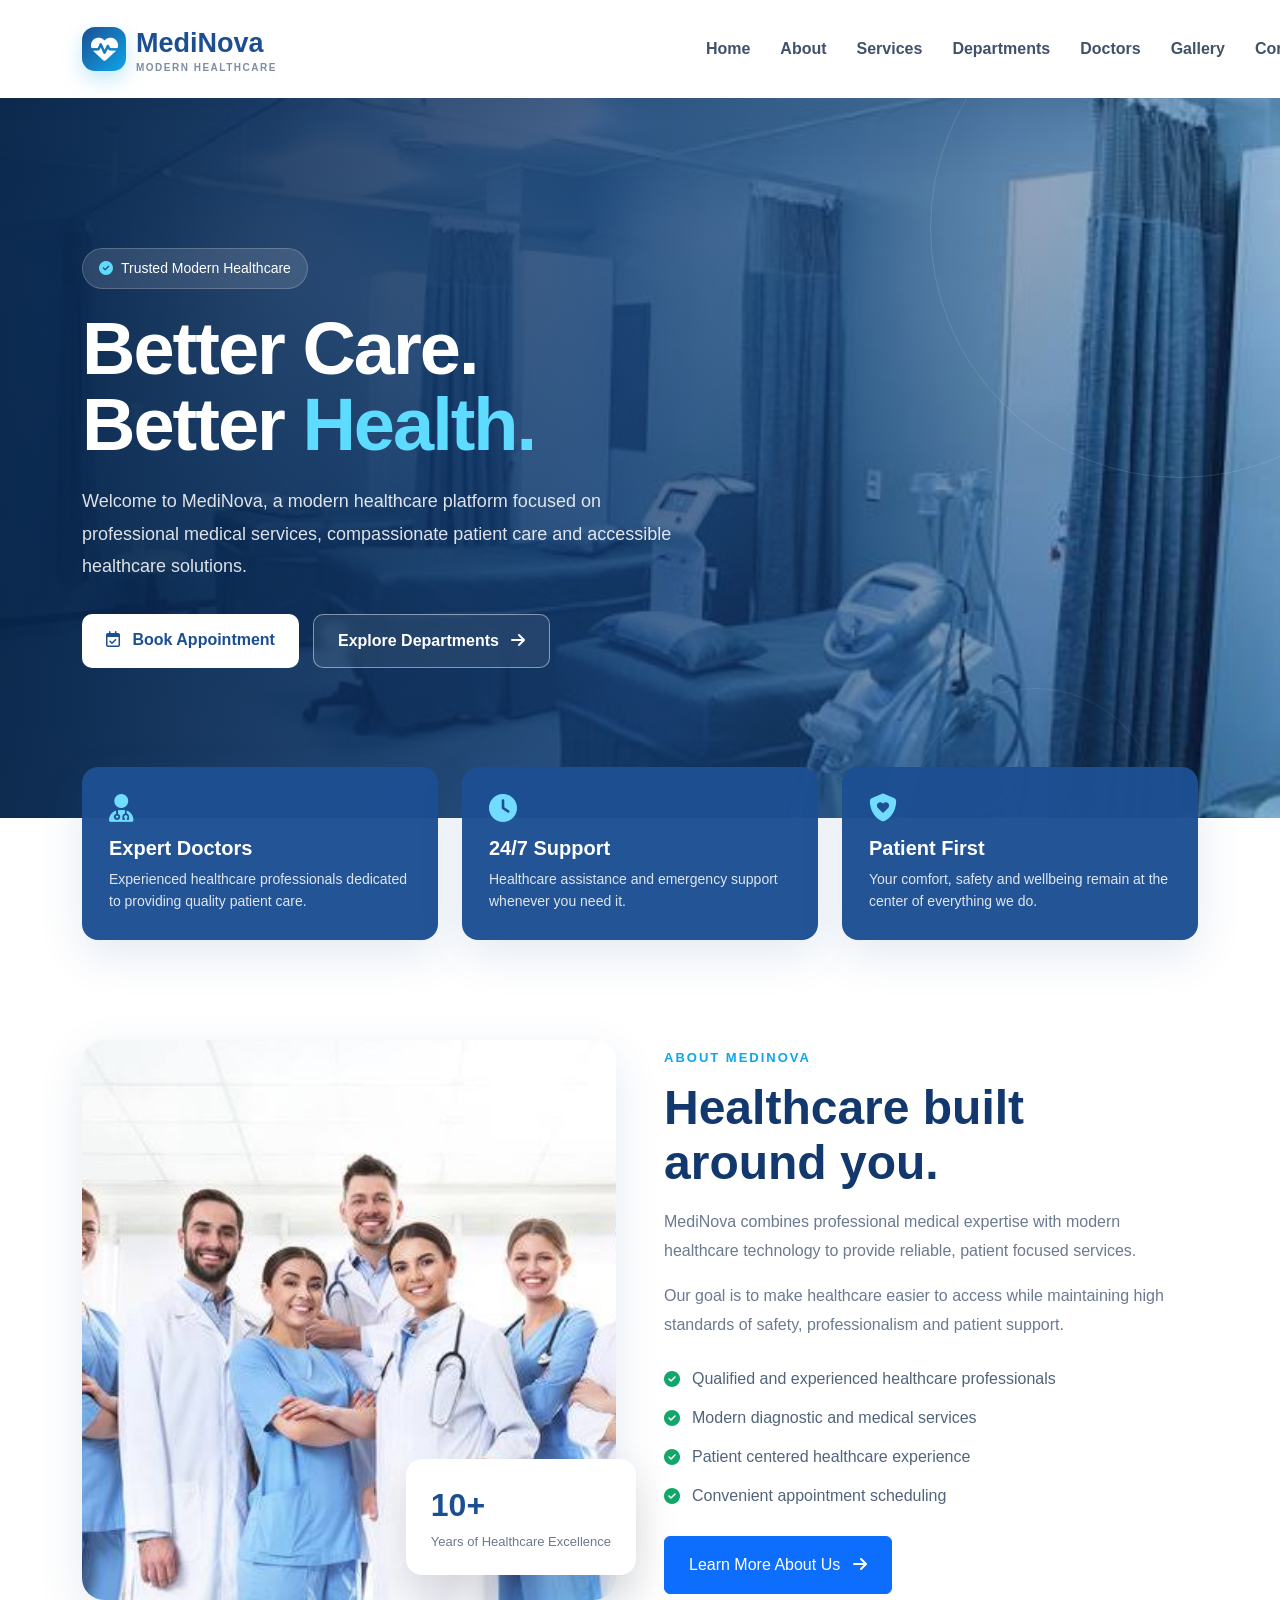
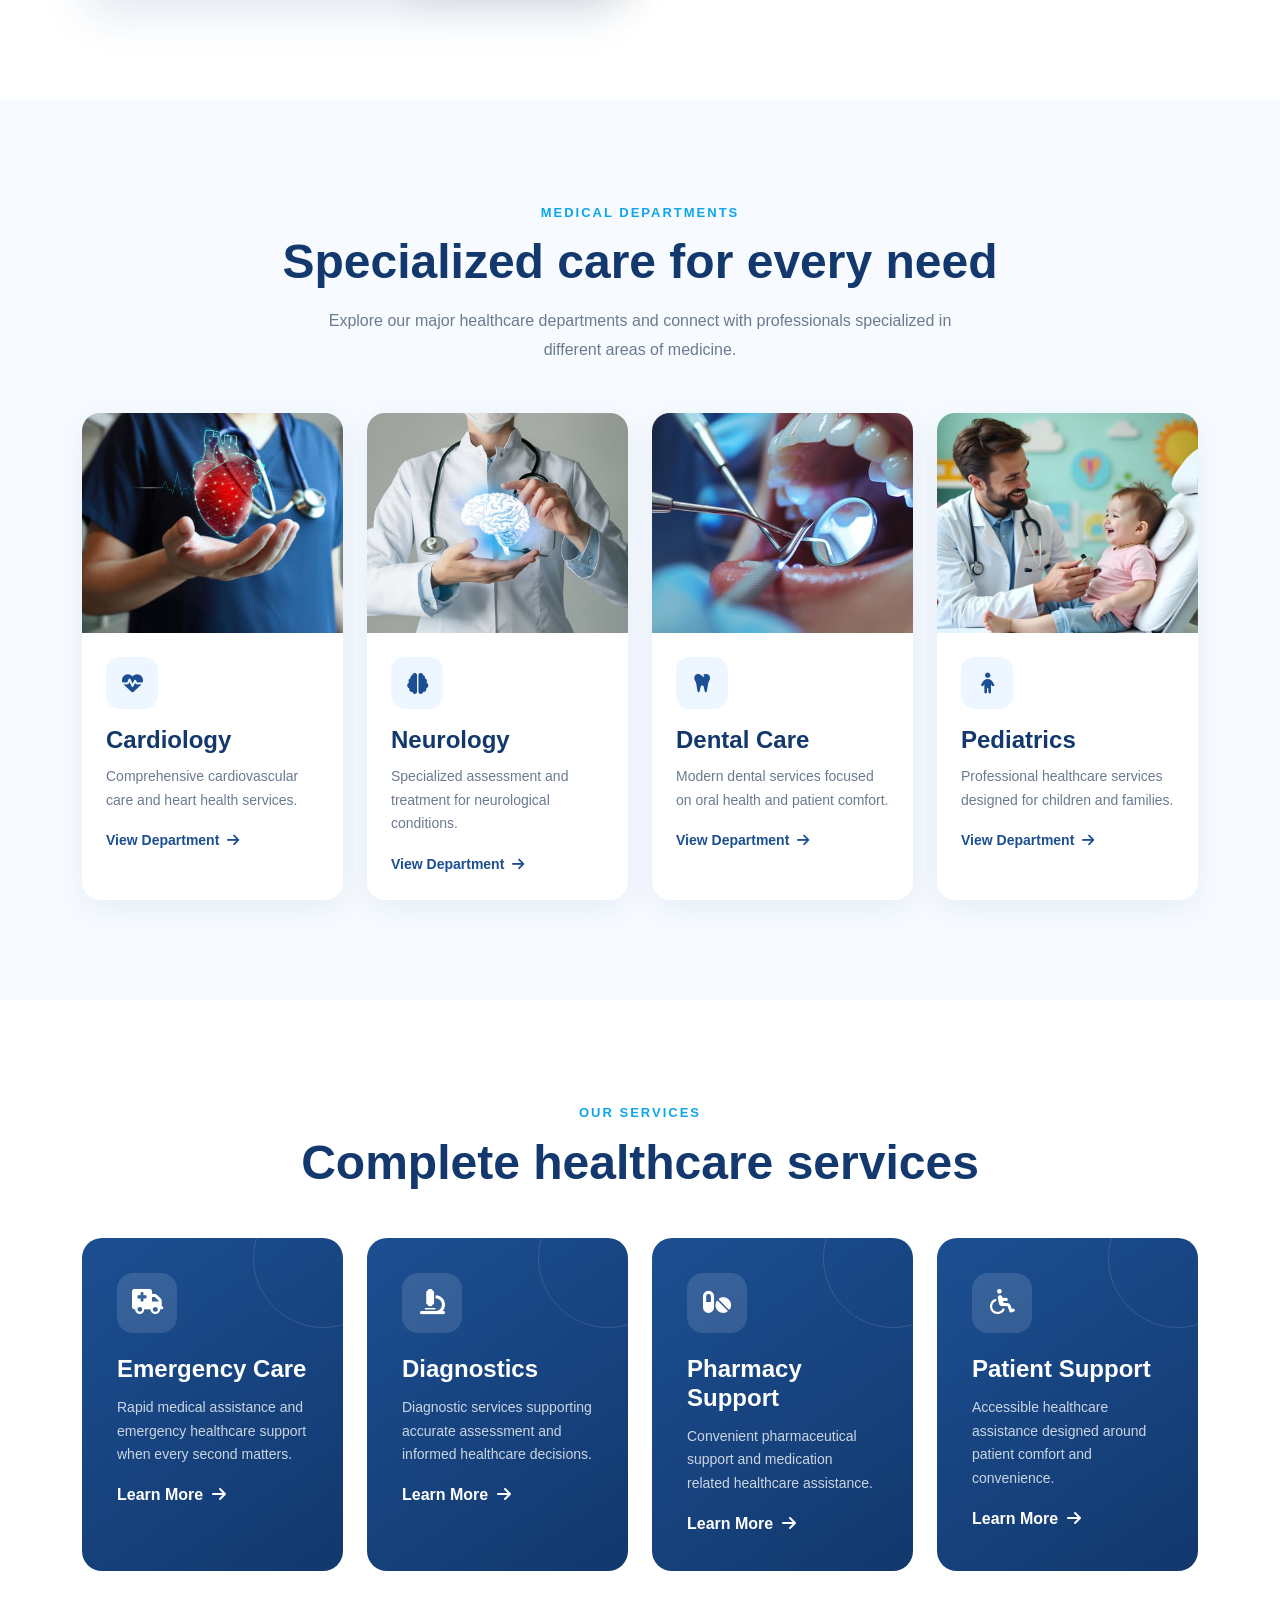
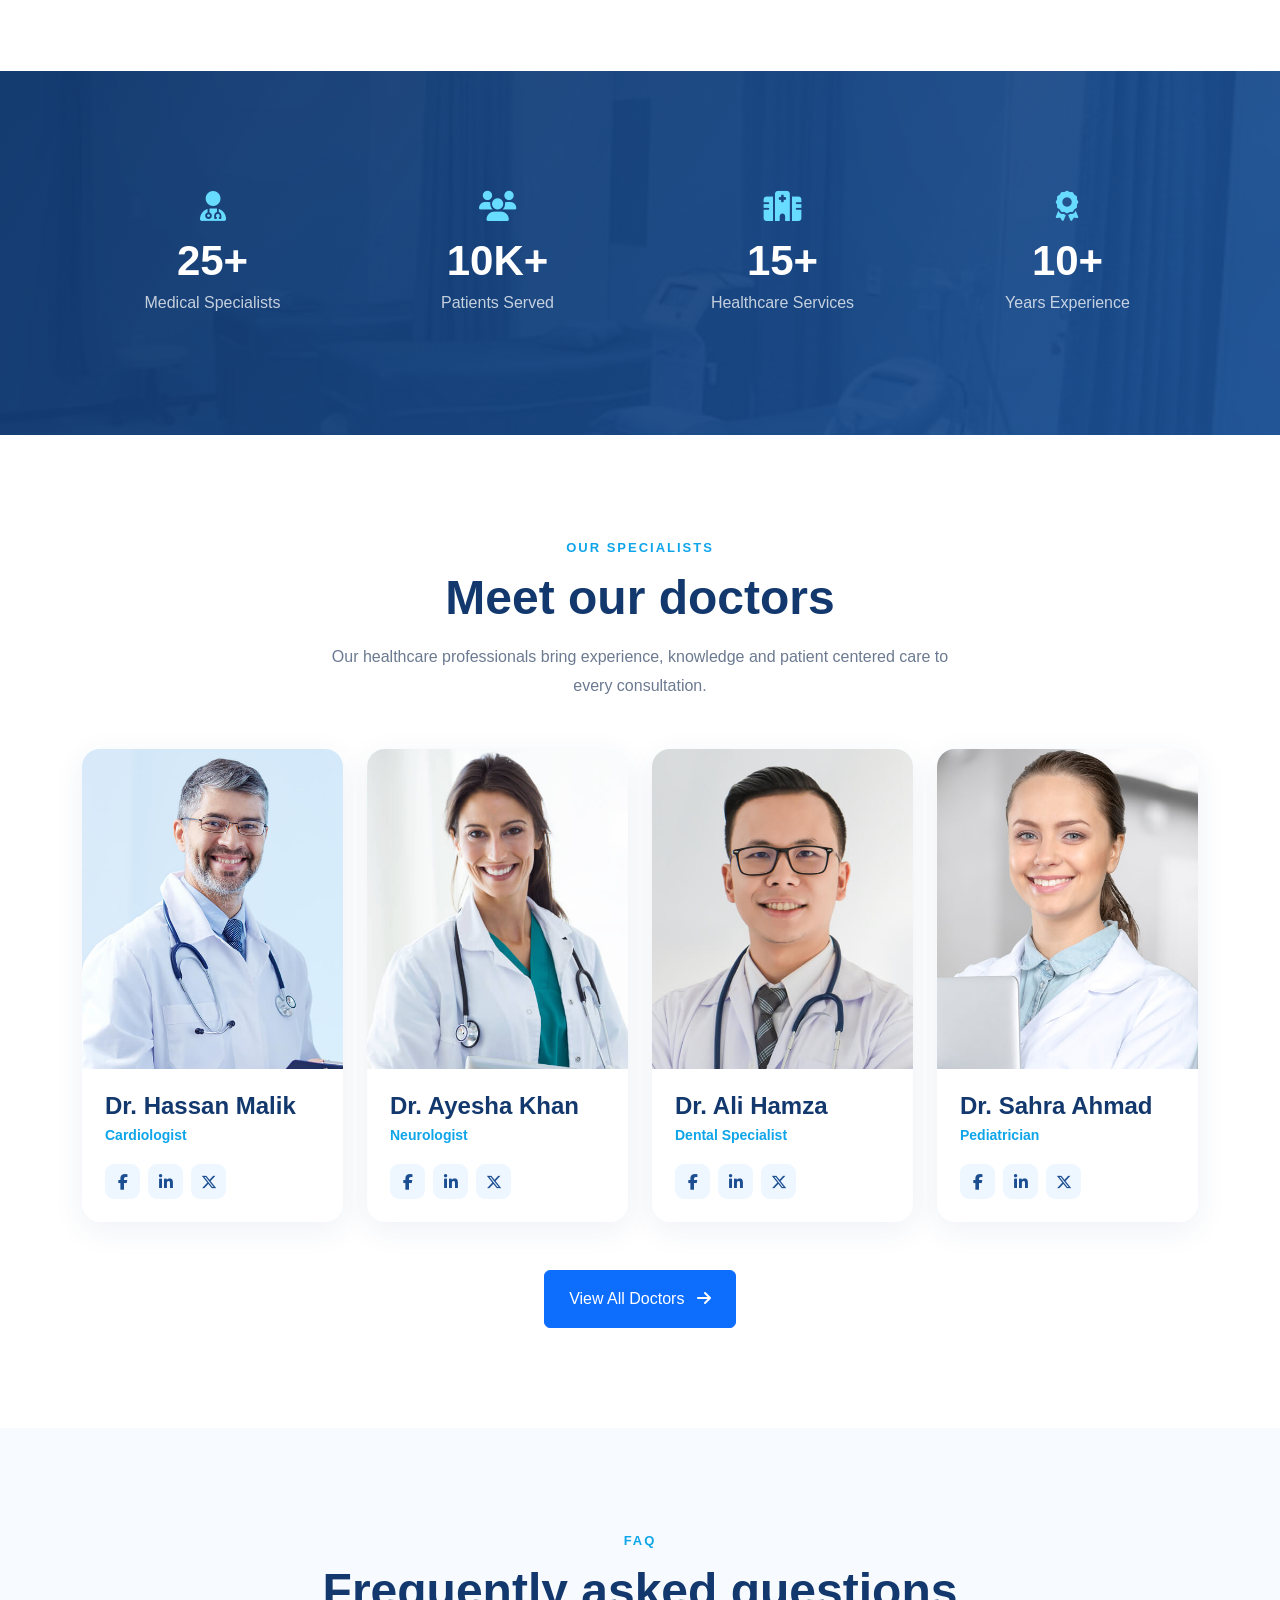
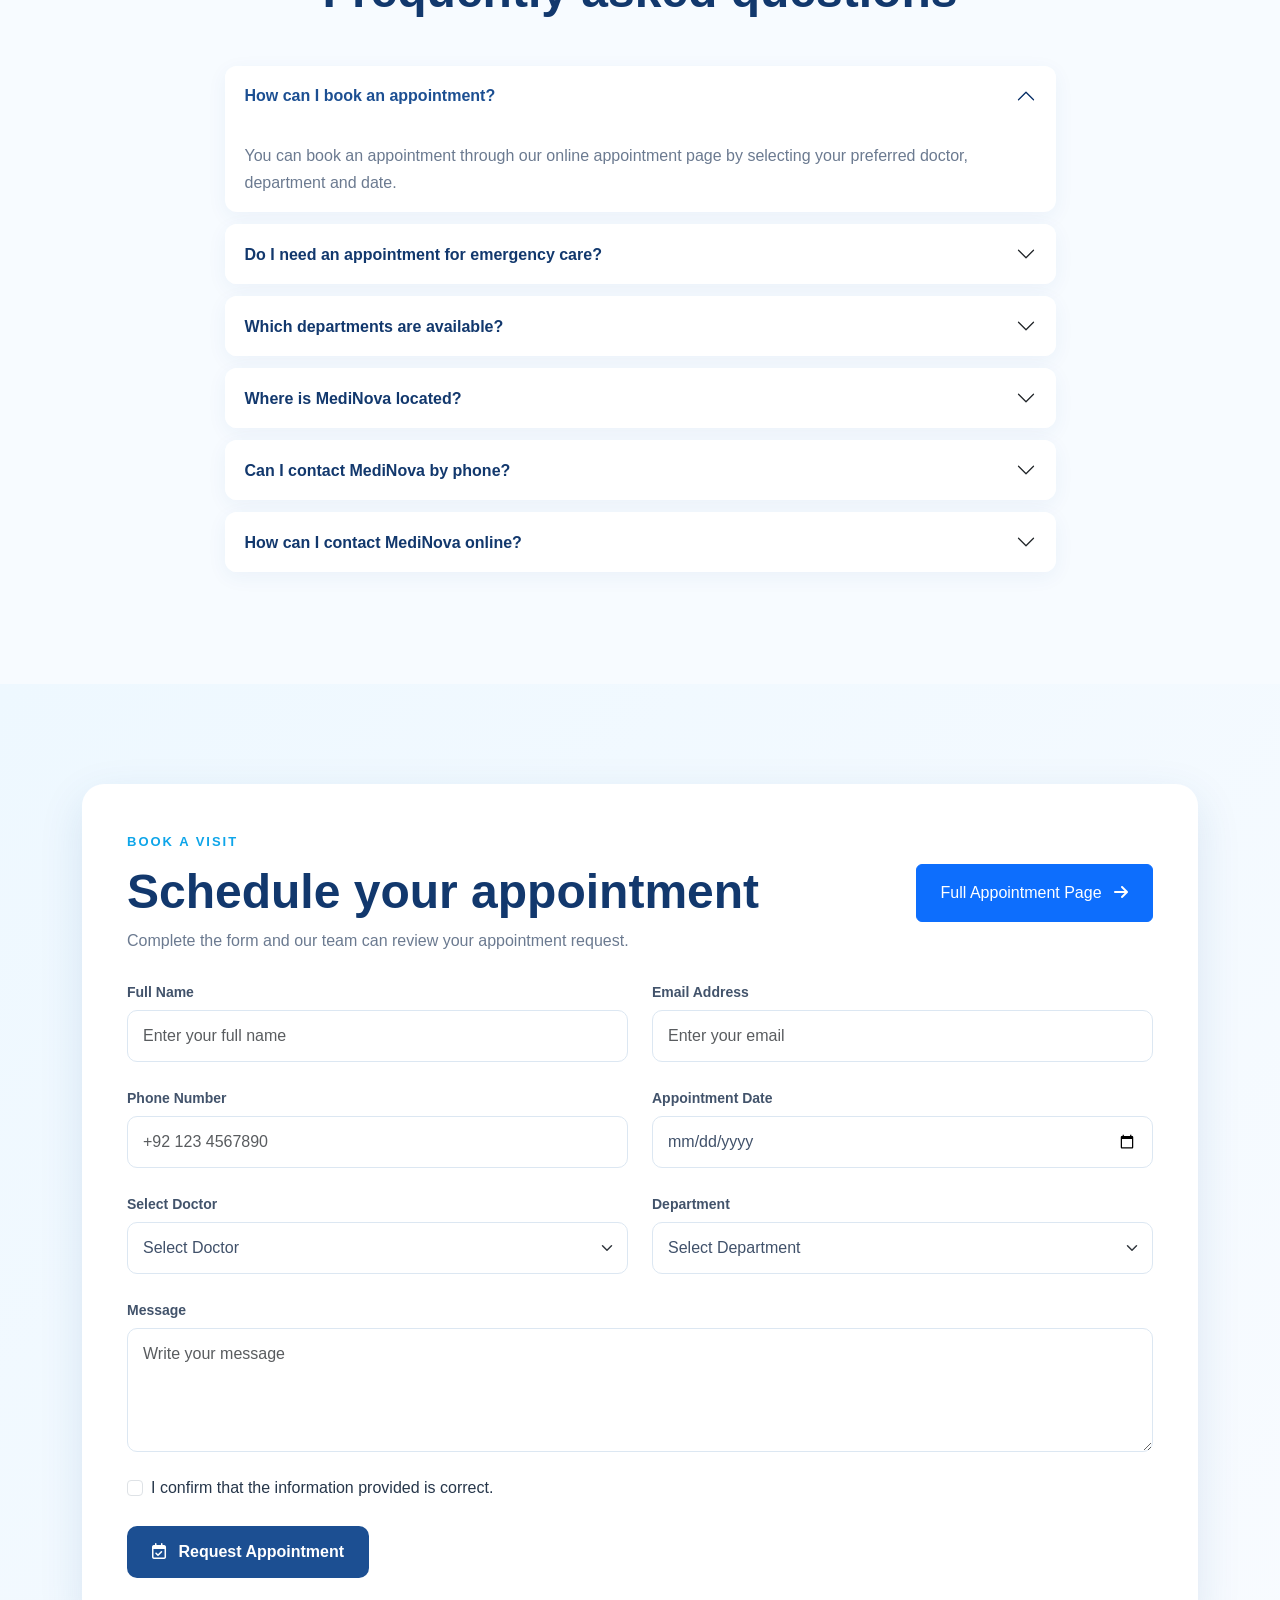
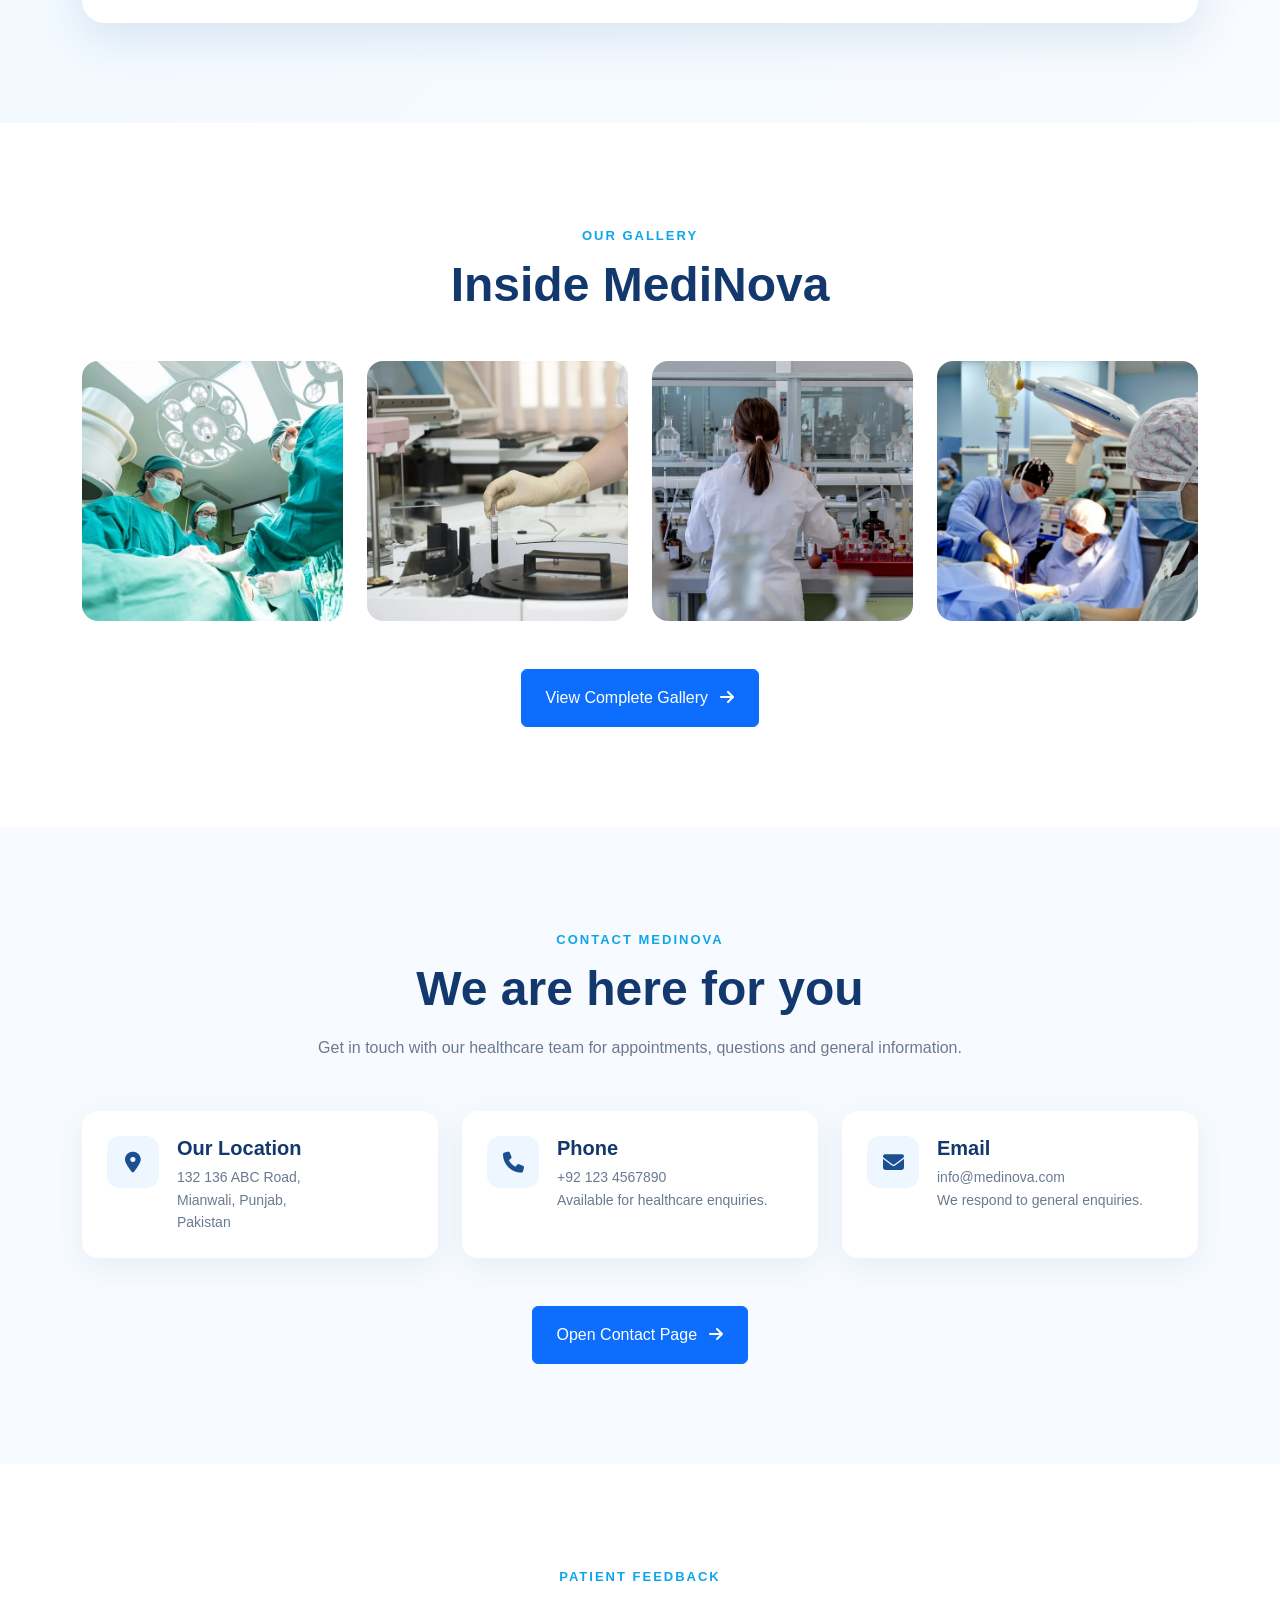
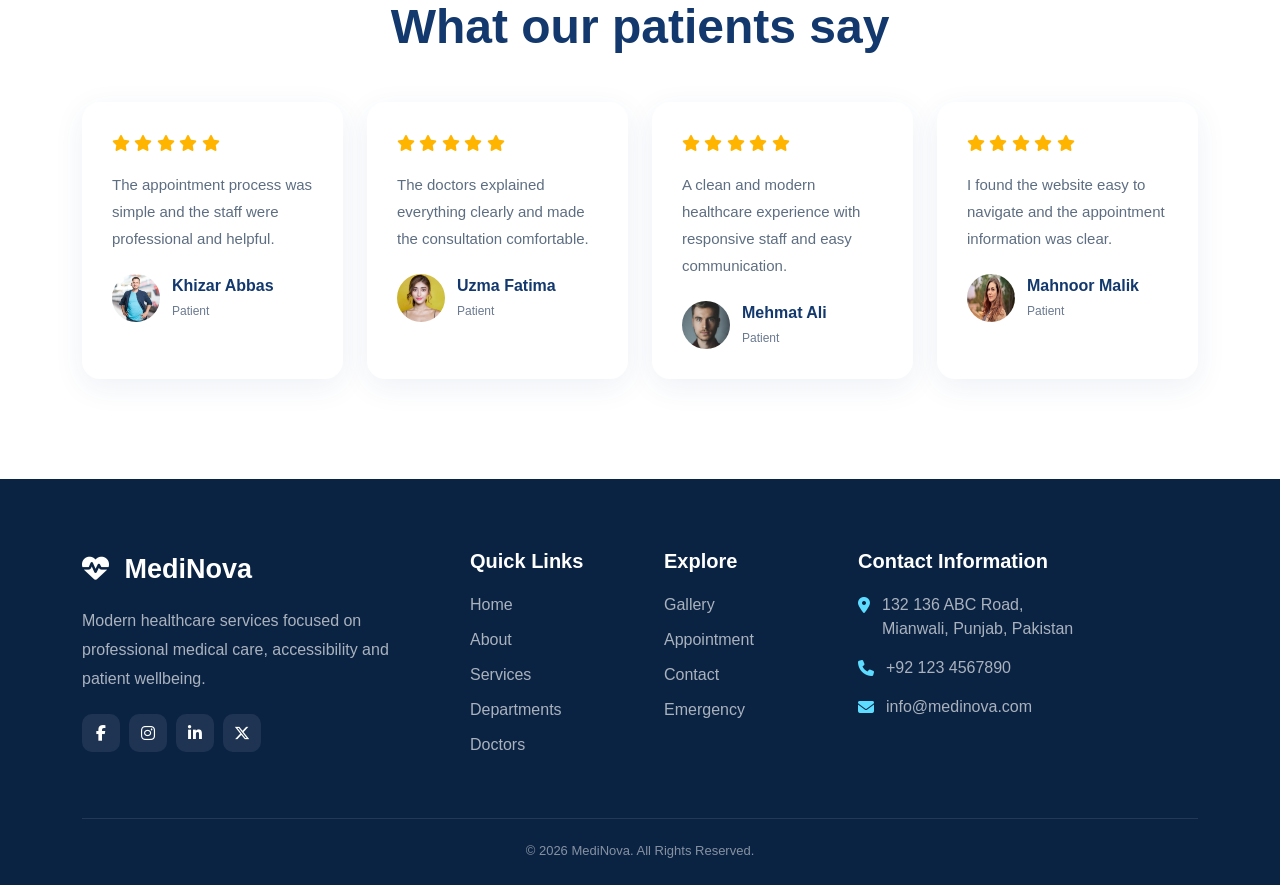
<file: index.html>
<!doctype html>
<html lang="en">

<head>
  <meta charset="utf-8">
  <meta name="viewport" content="width=device-width, initial-scale=1">

  <title>MediNova | Modern Healthcare & Medical Services</title>

  <link rel="stylesheet" href="./style.css">

  <!-- Bootstrap -->
  <link
    href="https://cdn.jsdelivr.net/npm/bootstrap@5.3.3/dist/css/bootstrap.min.css"
    rel="stylesheet">

  <!-- Font Awesome -->
  <link
    rel="stylesheet"
    href="https://cdnjs.cloudflare.com/ajax/libs/font-awesome/6.7.2/css/all.min.css">

  <style>
    :root {
      --primary: #1c4f92;
      --primary-dark: #12386d;
      --secondary: #0ea5e9;
      --light-blue: #eef7ff;
      --text: #26364a;
      --muted: #6b7a90;
      --white: #ffffff;
      --shadow: 0 15px 45px rgba(28, 79, 146, 0.12);
    }

    * {
      scroll-behavior: smooth;
    }

    body {
      font-family: Arial, Helvetica, sans-serif;
      color: var(--text);
      background: #fff;
      overflow-x: hidden;
    }

    a {
      text-decoration: none;
    }

    /* =========================
       NAVBAR
    ========================= */

    .navbar {
      background: rgba(255, 255, 255, 0.96);
      backdrop-filter: blur(15px);
      box-shadow: 0 4px 25px rgba(0, 0, 0, 0.06);
      padding: 14px 0;
      position: sticky;
      top: 0;
      z-index: 9999;
    }

    .navbar-brand {
      font-size: 27px;
      font-weight: 800;
      color: var(--primary) !important;
      display: flex;
      align-items: center;
      gap: 10px;
    }

    .navbar-brand i {
      width: 44px;
      height: 44px;
      display: flex;
      align-items: center;
      justify-content: center;
      background: linear-gradient(135deg, var(--primary), var(--secondary));
      color: white;
      border-radius: 13px;
      box-shadow: 0 8px 20px rgba(14, 165, 233, 0.25);
    }

    .brand-subtitle {
      display: block;
      font-size: 10px;
      color: #7d8da3;
      letter-spacing: 1.5px;
      text-transform: uppercase;
      margin-top: -4px;
    }

    .navbar-nav {
      align-items: center;
      gap: 4px;
    }

    .nav-link {
      color: #40516a !important;
      font-weight: 600;
      padding: 10px 13px !important;
      border-radius: 10px;
      transition: 0.3s;
    }

    .nav-link:hover {
      color: var(--primary) !important;
      background: var(--light-blue);
    }

    .nav-appointment {
      background: var(--primary);
      color: white !important;
      padding: 11px 18px !important;
      border-radius: 10px;
      margin-left: 6px;
      box-shadow: 0 8px 20px rgba(28, 79, 146, 0.2);
    }

    .nav-appointment:hover {
      background: var(--primary-dark);
      color: white !important;
      transform: translateY(-2px);
    }

    .navbar-toggler {
      border: 1px solid #d7e4f2;
      padding: 8px 10px;
    }

    .navbar-toggler:focus {
      box-shadow: none;
    }

    /* =========================
       HERO
    ========================= */

    .hero-section {
      min-height: 720px;
      position: relative;
      display: flex;
      align-items: center;
      background:
        linear-gradient(
          90deg,
          rgba(7, 35, 72, 0.94) 0%,
          rgba(18, 56, 109, 0.78) 48%,
          rgba(18, 56, 109, 0.28) 100%
        ),
        url("./images/hero.jpg") center center / cover no-repeat;
      overflow: hidden;
    }

    .hero-section::before {
      content: "";
      position: absolute;
      width: 500px;
      height: 500px;
      border: 1px solid rgba(255, 255, 255, 0.12);
      border-radius: 50%;
      right: -150px;
      top: -120px;
      animation: rotateCircle 20s linear infinite;
    }

    .hero-section::after {
      content: "";
      position: absolute;
      width: 250px;
      height: 250px;
      border: 1px solid rgba(255, 255, 255, 0.08);
      border-radius: 50%;
      right: 120px;
      bottom: -120px;
    }

    @keyframes rotateCircle {
      from {
        transform: rotate(0deg);
      }

      to {
        transform: rotate(360deg);
      }
    }

    .hero-content {
      position: relative;
      z-index: 3;
      max-width: 700px;
      color: white;
      animation: heroContent 1s ease;
    }

    @keyframes heroContent {
      from {
        opacity: 0;
        transform: translateY(35px);
      }

      to {
        opacity: 1;
        transform: translateY(0);
      }
    }

    .hero-badge {
      display: inline-flex;
      align-items: center;
      gap: 8px;
      background: rgba(255, 255, 255, 0.12);
      border: 1px solid rgba(255, 255, 255, 0.2);
      padding: 9px 16px;
      border-radius: 50px;
      margin-bottom: 22px;
      backdrop-filter: blur(10px);
      font-size: 14px;
    }

    .hero-badge i {
      color: #5ddcff;
    }

    .hero-title {
      font-size: clamp(42px, 6vw, 74px);
      line-height: 1.03;
      font-weight: 800;
      margin-bottom: 22px;
      letter-spacing: -2px;
    }

    .hero-title span {
      color: #5ddcff;
    }

    .hero-text {
      font-size: 18px;
      line-height: 1.8;
      color: rgba(255, 255, 255, 0.86);
      max-width: 620px;
      margin-bottom: 32px;
    }

    .hero-buttons {
      display: flex;
      flex-wrap: wrap;
      gap: 14px;
    }

    .btn-primary-custom {
      background: white;
      color: var(--primary);
      border: none;
      padding: 14px 24px;
      border-radius: 10px;
      font-weight: 700;
      transition: 0.3s;
    }

    .btn-primary-custom:hover {
      background: #eaf7ff;
      color: var(--primary-dark);
      transform: translateY(-3px);
    }

    .btn-outline-custom {
      background: rgba(255, 255, 255, 0.08);
      color: white;
      border: 1px solid rgba(255, 255, 255, 0.45);
      padding: 14px 24px;
      border-radius: 10px;
      font-weight: 700;
      transition: 0.3s;
      backdrop-filter: blur(5px);
    }

    .btn-outline-custom:hover {
      background: white;
      color: var(--primary);
      transform: translateY(-3px);
    }

    /* =========================
       HERO INFO CARDS
    ========================= */

    .hero-info-area {
      position: relative;
      z-index: 4;
      margin-top: -75px;
    }

    .hero-info-card {
      background: rgba(28, 79, 146, 0.97);
      color: white;
      padding: 27px;
      min-height: 150px;
      border-radius: 16px;
      box-shadow: var(--shadow);
      transition: 0.35s;
      height: 100%;
    }

    .hero-info-card:hover {
      transform: translateY(-8px);
      box-shadow: 0 22px 45px rgba(28, 79, 146, 0.22);
    }

    .hero-info-card i {
      font-size: 28px;
      margin-bottom: 14px;
      color: #72dcff;
    }

    .hero-info-card h5 {
      font-weight: 700;
      margin-bottom: 8px;
    }

    .hero-info-card p {
      margin: 0;
      opacity: 0.85;
      font-size: 14px;
      line-height: 1.6;
    }

    /* =========================
       GENERAL SECTIONS
    ========================= */

    .section-padding {
      padding: 100px 0;
    }

    .section-label {
      display: inline-block;
      color: var(--secondary);
      font-weight: 800;
      text-transform: uppercase;
      letter-spacing: 2px;
      font-size: 13px;
      margin-bottom: 12px;
    }

    .section-title {
      color: var(--primary-dark);
      font-size: clamp(32px, 4vw, 48px);
      font-weight: 800;
      line-height: 1.15;
      margin-bottom: 18px;
    }

    .section-text {
      color: var(--muted);
      line-height: 1.8;
      font-size: 16px;
    }

    /* =========================
       ABOUT
    ========================= */

    .about-image {
      position: relative;
    }

    .about-image img {
      width: 100%;
      height: 560px;
      object-fit: cover;
      border-radius: 22px;
      box-shadow: var(--shadow);
    }

    .experience-card {
      position: absolute;
      bottom: 25px;
      right: -20px;
      background: white;
      padding: 22px 25px;
      border-radius: 16px;
      box-shadow: 0 18px 45px rgba(0, 0, 0, 0.14);
    }

    .experience-card strong {
      display: block;
      color: var(--primary);
      font-size: 32px;
    }

    .experience-card span {
      color: var(--muted);
      font-size: 13px;
    }

    .about-list {
      list-style: none;
      padding: 0;
      margin: 28px 0;
    }

    .about-list li {
      display: flex;
      gap: 12px;
      margin-bottom: 15px;
      color: #52647a;
    }

    .about-list i {
      color: #12a76a;
      margin-top: 4px;
    }

    /* =========================
       DEPARTMENTS
    ========================= */

    .department-section {
      background: #f7fbff;
    }

    .department-card {
      background: white;
      border-radius: 18px;
      overflow: hidden;
      box-shadow: 0 8px 30px rgba(28, 79, 146, 0.08);
      transition: 0.35s;
      height: 100%;
    }

    .department-card:hover {
      transform: translateY(-10px);
      box-shadow: 0 20px 45px rgba(28, 79, 146, 0.15);
    }

    .department-card img {
      width: 100%;
      height: 220px;
      object-fit: cover;
    }

    .department-body {
      padding: 24px;
    }

    .department-icon {
      width: 52px;
      height: 52px;
      display: flex;
      align-items: center;
      justify-content: center;
      background: var(--light-blue);
      color: var(--primary);
      border-radius: 14px;
      font-size: 21px;
      margin-bottom: 17px;
    }

    .department-body h4 {
      font-weight: 800;
      color: var(--primary-dark);
      margin-bottom: 10px;
    }

    .department-body p {
      color: var(--muted);
      line-height: 1.7;
      font-size: 14px;
    }

    .read-more {
      color: var(--primary);
      font-weight: 700;
      font-size: 14px;
    }

    /* =========================
       SERVICES
    ========================= */

    .service-card {
      background: linear-gradient(145deg, #1c4f92, #12386d);
      color: white;
      padding: 35px;
      border-radius: 20px;
      min-height: 260px;
      transition: 0.35s;
      position: relative;
      overflow: hidden;
      height: 100%;
    }

    .service-card::before {
      content: "";
      position: absolute;
      width: 140px;
      height: 140px;
      border: 1px solid rgba(255, 255, 255, 0.12);
      border-radius: 50%;
      right: -50px;
      top: -50px;
    }

    .service-card:hover {
      transform: translateY(-8px);
      box-shadow: 0 20px 45px rgba(28, 79, 146, 0.22);
    }

    .service-icon {
      width: 60px;
      height: 60px;
      border-radius: 16px;
      background: rgba(255, 255, 255, 0.12);
      display: flex;
      align-items: center;
      justify-content: center;
      font-size: 25px;
      margin-bottom: 22px;
    }

    .service-card h4 {
      font-weight: 800;
      margin-bottom: 12px;
    }

    .service-card p {
      color: rgba(255, 255, 255, 0.78);
      line-height: 1.7;
      font-size: 14px;
    }

    /* =========================
       DOCTORS
    ========================= */

    .doctor-card {
      background: white;
      border-radius: 18px;
      overflow: hidden;
      box-shadow: 0 8px 30px rgba(28, 79, 146, 0.08);
      transition: 0.35s;
      height: 100%;
    }

    .doctor-card:hover {
      transform: translateY(-8px);
      box-shadow: 0 20px 45px rgba(28, 79, 146, 0.16);
    }

    .doctor-image {
      height: 320px;
      overflow: hidden;
      background: #eef6ff;
    }

    .doctor-image img {
      width: 100%;
      height: 100%;
      object-fit: cover;
      transition: 0.5s;
    }

    .doctor-card:hover .doctor-image img {
      transform: scale(1.06);
    }

    .doctor-body {
      padding: 23px;
    }

    .doctor-body h4 {
      color: var(--primary-dark);
      font-weight: 800;
      margin-bottom: 5px;
    }

    .doctor-specialty {
      color: var(--secondary);
      font-size: 14px;
      font-weight: 700;
    }

    .doctor-social {
      margin-top: 18px;
      display: flex;
      gap: 8px;
    }

    .doctor-social a {
      width: 35px;
      height: 35px;
      display: flex;
      align-items: center;
      justify-content: center;
      border-radius: 9px;
      background: var(--light-blue);
      color: var(--primary);
      transition: 0.3s;
    }

    .doctor-social a:hover {
      background: var(--primary);
      color: white;
    }

    /* =========================
       STATS
    ========================= */

    .stats-section {
      background:
        linear-gradient(
          120deg,
          rgba(18, 56, 109, 0.96),
          rgba(28, 79, 146, 0.93)
        ),
        url("./images/hero.jpg") center / cover;
      color: white;
    }

    .stat-box {
      text-align: center;
      padding: 20px;
    }

    .stat-box i {
      font-size: 30px;
      color: #68dcff;
      margin-bottom: 15px;
    }

    .stat-box h2 {
      font-size: 42px;
      font-weight: 800;
      margin-bottom: 5px;
    }

    .stat-box p {
      margin: 0;
      color: rgba(255, 255, 255, 0.75);
    }

    /* =========================
       FAQ
    ========================= */

    .faq-section {
      background: #f7fbff;
    }

    .accordion-item {
      border: none;
      margin-bottom: 12px;
      border-radius: 12px !important;
      overflow: hidden;
      box-shadow: 0 5px 20px rgba(28, 79, 146, 0.06);
    }

    .accordion-button {
      padding: 20px;
      font-weight: 700;
      color: var(--primary-dark);
      background: white;
    }

    .accordion-button:not(.collapsed) {
      color: var(--primary);
      background: white;
      box-shadow: none;
    }

    .accordion-button:focus {
      box-shadow: none;
    }

    .accordion-body {
      color: var(--muted);
      line-height: 1.7;
    }

    /* =========================
       APPOINTMENT
    ========================= */

    .appointment-section {
      background: linear-gradient(135deg, #eef8ff, #f8fbff);
    }

    .appointment-box {
      background: white;
      border-radius: 22px;
      padding: 45px;
      box-shadow: var(--shadow);
    }

    .form-control,
    .form-select {
      border: 1px solid #dce7f2;
      padding: 13px 15px;
      border-radius: 10px;
      color: #40516a;
    }

    .form-control:focus,
    .form-select:focus {
      border-color: var(--secondary);
      box-shadow: 0 0 0 4px rgba(14, 165, 233, 0.08);
    }

    .form-label {
      font-size: 14px;
      font-weight: 700;
      color: #42536b;
      margin-bottom: 7px;
    }

    .submit-btn {
      border: none;
      background: var(--primary);
      color: white;
      padding: 14px 25px;
      border-radius: 10px;
      font-weight: 700;
      transition: 0.3s;
    }

    .submit-btn:hover {
      background: var(--primary-dark);
      transform: translateY(-2px);
    }

    /* =========================
       GALLERY
    ========================= */

    .gallery-item {
      position: relative;
      overflow: hidden;
      border-radius: 16px;
      height: 260px;
    }

    .gallery-item img {
      width: 100%;
      height: 100%;
      object-fit: cover;
      transition: 0.5s;
    }

    .gallery-overlay {
      position: absolute;
      inset: 0;
      background: rgba(18, 56, 109, 0.7);
      display: flex;
      align-items: center;
      justify-content: center;
      opacity: 0;
      transition: 0.35s;
    }

    .gallery-overlay i {
      color: white;
      font-size: 28px;
    }

    .gallery-item:hover img {
      transform: scale(1.08);
    }

    .gallery-item:hover .gallery-overlay {
      opacity: 1;
    }

    /* =========================
       CONTACT
    ========================= */

    .contact-card {
      padding: 25px;
      background: white;
      border-radius: 16px;
      box-shadow: 0 8px 30px rgba(28, 79, 146, 0.08);
      height: 100%;
      display: flex;
      gap: 18px;
    }

    .contact-icon {
      min-width: 52px;
      width: 52px;
      height: 52px;
      border-radius: 13px;
      background: var(--light-blue);
      color: var(--primary);
      display: flex;
      align-items: center;
      justify-content: center;
      font-size: 21px;
    }

    .contact-card h5 {
      color: var(--primary-dark);
      font-weight: 800;
      margin-bottom: 6px;
    }

    .contact-card p {
      color: var(--muted);
      margin: 0;
      line-height: 1.6;
      font-size: 14px;
    }

    /* =========================
       TESTIMONIALS
    ========================= */

    .testimonial-card {
      background: white;
      padding: 30px;
      border-radius: 18px;
      box-shadow: 0 8px 30px rgba(28, 79, 146, 0.08);
      height: 100%;
    }

    .stars {
      color: #ffb400;
      margin-bottom: 15px;
    }

    .testimonial-text {
      color: #5e6e82;
      line-height: 1.8;
      font-size: 15px;
    }

    .reviewer {
      display: flex;
      align-items: center;
      gap: 12px;
      margin-top: 22px;
    }

    .reviewer img {
      width: 48px;
      height: 48px;
      border-radius: 50%;
      object-fit: cover;
    }

    .reviewer strong {
      color: var(--primary-dark);
      display: block;
    }

    .reviewer span {
      font-size: 12px;
      color: var(--muted);
    }

    /* =========================
       FOOTER
    ========================= */

    footer {
      background: #0b2343;
      color: white;
      padding: 70px 0 25px;
    }

    .footer-brand {
      font-size: 27px;
      font-weight: 800;
      margin-bottom: 18px;
    }

    .footer-text {
      color: rgba(255, 255, 255, 0.65);
      line-height: 1.8;
      max-width: 360px;
    }

    .footer-title {
      font-weight: 800;
      margin-bottom: 20px;
    }

    .footer-links {
      list-style: none;
      padding: 0;
      margin: 0;
    }

    .footer-links li {
      margin-bottom: 11px;
    }

    .footer-links a {
      color: rgba(255, 255, 255, 0.65);
      transition: 0.3s;
    }

    .footer-links a:hover {
      color: #5ddcff;
      padding-left: 4px;
    }

    .footer-contact {
      display: flex;
      gap: 12px;
      margin-bottom: 15px;
      color: rgba(255, 255, 255, 0.65);
    }

    .footer-contact i {
      color: #5ddcff;
      margin-top: 4px;
    }

    .social-links {
      display: flex;
      gap: 9px;
      margin-top: 20px;
    }

    .social-links a {
      width: 38px;
      height: 38px;
      display: flex;
      align-items: center;
      justify-content: center;
      background: rgba(255, 255, 255, 0.08);
      color: white;
      border-radius: 10px;
      transition: 0.3s;
    }

    .social-links a:hover {
      background: var(--secondary);
      transform: translateY(-3px);
    }

    .copyright {
      border-top: 1px solid rgba(255, 255, 255, 0.1);
      margin-top: 50px;
      padding-top: 22px;
      color: rgba(255, 255, 255, 0.5);
      font-size: 13px;
    }

    /* =========================
       ANIMATION
    ========================= */

    .reveal {
      opacity: 0;
      transform: translateY(25px);
      transition: 0.8s ease;
    }

    .reveal.show {
      opacity: 1;
      transform: translateY(0);
    }

    /* =========================
       RESPONSIVE
    ========================= */

    @media (max-width: 991px) {
      .navbar-nav {
        padding-top: 15px;
      }

      .nav-appointment {
        display: inline-block;
        margin: 8px 0 0;
      }

      .hero-section {
        min-height: 650px;
      }

      .hero-info-area {
        margin-top: 35px;
      }

      .about-image img {
        height: 450px;
      }

      .experience-card {
        right: 15px;
      }
    }

    @media (max-width: 767px) {
      .section-padding {
        padding: 70px 0;
      }

      .hero-section {
        min-height: 650px;
        background-position: 60% center;
      }

      .hero-title {
        font-size: 44px;
      }

      .hero-text {
        font-size: 16px;
      }

      .hero-buttons {
        flex-direction: column;
        align-items: stretch;
      }

      .hero-buttons a {
        text-align: center;
      }

      .appointment-box {
        padding: 25px;
      }

      .about-image img {
        height: 350px;
      }

      .experience-card {
        right: 10px;
        bottom: 10px;
      }

      .doctor-image {
        height: 280px;
      }
    }
  </style>
</head>

<body>

  <!-- =========================
       NAVBAR
  ========================= -->

  <nav class="navbar navbar-expand-lg">
    <div class="container">

      <a class="navbar-brand" href="./index.html">
        <i class="fa-solid fa-heart-pulse"></i>

        <span>
          MediNova
          <small class="brand-subtitle">Modern Healthcare</small>
        </span>
      </a>

      <button
        class="navbar-toggler"
        type="button"
        data-bs-toggle="collapse"
        data-bs-target="#mainNavbar"
        aria-controls="mainNavbar"
        aria-expanded="false"
        aria-label="Toggle navigation">

        <span class="navbar-toggler-icon"></span>
      </button>

      <div class="collapse navbar-collapse" id="mainNavbar">

        <ul class="navbar-nav ms-auto">

          <li class="nav-item">
            <a class="nav-link" href="./index.html">Home</a>
          </li>

          <li class="nav-item">
            <a class="nav-link" href="./about.html">About</a>
          </li>

          <li class="nav-item">
            <a class="nav-link" href="./service.html">Services</a>
          </li>

          <li class="nav-item">
            <a class="nav-link" href="./departments.html">Departments</a>
          </li>

          <li class="nav-item">
            <a class="nav-link" href="./doctors.html">Doctors</a>
          </li>

          <li class="nav-item">
            <a class="nav-link" href="./gallery.html">Gallery</a>
          </li>

          <li class="nav-item">
            <a class="nav-link" href="./contact.html">Contact</a>
          </li>

          <li class="nav-item">
            <a class="nav-link nav-appointment" href="./appointment.html">
              <i class="fa-regular fa-calendar-check me-1"></i>
              Appointment
            </a>
          </li>

        </ul>

      </div>
    </div>
  </nav>


  <!-- =========================
       HERO
  ========================= -->

  <section class="hero-section">

    <div class="container">

      <div class="hero-content">

        <div class="hero-badge">
          <i class="fa-solid fa-circle-check"></i>
          Trusted Modern Healthcare
        </div>

        <h1 class="hero-title">
          Better Care.<br>
          Better <span>Health.</span>
        </h1>

        <p class="hero-text">
          Welcome to MediNova, a modern healthcare platform focused on
          professional medical services, compassionate patient care and
          accessible healthcare solutions.
        </p>

        <div class="hero-buttons">

          <a href="./appointment.html" class="btn-primary-custom">
            <i class="fa-regular fa-calendar-check me-2"></i>
            Book Appointment
          </a>

          <a href="./departments.html" class="btn-outline-custom">
            Explore Departments
            <i class="fa-solid fa-arrow-right ms-2"></i>
          </a>

        </div>

      </div>

    </div>

  </section>


  <!-- =========================
       HERO INFO
  ========================= -->

  <section class="hero-info-area">

    <div class="container">

      <div class="row g-4">

        <div class="col-lg-4 col-md-6 reveal">

          <div class="hero-info-card">

            <i class="fa-solid fa-user-doctor"></i>

            <h5>Expert Doctors</h5>

            <p>
              Experienced healthcare professionals dedicated to
              providing quality patient care.
            </p>

          </div>

        </div>


        <div class="col-lg-4 col-md-6 reveal">

          <div class="hero-info-card">

            <i class="fa-solid fa-clock"></i>

            <h5>24/7 Support</h5>

            <p>
              Healthcare assistance and emergency support whenever
              you need it.
            </p>

          </div>

        </div>


        <div class="col-lg-4 col-md-12 reveal">

          <div class="hero-info-card">

            <i class="fa-solid fa-shield-heart"></i>

            <h5>Patient First</h5>

            <p>
              Your comfort, safety and wellbeing remain at the center
              of everything we do.
            </p>

          </div>

        </div>

      </div>

    </div>

  </section>


  <!-- =========================
       ABOUT
  ========================= -->

  <section class="section-padding">

    <div class="container">

      <div class="row align-items-center g-5">

        <div class="col-lg-6 reveal">

          <div class="about-image">

            <img
              src="./images/about.jpg"
              alt="MediNova healthcare facility">

            <div class="experience-card">
              <strong>10+</strong>
              <span>Years of Healthcare Excellence</span>
            </div>

          </div>

        </div>


        <div class="col-lg-6 reveal">

          <span class="section-label">About MediNova</span>

          <h2 class="section-title">
            Healthcare built around you.
          </h2>

          <p class="section-text">
            MediNova combines professional medical expertise with
            modern healthcare technology to provide reliable,
            patient focused services.
          </p>

          <p class="section-text">
            Our goal is to make healthcare easier to access while
            maintaining high standards of safety, professionalism
            and patient support.
          </p>

          <ul class="about-list">

            <li>
              <i class="fa-solid fa-circle-check"></i>
              Qualified and experienced healthcare professionals
            </li>

            <li>
              <i class="fa-solid fa-circle-check"></i>
              Modern diagnostic and medical services
            </li>

            <li>
              <i class="fa-solid fa-circle-check"></i>
              Patient centered healthcare experience
            </li>

            <li>
              <i class="fa-solid fa-circle-check"></i>
              Convenient appointment scheduling
            </li>

          </ul>

          <a href="./about.html" class="btn btn-primary px-4 py-3">
            Learn More About Us
            <i class="fa-solid fa-arrow-right ms-2"></i>
          </a>

        </div>

      </div>

    </div>

  </section>


  <!-- =========================
       DEPARTMENTS
  ========================= -->

  <section class="section-padding department-section">

    <div class="container">

      <div class="text-center mb-5 reveal">

        <span class="section-label">Medical Departments</span>

        <h2 class="section-title">
          Specialized care for every need
        </h2>

        <p class="section-text mx-auto" style="max-width: 650px;">
          Explore our major healthcare departments and connect
          with professionals specialized in different areas of medicine.
        </p>

      </div>


      <div class="row g-4">

        <!-- Cardiology -->

        <div class="col-lg-3 col-md-6 reveal">

          <div class="department-card">

            <img
              src="./images/cardiology.jpg"
              alt="Cardiology Department">

            <div class="department-body">

              <div class="department-icon">
                <i class="fa-solid fa-heart-pulse"></i>
              </div>

              <h4>Cardiology</h4>

              <p>
                Comprehensive cardiovascular care and heart health
                services.
              </p>

              <a href="./departments.html" class="read-more">
                View Department
                <i class="fa-solid fa-arrow-right ms-1"></i>
              </a>

            </div>

          </div>

        </div>


        <!-- Neurology -->

        <div class="col-lg-3 col-md-6 reveal">

          <div class="department-card">

            <img
              src="./images/Neuro.jpg"
              alt="Neurology Department">

            <div class="department-body">

              <div class="department-icon">
                <i class="fa-solid fa-brain"></i>
              </div>

              <h4>Neurology</h4>

              <p>
                Specialized assessment and treatment for neurological
                conditions.
              </p>

              <a href="./departments.html" class="read-more">
                View Department
                <i class="fa-solid fa-arrow-right ms-1"></i>
              </a>

            </div>

          </div>

        </div>


        <!-- Dental -->

        <div class="col-lg-3 col-md-6 reveal">

          <div class="department-card">

            <img
              src="./images/dental.jpg"
              alt="Dental Department">

            <div class="department-body">

              <div class="department-icon">
                <i class="fa-solid fa-tooth"></i>
              </div>

              <h4>Dental Care</h4>

              <p>
                Modern dental services focused on oral health and
                patient comfort.
              </p>

              <a href="./departments.html" class="read-more">
                View Department
                <i class="fa-solid fa-arrow-right ms-1"></i>
              </a>

            </div>

          </div>

        </div>


        <!-- Pediatrics -->

        <div class="col-lg-3 col-md-6 reveal">

          <div class="department-card">

            <img
              src="./images/Pediatrics.jpg"
              alt="Pediatrics Department">

            <div class="department-body">

              <div class="department-icon">
                <i class="fa-solid fa-child"></i>
              </div>

              <h4>Pediatrics</h4>

              <p>
                Professional healthcare services designed for
                children and families.
              </p>

              <a href="./departments.html" class="read-more">
                View Department
                <i class="fa-solid fa-arrow-right ms-1"></i>
              </a>

            </div>

          </div>

        </div>

      </div>

    </div>

  </section>


  <!-- =========================
       SERVICES
  ========================= -->

  <section class="section-padding">

    <div class="container">

      <div class="text-center mb-5 reveal">

        <span class="section-label">Our Services</span>

        <h2 class="section-title">
          Complete healthcare services
        </h2>

      </div>


      <div class="row g-4">

        <div class="col-lg-3 col-md-6 reveal">

          <div class="service-card">

            <div class="service-icon">
              <i class="fa-solid fa-truck-medical"></i>
            </div>

            <h4>Emergency Care</h4>

            <p>
              Rapid medical assistance and emergency healthcare
              support when every second matters.
            </p>

            <a href="./service.html" class="text-white fw-bold">
              Learn More
              <i class="fa-solid fa-arrow-right ms-1"></i>
            </a>

          </div>

        </div>


        <div class="col-lg-3 col-md-6 reveal">

          <div class="service-card">

            <div class="service-icon">
              <i class="fa-solid fa-microscope"></i>
            </div>

            <h4>Diagnostics</h4>

            <p>
              Diagnostic services supporting accurate assessment
              and informed healthcare decisions.
            </p>

            <a href="./service.html" class="text-white fw-bold">
              Learn More
              <i class="fa-solid fa-arrow-right ms-1"></i>
            </a>

          </div>

        </div>


        <div class="col-lg-3 col-md-6 reveal">

          <div class="service-card">

            <div class="service-icon">
              <i class="fa-solid fa-pills"></i>
            </div>

            <h4>Pharmacy Support</h4>

            <p>
              Convenient pharmaceutical support and medication
              related healthcare assistance.
            </p>

            <a href="./service.html" class="text-white fw-bold">
              Learn More
              <i class="fa-solid fa-arrow-right ms-1"></i>
            </a>

          </div>

        </div>


        <div class="col-lg-3 col-md-6 reveal">

          <div class="service-card">

            <div class="service-icon">
              <i class="fa-solid fa-wheelchair"></i>
            </div>

            <h4>Patient Support</h4>

            <p>
              Accessible healthcare assistance designed around
              patient comfort and convenience.
            </p>

            <a href="./service.html" class="text-white fw-bold">
              Learn More
              <i class="fa-solid fa-arrow-right ms-1"></i>
            </a>

          </div>

        </div>

      </div>

    </div>

  </section>


  <!-- =========================
       STATS
  ========================= -->

  <section class="section-padding stats-section">

    <div class="container">

      <div class="row g-4">

        <div class="col-lg-3 col-6 reveal">

          <div class="stat-box">

            <i class="fa-solid fa-user-doctor"></i>

            <h2>25+</h2>

            <p>Medical Specialists</p>

          </div>

        </div>


        <div class="col-lg-3 col-6 reveal">

          <div class="stat-box">

            <i class="fa-solid fa-users"></i>

            <h2>10K+</h2>

            <p>Patients Served</p>

          </div>

        </div>


        <div class="col-lg-3 col-6 reveal">

          <div class="stat-box">

            <i class="fa-solid fa-hospital"></i>

            <h2>15+</h2>

            <p>Healthcare Services</p>

          </div>

        </div>


        <div class="col-lg-3 col-6 reveal">

          <div class="stat-box">

            <i class="fa-solid fa-award"></i>

            <h2>10+</h2>

            <p>Years Experience</p>

          </div>

        </div>

      </div>

    </div>

  </section>


  <!-- =========================
       DOCTORS
  ========================= -->

  <section class="section-padding">

    <div class="container">

      <div class="text-center mb-5 reveal">

        <span class="section-label">Our Specialists</span>

        <h2 class="section-title">
          Meet our doctors
        </h2>

        <p class="section-text mx-auto" style="max-width: 650px;">
          Our healthcare professionals bring experience,
          knowledge and patient centered care to every consultation.
        </p>

      </div>


      <div class="row g-4">

        <div class="col-lg-3 col-md-6 reveal">

          <div class="doctor-card">

            <div class="doctor-image">

              <img
                src="./images/doctors-1.jpg"
                alt="Dr. Hassan Malik">

            </div>

            <div class="doctor-body">

              <h4>Dr. Hassan Malik</h4>

              <div class="doctor-specialty">
                Cardiologist
              </div>

              <div class="doctor-social">

                <a href="#">
                  <i class="fa-brands fa-facebook-f"></i>
                </a>

                <a href="#">
                  <i class="fa-brands fa-linkedin-in"></i>
                </a>

                <a href="#">
                  <i class="fa-brands fa-x-twitter"></i>
                </a>

              </div>

            </div>

          </div>

        </div>


        <div class="col-lg-3 col-md-6 reveal">

          <div class="doctor-card">

            <div class="doctor-image">

              <img
                src="./images/doctors-2.jpg"
                alt="Dr. Ayesha Khan">

            </div>

            <div class="doctor-body">

              <h4>Dr. Ayesha Khan</h4>

              <div class="doctor-specialty">
                Neurologist
              </div>

              <div class="doctor-social">

                <a href="#">
                  <i class="fa-brands fa-facebook-f"></i>
                </a>

                <a href="#">
                  <i class="fa-brands fa-linkedin-in"></i>
                </a>

                <a href="#">
                  <i class="fa-brands fa-x-twitter"></i>
                </a>

              </div>

            </div>

          </div>

        </div>


        <div class="col-lg-3 col-md-6 reveal">

          <div class="doctor-card">

            <div class="doctor-image">

              <img
                src="./images/doctors-3.jpg"
                alt="Dr. Ali Hamza">

            </div>

            <div class="doctor-body">

              <h4>Dr. Ali Hamza</h4>

              <div class="doctor-specialty">
                Dental Specialist
              </div>

              <div class="doctor-social">

                <a href="#">
                  <i class="fa-brands fa-facebook-f"></i>
                </a>

                <a href="#">
                  <i class="fa-brands fa-linkedin-in"></i>
                </a>

                <a href="#">
                  <i class="fa-brands fa-x-twitter"></i>
                </a>

              </div>

            </div>

          </div>

        </div>


        <div class="col-lg-3 col-md-6 reveal">

          <div class="doctor-card">

            <div class="doctor-image">

              <img
                src="./images/doctors-4.jpg"
                alt="Dr. Sahra Ahmad">

            </div>

            <div class="doctor-body">

              <h4>Dr. Sahra Ahmad</h4>

              <div class="doctor-specialty">
                Pediatrician
              </div>

              <div class="doctor-social">

                <a href="#">
                  <i class="fa-brands fa-facebook-f"></i>
                </a>

                <a href="#">
                  <i class="fa-brands fa-linkedin-in"></i>
                </a>

                <a href="#">
                  <i class="fa-brands fa-x-twitter"></i>
                </a>

              </div>

            </div>

          </div>

        </div>

      </div>


      <div class="text-center mt-5">

        <a href="./doctors.html" class="btn btn-primary px-4 py-3">
          View All Doctors
          <i class="fa-solid fa-arrow-right ms-2"></i>
        </a>

      </div>

    </div>

  </section>


  <!-- =========================
       FAQ
  ========================= -->

  <section class="section-padding faq-section">

    <div class="container">

      <div class="row justify-content-center">

        <div class="col-lg-9">

          <div class="text-center mb-5 reveal">

            <span class="section-label">FAQ</span>

            <h2 class="section-title">
              Frequently asked questions
            </h2>

          </div>


          <div class="accordion" id="faqAccordion">

            <div class="accordion-item reveal">

              <h2 class="accordion-header">

                <button
                  class="accordion-button"
                  type="button"
                  data-bs-toggle="collapse"
                  data-bs-target="#faqOne">

                  How can I book an appointment?

                </button>

              </h2>

              <div
                id="faqOne"
                class="accordion-collapse collapse show"
                data-bs-parent="#faqAccordion">

                <div class="accordion-body">

                  You can book an appointment through our online
                  appointment page by selecting your preferred
                  doctor, department and date.

                </div>

              </div>

            </div>


            <div class="accordion-item reveal">

              <h2 class="accordion-header">

                <button
                  class="accordion-button collapsed"
                  type="button"
                  data-bs-toggle="collapse"
                  data-bs-target="#faqTwo">

                  Do I need an appointment for emergency care?

                </button>

              </h2>

              <div
                id="faqTwo"
                class="accordion-collapse collapse"
                data-bs-parent="#faqAccordion">

                <div class="accordion-body">

                  Emergency cases should seek immediate medical
                  assistance rather than waiting for a routine appointment.

                </div>

              </div>

            </div>


            <div class="accordion-item reveal">

              <h2 class="accordion-header">

                <button
                  class="accordion-button collapsed"
                  type="button"
                  data-bs-toggle="collapse"
                  data-bs-target="#faqThree">

                  Which departments are available?

                </button>

              </h2>

              <div
                id="faqThree"
                class="accordion-collapse collapse"
                data-bs-parent="#faqAccordion">

                <div class="accordion-body">

                  MediNova currently presents Cardiology, Neurology,
                  Dental Care and Pediatrics along with supporting
                  healthcare services.

                </div>

              </div>

            </div>


            <div class="accordion-item reveal">

              <h2 class="accordion-header">

                <button
                  class="accordion-button collapsed"
                  type="button"
                  data-bs-toggle="collapse"
                  data-bs-target="#faqFour">

                  Where is MediNova located?

                </button>

              </h2>

              <div
                id="faqFour"
                class="accordion-collapse collapse"
                data-bs-parent="#faqAccordion">

                <div class="accordion-body">

                  MediNova is located at 132 136 ABC Road,
                  Mianwali, Punjab, Pakistan.

                </div>

              </div>

            </div>


            <div class="accordion-item reveal">

              <h2 class="accordion-header">

                <button
                  class="accordion-button collapsed"
                  type="button"
                  data-bs-toggle="collapse"
                  data-bs-target="#faqFive">

                  Can I contact MediNova by phone?

                </button>

              </h2>

              <div
                id="faqFive"
                class="accordion-collapse collapse"
                data-bs-parent="#faqAccordion">

                <div class="accordion-body">

                  Yes. You can contact MediNova at
                  +92 123 4567890.

                </div>

              </div>

            </div>


            <div class="accordion-item reveal">

              <h2 class="accordion-header">

                <button
                  class="accordion-button collapsed"
                  type="button"
                  data-bs-toggle="collapse"
                  data-bs-target="#faqSix">

                  How can I contact MediNova online?

                </button>

              </h2>

              <div
                id="faqSix"
                class="accordion-collapse collapse"
                data-bs-parent="#faqAccordion">

                <div class="accordion-body">

                  You can contact the MediNova team through the
                  contact page or email info@medinova.com.

                </div>

              </div>

            </div>

          </div>

        </div>

      </div>

    </div>

  </section>


  <!-- =========================
       APPOINTMENT
  ========================= -->

  <section class="section-padding appointment-section">

    <div class="container">

      <div class="appointment-box reveal">

        <div class="row align-items-center mb-4">

          <div class="col-lg-8">

            <span class="section-label">Book a Visit</span>

            <h2 class="section-title mb-2">
              Schedule your appointment
            </h2>

            <p class="section-text mb-0">
              Complete the form and our team can review your
              appointment request.
            </p>

          </div>

          <div class="col-lg-4 text-lg-end mt-3 mt-lg-0">

            <a
              href="./appointment.html"
              class="btn btn-primary px-4 py-3">

              Full Appointment Page
              <i class="fa-solid fa-arrow-right ms-2"></i>

            </a>

          </div>

        </div>


        <form id="appointmentForm">

          <div class="row g-4">

            <div class="col-md-6">

              <label class="form-label">
                Full Name
              </label>

              <input
                type="text"
                class="form-control"
                placeholder="Enter your full name"
                required>

            </div>


            <div class="col-md-6">

              <label class="form-label">
                Email Address
              </label>

              <input
                type="email"
                class="form-control"
                placeholder="Enter your email"
                required>

            </div>


            <div class="col-md-6">

              <label class="form-label">
                Phone Number
              </label>

              <input
                type="tel"
                class="form-control"
                placeholder="+92 123 4567890"
                required>

            </div>


            <div class="col-md-6">

              <label class="form-label">
                Appointment Date
              </label>

              <input
                type="date"
                class="form-control"
                required>

            </div>


            <div class="col-md-6">

              <label class="form-label">
                Select Doctor
              </label>

              <select class="form-select" required>

                <option value="">
                  Select Doctor
                </option>

                <option>
                  Dr. Hassan Malik
                </option>

                <option>
                  Dr. Ayesha Khan
                </option>

                <option>
                  Dr. Ali Hamza
                </option>

                <option>
                  Dr. Sahra Ahmad
                </option>

              </select>

            </div>


            <div class="col-md-6">

              <label class="form-label">
                Department
              </label>

              <select class="form-select" required>

                <option value="">
                  Select Department
                </option>

                <option>
                  Cardiology
                </option>

                <option>
                  Neurology
                </option>

                <option>
                  Dental Care
                </option>

                <option>
                  Pediatrics
                </option>

              </select>

            </div>


            <div class="col-12">

              <label class="form-label">
                Message
              </label>

              <textarea
                class="form-control"
                rows="4"
                placeholder="Write your message"></textarea>

            </div>


            <div class="col-12">

              <div class="form-check">

                <input
                  class="form-check-input"
                  type="checkbox"
                  id="agree"
                  required>

                <label
                  class="form-check-label"
                  for="agree">

                  I confirm that the information provided is correct.

                </label>

              </div>

            </div>


            <div class="col-12">

              <button
                type="submit"
                class="submit-btn">

                <i class="fa-regular fa-calendar-check me-2"></i>
                Request Appointment

              </button>

            </div>

          </div>

        </form>

      </div>

    </div>

  </section>


  <!-- =========================
       GALLERY
  ========================= -->

  <section class="section-padding">

    <div class="container">

      <div class="text-center mb-5 reveal">

        <span class="section-label">Our Gallery</span>

        <h2 class="section-title">
          Inside MediNova
        </h2>

      </div>


      <div class="row g-4">

        <div class="col-lg-3 col-md-6 reveal">

          <div class="gallery-item">

            <img src="./images/gallery-1.jpg" alt="MediNova gallery">

            <div class="gallery-overlay">
              <i class="fa-solid fa-magnifying-glass-plus"></i>
            </div>

          </div>

        </div>


        <div class="col-lg-3 col-md-6 reveal">

          <div class="gallery-item">

            <img src="./images/gallery-2.jpg" alt="MediNova gallery">

            <div class="gallery-overlay">
              <i class="fa-solid fa-magnifying-glass-plus"></i>
            </div>

          </div>

        </div>


        <div class="col-lg-3 col-md-6 reveal">

          <div class="gallery-item">

            <img src="./images/gallery-3.jpg" alt="MediNova gallery">

            <div class="gallery-overlay">
              <i class="fa-solid fa-magnifying-glass-plus"></i>
            </div>

          </div>

        </div>


        <div class="col-lg-3 col-md-6 reveal">

          <div class="gallery-item">

            <img src="./images/gallery-4.jpg" alt="MediNova gallery">

            <div class="gallery-overlay">
              <i class="fa-solid fa-magnifying-glass-plus"></i>
            </div>

          </div>

        </div>

      </div>


      <div class="text-center mt-5">

        <a
          href="./gallery.html"
          class="btn btn-primary px-4 py-3">

          View Complete Gallery
          <i class="fa-solid fa-arrow-right ms-2"></i>

        </a>

      </div>

    </div>

  </section>


  <!-- =========================
       CONTACT
  ========================= -->

  <section class="section-padding department-section">

    <div class="container">

      <div class="text-center mb-5 reveal">

        <span class="section-label">Contact MediNova</span>

        <h2 class="section-title">
          We are here for you
        </h2>

        <p class="section-text mx-auto" style="max-width: 650px;">
          Get in touch with our healthcare team for appointments,
          questions and general information.
        </p>

      </div>


      <div class="row g-4">

        <div class="col-lg-4 reveal">

          <div class="contact-card">

            <div class="contact-icon">
              <i class="fa-solid fa-location-dot"></i>
            </div>

            <div>

              <h5>Our Location</h5>

              <p>
                132 136 ABC Road,<br>
                Mianwali, Punjab,<br>
                Pakistan
              </p>

            </div>

          </div>

        </div>


        <div class="col-lg-4 reveal">

          <div class="contact-card">

            <div class="contact-icon">
              <i class="fa-solid fa-phone"></i>
            </div>

            <div>

              <h5>Phone</h5>

              <p>
                +92 123 4567890<br>
                Available for healthcare enquiries.
              </p>

            </div>

          </div>

        </div>


        <div class="col-lg-4 reveal">

          <div class="contact-card">

            <div class="contact-icon">
              <i class="fa-solid fa-envelope"></i>
            </div>

            <div>

              <h5>Email</h5>

              <p>
                info@medinova.com<br>
                We respond to general enquiries.
              </p>

            </div>

          </div>

        </div>

      </div>


      <div class="text-center mt-5">

        <a
          href="./contact.html"
          class="btn btn-primary px-4 py-3">

          Open Contact Page
          <i class="fa-solid fa-arrow-right ms-2"></i>

        </a>

      </div>

    </div>

  </section>


  <!-- =========================
       TESTIMONIALS
  ========================= -->

  <section class="section-padding">

    <div class="container">

      <div class="text-center mb-5 reveal">

        <span class="section-label">Patient Feedback</span>

        <h2 class="section-title">
          What our patients say
        </h2>

      </div>


      <div class="row g-4">

        <div class="col-lg-3 col-md-6 reveal">

          <div class="testimonial-card">

            <div class="stars">
              <i class="fa-solid fa-star"></i>
              <i class="fa-solid fa-star"></i>
              <i class="fa-solid fa-star"></i>
              <i class="fa-solid fa-star"></i>
              <i class="fa-solid fa-star"></i>
            </div>

            <p class="testimonial-text">
              The appointment process was simple and the staff
              were professional and helpful.
            </p>

            <div class="reviewer">

              <img src="./images/review1.jpg" alt="Patient">

              <div>
                <strong>Khizar Abbas</strong>
                <span>Patient</span>
              </div>

            </div>

          </div>

        </div>


        <div class="col-lg-3 col-md-6 reveal">

          <div class="testimonial-card">

            <div class="stars">
              <i class="fa-solid fa-star"></i>
              <i class="fa-solid fa-star"></i>
              <i class="fa-solid fa-star"></i>
              <i class="fa-solid fa-star"></i>
              <i class="fa-solid fa-star"></i>
            </div>

            <p class="testimonial-text">
              The doctors explained everything clearly and made
              the consultation comfortable.
            </p>

            <div class="reviewer">

              <img src="./images/review2.jpg" alt="Patient">

              <div>
                <strong>Uzma Fatima</strong>
                <span>Patient</span>
              </div>

            </div>

          </div>

        </div>


        <div class="col-lg-3 col-md-6 reveal">

          <div class="testimonial-card">

            <div class="stars">
              <i class="fa-solid fa-star"></i>
              <i class="fa-solid fa-star"></i>
              <i class="fa-solid fa-star"></i>
              <i class="fa-solid fa-star"></i>
              <i class="fa-solid fa-star"></i>
            </div>

            <p class="testimonial-text">
              A clean and modern healthcare experience with
              responsive staff and easy communication.
            </p>

            <div class="reviewer">

              <img src="./images/review3.jpg" alt="Patient">

              <div>
                <strong>Mehmat Ali</strong>
                <span>Patient</span>
              </div>

            </div>

          </div>

        </div>


        <div class="col-lg-3 col-md-6 reveal">

          <div class="testimonial-card">

            <div class="stars">
              <i class="fa-solid fa-star"></i>
              <i class="fa-solid fa-star"></i>
              <i class="fa-solid fa-star"></i>
              <i class="fa-solid fa-star"></i>
              <i class="fa-solid fa-star"></i>
            </div>

            <p class="testimonial-text">
              I found the website easy to navigate and the
              appointment information was clear.
            </p>

            <div class="reviewer">

              <img src="./images/review4.jpg" alt="Patient">

              <div>
                <strong>Mahnoor Malik</strong>
                <span>Patient</span>
              </div>

            </div>

          </div>

        </div>

      </div>

    </div>

  </section>


  <!-- =========================
       FOOTER
  ========================= -->

  <footer>

    <div class="container">

      <div class="row g-5">

        <div class="col-lg-4">

          <div class="footer-brand">
            <i class="fa-solid fa-heart-pulse me-2"></i>
            MediNova
          </div>

          <p class="footer-text">
            Modern healthcare services focused on professional
            medical care, accessibility and patient wellbeing.
          </p>

          <div class="social-links">

            <a href="#">
              <i class="fa-brands fa-facebook-f"></i>
            </a>

            <a href="#">
              <i class="fa-brands fa-instagram"></i>
            </a>

            <a href="#">
              <i class="fa-brands fa-linkedin-in"></i>
            </a>

            <a href="#">
              <i class="fa-brands fa-x-twitter"></i>
            </a>

          </div>

        </div>


        <div class="col-lg-2 col-md-6">

          <h5 class="footer-title">
            Quick Links
          </h5>

          <ul class="footer-links">

            <li>
              <a href="./index.html">Home</a>
            </li>

            <li>
              <a href="./about.html">About</a>
            </li>

            <li>
              <a href="./service.html">Services</a>
            </li>

            <li>
              <a href="./departments.html">Departments</a>
            </li>

            <li>
              <a href="./doctors.html">Doctors</a>
            </li>

          </ul>

        </div>


        <div class="col-lg-2 col-md-6">

          <h5 class="footer-title">
            Explore
          </h5>

          <ul class="footer-links">

            <li>
              <a href="./gallery.html">Gallery</a>
            </li>

            <li>
              <a href="./appointment.html">Appointment</a>
            </li>

            <li>
              <a href="./contact.html">Contact</a>
            </li>

            <li>
              <a href="./service.html">Emergency</a>
            </li>

          </ul>

        </div>


        <div class="col-lg-4">

          <h5 class="footer-title">
            Contact Information
          </h5>

          <div class="footer-contact">

            <i class="fa-solid fa-location-dot"></i>

            <span>
              132 136 ABC Road,<br>
              Mianwali, Punjab, Pakistan
            </span>

          </div>


          <div class="footer-contact">

            <i class="fa-solid fa-phone"></i>

            <span>
              +92 123 4567890
            </span>

          </div>


          <div class="footer-contact">

            <i class="fa-solid fa-envelope"></i>

            <span>
              info@medinova.com
            </span>

          </div>

        </div>

      </div>


      <div class="copyright text-center">

        © 2026 MediNova. All Rights Reserved.

      </div>

    </div>

  </footer>


  <!-- Bootstrap JS -->

  <script
    src="https://cdn.jsdelivr.net/npm/bootstrap@5.3.3/dist/js/bootstrap.bundle.min.js">
  </script>


  <!-- =========================
       JAVASCRIPT
  ========================= -->

  <script>

    /* Appointment Demo */

    const appointmentForm =
      document.getElementById("appointmentForm");

    if (appointmentForm) {

      appointmentForm.addEventListener("submit", function (event) {

        event.preventDefault();

        alert(
          "Appointment request submitted successfully. Our MediNova team will contact you."
        );

        appointmentForm.reset();

      });

    }


    /* Scroll Reveal */

    const revealElements =
      document.querySelectorAll(".reveal");

    const revealObserver =
      new IntersectionObserver(
        function (entries) {

          entries.forEach(function (entry) {

            if (entry.isIntersecting) {

              entry.target.classList.add("show");

              revealObserver.unobserve(entry.target);

            }

          });

        },
        {
          threshold: 0.12
        }
      );


    revealElements.forEach(function (element) {

      revealObserver.observe(element);

    });


    /* Close mobile navbar after clicking a link */

    document
      .querySelectorAll(".navbar-nav .nav-link")
      .forEach(function (link) {

        link.addEventListener("click", function () {

          const navbar =
            document.getElementById("mainNavbar");

          if (
            navbar.classList.contains("show")
          ) {

            bootstrap.Collapse
              .getOrCreateInstance(navbar)
              .hide();

          }

        });

      });

  </script>

</body>

</html>
</file>
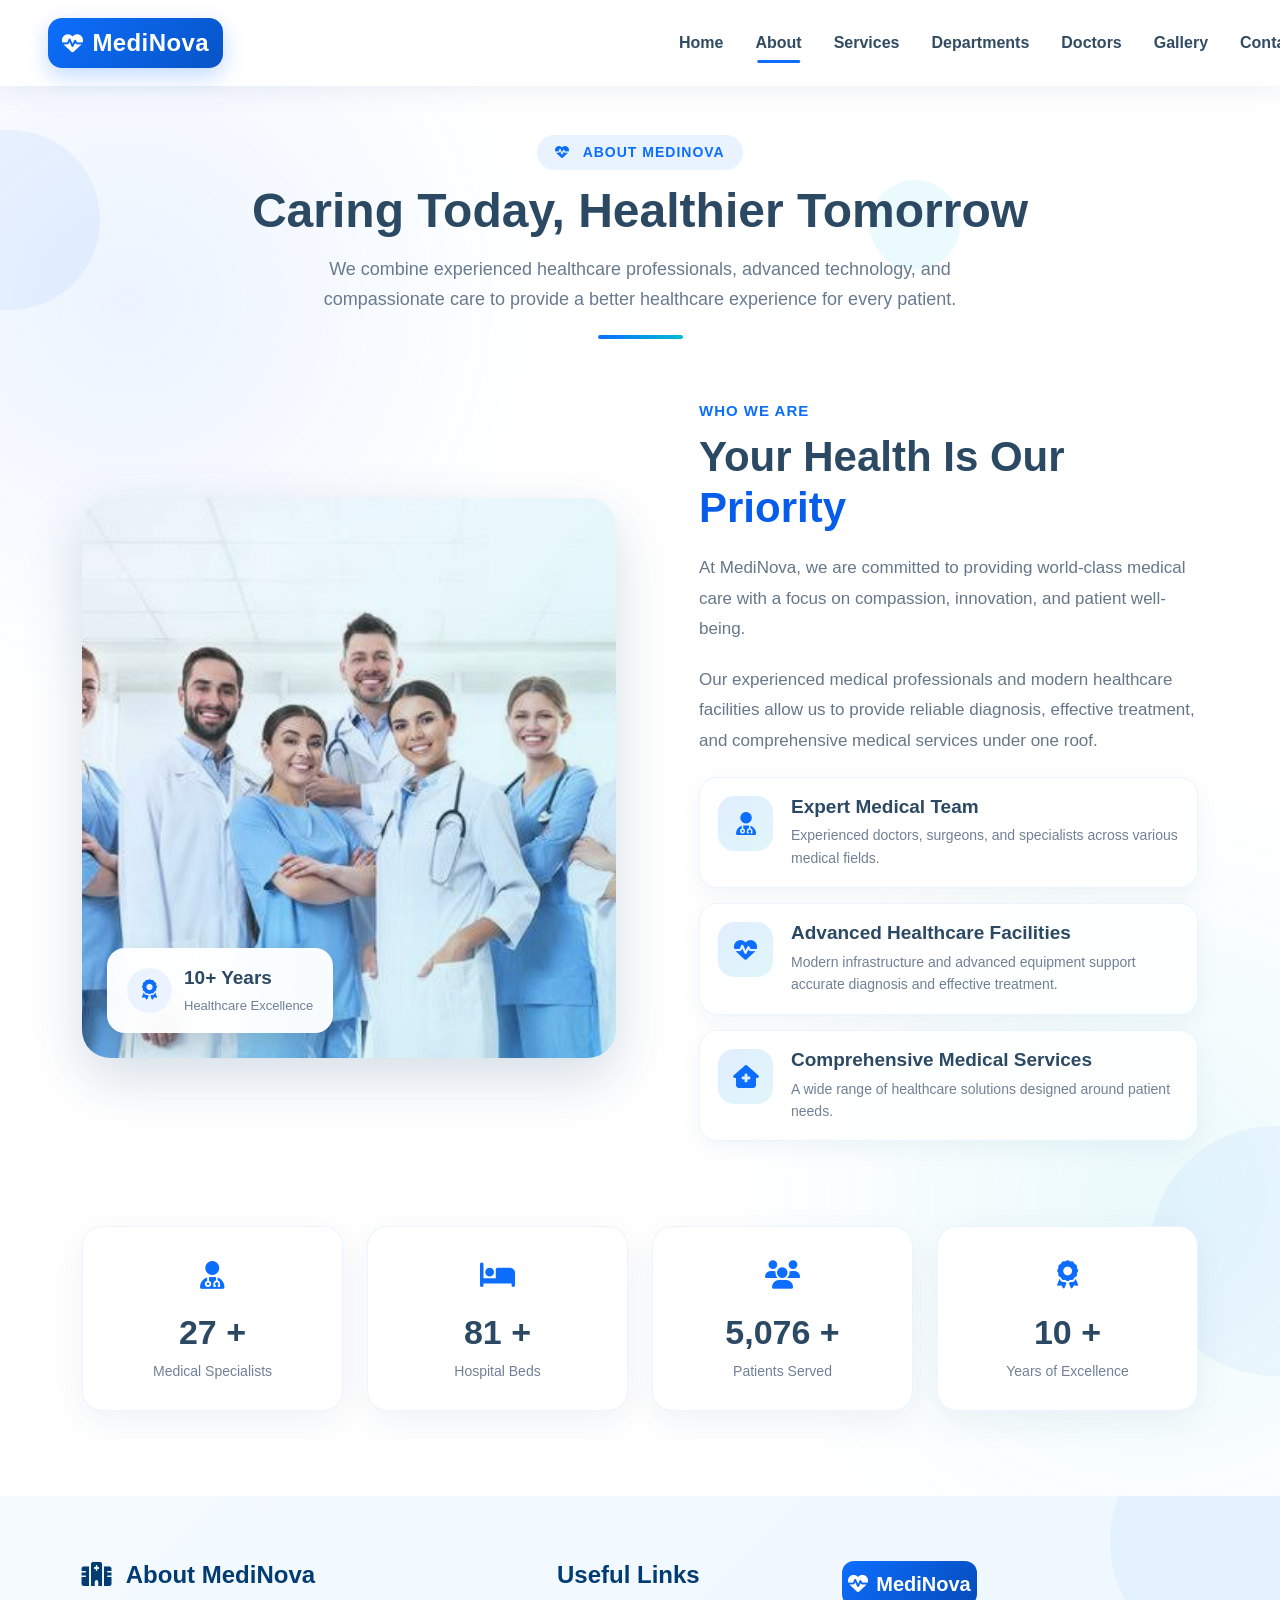
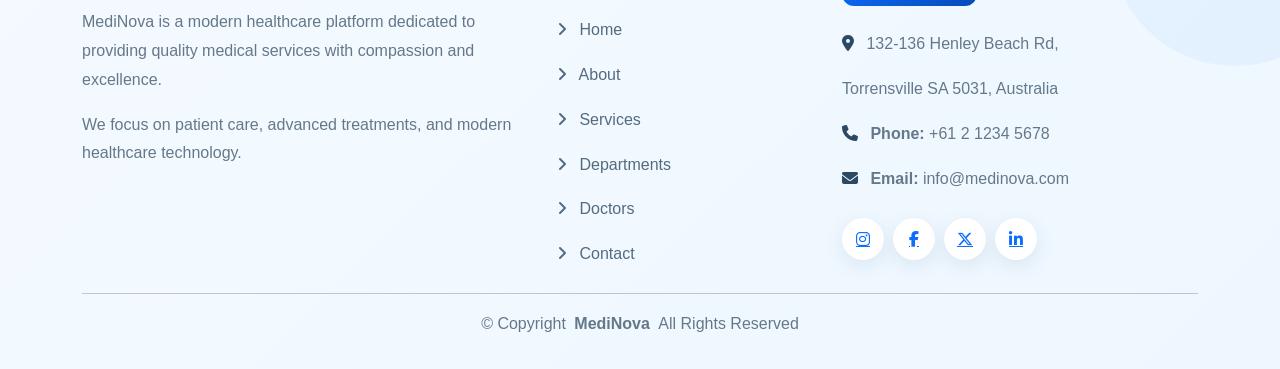
<file: about.html>
<!doctype html>
<html lang="en">

<head>
  <meta charset="utf-8">
  <meta name="viewport" content="width=device-width, initial-scale=1">

  <title>MediNova | About Us</title>

  <link rel="stylesheet" href="./style.css">

  <link rel="stylesheet"
    href="https://cdnjs.cloudflare.com/ajax/libs/font-awesome/6.7.2/css/all.min.css">

  <link href="https://cdn.jsdelivr.net/npm/bootstrap@5.3.3/dist/css/bootstrap.min.css"
    rel="stylesheet">

  <style>

    * {
      box-sizing: border-box;
    }

    html {
      scroll-behavior: smooth;
    }

    body {
      margin: 0;
      font-family: Arial, Helvetica, sans-serif;
      background: #ffffff;
      color: #333;
      overflow-x: hidden;
    }

    .text-primary {
      color: #2c4964 !important;
    }

    .primary-blue {
      color: #065dea;
    }


    /* =========================
       NAVBAR
    ========================= */

    .navbar {
      min-height: 75px;
      background: rgba(255, 255, 255, 0.94) !important;
      backdrop-filter: blur(15px);
      -webkit-backdrop-filter: blur(15px);
      box-shadow: 0 4px 25px rgba(0, 55, 100, 0.08);
      transition: all 0.35s ease;
      z-index: 9999;
    }

    .navbar.scrolled {
      min-height: 65px;
      box-shadow: 0 8px 30px rgba(0, 55, 100, 0.14);
    }


    /* MediNova Logo */

    .brand-logo {
      width: 175px;
      height: 50px;
      border-radius: 14px;

      display: flex;
      align-items: center;
      justify-content: center;

      background: linear-gradient(
        135deg,
        #0d6efd,
        #0754c5
      );

      color: white;

      font-size: 24px;
      font-weight: 800;

      letter-spacing: 0.4px;

      box-shadow:
        0 8px 22px rgba(13, 110, 253, 0.25);

      transition: all 0.35s ease;
    }

    .brand-logo i {
      margin-right: 9px;
      font-size: 21px;
    }

    .brand-logo:hover {
      transform: translateY(-3px) scale(1.03);

      box-shadow:
        0 12px 30px rgba(13, 110, 253, 0.35);
    }


    /* Navbar Links */

    .navbar-nav .nav-link {
      position: relative;

      font-weight: 600;

      color: #314b62 !important;

      padding: 10px 8px !important;

      transition: all 0.3s ease;
    }

    .navbar-nav .nav-link::after {
      content: "";

      position: absolute;

      width: 0;
      height: 3px;

      left: 50%;
      bottom: 2px;

      border-radius: 10px;

      background: #0d6efd;

      transform: translateX(-50%);

      transition: width 0.3s ease;
    }

    .navbar-nav .nav-link:hover {
      color: #0d6efd !important;

      transform: translateY(-2px);
    }

    .navbar-nav .nav-link:hover::after,
    .navbar-nav .nav-link.active::after {
      width: 70%;
    }


    /* Appointment */

    .appointment-btn {
      border: none;

      border-radius: 25px;

      padding: 11px 23px;

      font-weight: 700;

      box-shadow:
        0 8px 20px rgba(13, 110, 253, 0.25);

      transition: all 0.3s ease;
    }

    .appointment-btn:hover {
      transform: translateY(-3px);

      box-shadow:
        0 12px 28px rgba(13, 110, 253, 0.35);
    }


    /* =========================
       ABOUT PAGE
    ========================= */

    .about-page {
      position: relative;

      padding-top: 135px;
      padding-bottom: 85px;

      overflow: hidden;

      background:
        radial-gradient(
          circle at 10% 20%,
          rgba(13, 110, 253, 0.08),
          transparent 25%
        ),
        radial-gradient(
          circle at 90% 80%,
          rgba(0, 188, 212, 0.08),
          transparent 25%
        ),
        #ffffff;
    }


    /* Floating Shapes */

    .floating-circle {
      position: absolute;

      border-radius: 50%;

      pointer-events: none;
    }

    .circle-one {
      width: 180px;
      height: 180px;

      top: 130px;
      left: -80px;

      background: rgba(13, 110, 253, 0.06);

      animation:
        floatOne 7s ease-in-out infinite;
    }

    .circle-two {
      width: 250px;
      height: 250px;

      right: -120px;
      bottom: 120px;

      background: rgba(13, 110, 253, 0.05);

      animation:
        floatTwo 9s ease-in-out infinite;
    }

    .circle-three {
      width: 90px;
      height: 90px;

      right: 25%;
      top: 180px;

      background: rgba(0, 188, 212, 0.08);

      animation:
        pulseCircle 4s ease-in-out infinite;
    }


    @keyframes floatOne {

      0%,
      100% {
        transform:
          translateY(0)
          rotate(0deg);
      }

      50% {
        transform:
          translateY(-30px)
          rotate(15deg);
      }
    }


    @keyframes floatTwo {

      0%,
      100% {
        transform:
          translateY(0)
          translateX(0);
      }

      50% {
        transform:
          translateY(-40px)
          translateX(-25px);
      }
    }


    @keyframes pulseCircle {

      0%,
      100% {
        transform: scale(1);
        opacity: 0.6;
      }

      50% {
        transform: scale(1.25);
        opacity: 1;
      }
    }


    /* =========================
       HEADING
    ========================= */

    .section-heading {
      text-align: center;

      margin-bottom: 60px;

      animation:
        fadeDown 1s ease forwards;
    }

    .small-label {
      display: inline-block;

      padding: 7px 18px;

      border-radius: 30px;

      background: rgba(13, 110, 253, 0.09);

      color: #0d6efd;

      font-weight: 700;

      font-size: 14px;

      letter-spacing: 1px;

      text-transform: uppercase;

      margin-bottom: 12px;
    }

    .section-heading h1 {
      color: #2c4964;

      font-size: 48px;

      font-weight: 800;

      margin-bottom: 14px;
    }

    .section-heading p {
      max-width: 700px;

      margin: auto;

      color: #687b8e;

      font-size: 18px;

      line-height: 1.7;
    }

    .heading-line {
      width: 85px;
      height: 4px;

      margin: 20px auto 0;

      border-radius: 10px;

      background:
        linear-gradient(
          90deg,
          #0d6efd,
          #00bcd4
        );

      position: relative;

      overflow: hidden;
    }

    .heading-line::after {
      content: "";

      position: absolute;

      width: 30px;
      height: 100%;

      background: white;

      left: -30px;

      animation:
        lineMove 2.5s linear infinite;
    }


    @keyframes lineMove {

      from {
        left: -30px;
      }

      to {
        left: 100%;
      }
    }


    /* =========================
       IMAGE
    ========================= */

    .about-image-wrapper {
      position: relative;

      animation:
        imageEntrance 1.1s ease forwards;
    }


    @keyframes imageEntrance {

      from {
        opacity: 0;
        transform: translateX(-60px);
      }

      to {
        opacity: 1;
        transform: translateX(0);
      }
    }


    .about-image-box {
      position: relative;

      border-radius: 28px;

      overflow: hidden;

      box-shadow:
        0 20px 55px rgba(24, 74, 115, 0.18);

      transform: translateZ(0);
    }

    .about-image-box::before {
      content: "";

      position: absolute;

      inset: 0;

      background:
        linear-gradient(
          135deg,
          rgba(13, 110, 253, 0.04),
          rgba(0, 188, 212, 0.16)
        );

      z-index: 1;

      pointer-events: none;
    }

    .about-image {
      width: 100%;

      height: 560px;

      object-fit: cover;

      display: block;

      transition:
        transform 0.7s ease;
    }

    .about-image-box:hover
    .about-image {
      transform: scale(1.07);
    }


    /* Image Glow */

    .about-image-box::after {
      content: "";

      position: absolute;

      width: 130px;
      height: 130px;

      border-radius: 50%;

      right: -50px;
      top: -50px;

      background:
        rgba(255, 255, 255, 0.28);

      animation:
        imageGlow 4s ease-in-out infinite;
    }


    @keyframes imageGlow {

      0%,
      100% {
        transform: scale(1);
        opacity: 0.4;
      }

      50% {
        transform: scale(1.25);
        opacity: 0.8;
      }
    }


    /* Experience Badge */

    .experience-badge {
      position: absolute;

      z-index: 6;

      left: 25px;
      bottom: 25px;

      background:
        rgba(255, 255, 255, 0.96);

      backdrop-filter: blur(12px);

      padding: 16px 20px;

      border-radius: 18px;

      box-shadow:
        0 12px 30px rgba(0, 0, 0, 0.15);

      display: flex;

      align-items: center;

      gap: 12px;

      animation:
        badgeFloat 4s ease-in-out infinite;
    }

    .experience-badge i {
      width: 45px;
      height: 45px;

      border-radius: 50%;

      background: #eaf3ff;

      color: #0d6efd;

      display: flex;

      align-items: center;
      justify-content: center;

      font-size: 20px;
    }

    .experience-badge strong {
      display: block;

      color: #2c4964;

      font-size: 19px;
    }

    .experience-badge span {
      color: #718096;

      font-size: 13px;
    }


    @keyframes badgeFloat {

      0%,
      100% {
        transform: translateY(0);
      }

      50% {
        transform: translateY(-10px);
      }
    }


    /* =========================
       CONTENT
    ========================= */

    .about-content {
      padding-left: 35px;

      animation:
        contentEntrance 1.1s ease forwards;

      animation-delay: 0.15s;

      opacity: 0;
    }


    @keyframes contentEntrance {

      from {
        opacity: 0;
        transform: translateX(60px);
      }

      to {
        opacity: 1;
        transform: translateX(0);
      }
    }


    .about-mini-title {
      position: relative;

      display: inline-block;

      color: #0d6efd;

      font-size: 15px;

      font-weight: 800;

      letter-spacing: 1px;

      text-transform: uppercase;

      margin-bottom: 10px;
    }

    .about-content h2 {
      color: #2c4964;

      font-size: 42px;

      font-weight: 800;

      margin-bottom: 20px;
    }

    .about-content > p {
      color: #667789;

      font-size: 17px;

      line-height: 1.8;

      margin-bottom: 20px;
    }


    /* =========================
       FEATURE CARDS
    ========================= */

    .feature-item {
      position: relative;

      display: flex;

      gap: 18px;

      padding: 18px;

      margin-bottom: 15px;

      border-radius: 18px;

      background:
        rgba(255, 255, 255, 0.82);

      border:
        1px solid rgba(13, 110, 253, 0.08);

      box-shadow:
        0 7px 25px rgba(20, 80, 120, 0.06);

      transition:
        all 0.4s ease;

      overflow: hidden;
    }

    .feature-item::before {
      content: "";

      position: absolute;

      width: 4px;
      height: 0;

      left: 0;
      top: 0;

      background:
        linear-gradient(
          #0d6efd,
          #00bcd4
        );

      transition:
        height 0.4s ease;
    }

    .feature-item:hover {
      transform:
        translateX(8px)
        translateY(-3px);

      box-shadow:
        0 15px 35px rgba(20, 80, 120, 0.12);

      background: white;
    }

    .feature-item:hover::before {
      height: 100%;
    }

    .feature-icon {
      flex: 0 0 55px;

      width: 55px;
      height: 55px;

      border-radius: 16px;

      background:
        linear-gradient(
          135deg,
          rgba(13, 110, 253, 0.12),
          rgba(0, 188, 212, 0.12)
        );

      color: #0d6efd;

      display: flex;

      justify-content: center;
      align-items: center;

      font-size: 23px;

      transition:
        all 0.4s ease;
    }

    .feature-item:hover
    .feature-icon {
      transform:
        rotate(8deg)
        scale(1.1);

      background: #0d6efd;

      color: white;
    }

    .feature-text h4 {
      margin: 0 0 6px;

      color: #2c4964;

      font-size: 19px;

      font-weight: 750;
    }

    .feature-text p {
      margin: 0;

      color: #718096;

      font-size: 14px;

      line-height: 1.6;
    }


    /* =========================
       STATS
    ========================= */

    .stats-section {
      margin-top: 70px;
    }

    .stat-card {
      position: relative;

      text-align: center;

      padding: 28px 15px;

      border-radius: 20px;

      background: white;

      border:
        1px solid rgba(13, 110, 253, 0.08);

      box-shadow:
        0 10px 35px rgba(25, 75, 110, 0.07);

      transition:
        all 0.4s ease;

      overflow: hidden;
    }

    .stat-card::before {
      content: "";

      position: absolute;

      width: 100%;
      height: 4px;

      left: 0;
      top: 0;

      background:
        linear-gradient(
          90deg,
          #0d6efd,
          #00bcd4
        );

      transform: scaleX(0);

      transform-origin: left;

      transition:
        transform 0.4s ease;
    }

    .stat-card:hover {
      transform: translateY(-10px);

      box-shadow:
        0 20px 45px rgba(25, 75, 110, 0.13);
    }

    .stat-card:hover::before {
      transform: scaleX(1);
    }

    .stat-icon {
      font-size: 28px;

      color: #0d6efd;

      margin-bottom: 10px;
    }

    .stat-number {
      color: #2c4964;

      font-size: 34px;

      font-weight: 800;
    }

    .stat-label {
      color: #718096;

      font-size: 14px;

      margin-top: 3px;
    }


    /* =========================
       FOOTER
    ========================= */

    .footer {
      position: relative;

      background:
        linear-gradient(
          135deg,
          #f4faff,
          #eef7ff
        ) !important;

      min-height: 400px;

      overflow: hidden;
    }

    .footer::before {
      content: "";

      position: absolute;

      width: 250px;
      height: 250px;

      border-radius: 50%;

      background:
        rgba(13, 110, 253, 0.05);

      right: -80px;
      top: -80px;
    }

    .footer-top {
      padding-top: 65px;

      padding-bottom: 30px;

      position: relative;

      z-index: 2;
    }

    .footer h4 {
      color: #023c72;

      font-weight: 750;

      margin-bottom: 18px;
    }

    .footer p,
    .footer li {
      color: #65788a;

      line-height: 1.8;
    }


    /* Footer Links */

    .footer-links ul {
      padding: 0;
    }

    .footer-links li {
      transition:
        all 0.3s ease;
    }

    .footer-links li:hover {
      transform:
        translateX(8px);
    }

    .footer-links a {
      color: #536b80 !important;

      transition:
        all 0.3s ease;
    }

    .footer-links a:hover {
      color: #0d6efd !important;
    }


    /* Footer Brand */

    .footer-brand {
      width: 135px;
      height: 45px;

      border-radius: 12px;

      display: flex;

      justify-content: center;
      align-items: center;

      background:
        linear-gradient(
          135deg,
          #0d6efd,
          #064bba
        );

      color: white;

      font-size: 20px;

      font-weight: 800;

      transition:
        all 0.3s ease;
    }

    .footer-brand:hover {
      transform:
        translateY(-4px);

      box-shadow:
        0 10px 25px rgba(13, 110, 253, 0.25);
    }


    /* Social */

    .social-links a {
      width: 42px;
      height: 42px;

      border-radius: 50%;

      display: flex;

      justify-content: center;
      align-items: center;

      background: white;

      color: #0d6efd;

      margin-right: 9px;

      box-shadow:
        0 6px 20px rgba(20, 80, 120, 0.1);

      transition:
        all 0.35s ease;
    }

    .social-links a:hover {
      color: white;

      background: #0d6efd;

      transform:
        translateY(-6px)
        rotate(6deg);

      box-shadow:
        0 12px 25px rgba(13, 110, 253, 0.25);
    }


    /* =========================
       SCROLL REVEAL
    ========================= */

    .reveal {
      opacity: 0;

      transform:
        translateY(40px);

      transition:
        opacity 0.8s ease,
        transform 0.8s ease;
    }

    .reveal.active {
      opacity: 1;

      transform:
        translateY(0);
    }


    /* =========================
       ANIMATIONS
    ========================= */

    @keyframes fadeDown {

      from {
        opacity: 0;

        transform:
          translateY(-25px);
      }

      to {
        opacity: 1;

        transform:
          translateY(0);
      }
    }


    /* =========================
       RESPONSIVE
    ========================= */

    @media (max-width: 991px) {

      .navbar .container-fluid {
        padding:
          10px 20px;
      }

      .brand-logo {
        margin-left: 0 !important;
      }

      .navbar-nav {
        margin-left: 0 !important;

        margin-top: 15px;
      }

      .navbar-nav .nav-item {
        margin-left: 0 !important;
      }

      .appointment-btn {
        margin-left: 0 !important;

        margin-top: 10px;

        display: inline-block;
      }

      .section-heading h1 {
        font-size: 38px;
      }

      .about-content {
        padding-left: 0;

        margin-top: 45px;
      }

      .about-content h2 {
        font-size: 35px;
      }
    }


    @media (max-width: 767px) {

      .about-page {
        padding-top: 110px;
      }

      .section-heading {
        margin-bottom: 35px;
      }

      .section-heading h1 {
        font-size: 32px;
      }

      .section-heading p {
        font-size: 15px;
      }

      .about-image {
        height: 390px;
      }

      .about-content h2 {
        font-size: 30px;
      }

      .feature-item {
        padding: 15px;
      }

      .experience-badge {
        left: 15px;

        bottom: 15px;
      }
    }

  </style>
</head>


<body>


  <!-- =========================
       NAVBAR
  ========================= -->

  <nav class="navbar navbar-expand-lg fixed-top">

    <div class="container-fluid px-lg-5">


      <a
        href="./index.html"
        class="text-decoration-none">

        <div class="brand-logo">

          <i class="fa-solid fa-heart-pulse"></i>

          MediNova

        </div>

      </a>


      <button
        class="navbar-toggler"
        type="button"
        data-bs-toggle="collapse"
        data-bs-target="#navbarSupportedContent">

        <span class="navbar-toggler-icon"></span>

      </button>


      <div
        class="collapse navbar-collapse"
        id="navbarSupportedContent">


        <ul
          class="navbar-nav me-auto mb-2 mb-lg-0 ms-lg-5">


          <li class="nav-item">

            <a
              class="nav-link"
              href="./index.html">

              Home

            </a>

          </li>


          <li class="nav-item ms-lg-3">

            <a
              class="nav-link active"
              href="./about.html">

              About

            </a>

          </li>


          <li class="nav-item ms-lg-3">

            <a
              class="nav-link"
              href="./service.html">

              Services

            </a>

          </li>


          <li class="nav-item ms-lg-3">

            <a
              class="nav-link"
              href="./departments.html">

              Departments

            </a>

          </li>


          <li class="nav-item ms-lg-3">

            <a
              class="nav-link"
              href="./doctor.html">

              Doctors

            </a>

          </li>


          <li class="nav-item ms-lg-3">

            <a
              class="nav-link"
              href="./gallery.html">

              Gallery

            </a>

          </li>


          <li class="nav-item ms-lg-3">

            <a
              class="nav-link"
              href="./contact.html">

              Contact

            </a>

          </li>


        </ul>


        <a
          class="btn btn-primary appointment-btn"
          href="./appointment.html">

          <i
            class="fa-solid fa-calendar-check me-2">
          </i>

          Appointment

        </a>


      </div>

    </div>

  </nav>



  <!-- =========================
       ABOUT SECTION
  ========================= -->

  <section
    class="about-page"
    id="about">


    <!-- Background Shapes -->

    <div
      class="floating-circle circle-one">
    </div>

    <div
      class="floating-circle circle-two">
    </div>

    <div
      class="floating-circle circle-three">
    </div>


    <div class="container">


      <!-- Heading -->

      <div class="section-heading">


        <span class="small-label">

          <i
            class="fa-solid fa-heart-pulse me-2">
          </i>

          About MediNova

        </span>


        <h1>

          Caring Today,

          <span class="text-primary">
            Healthier Tomorrow
          </span>

        </h1>


        <p>

          We combine experienced healthcare
          professionals, advanced technology,
          and compassionate care to provide
          a better healthcare experience for
          every patient.

        </p>


        <div class="heading-line"></div>


      </div>



      <!-- Main About -->

      <div
        class="row align-items-center g-lg-5">


        <!-- IMAGE -->

        <div class="col-lg-6">


          <div
            class="about-image-wrapper">


            <div
              class="about-image-box">


              <img
                src="./images/about.jpg"
                alt="MediNova Hospital"
                class="about-image">


              <!-- Experience Badge -->

              <div
                class="experience-badge">


                <i
                  class="fa-solid fa-award">
                </i>


                <div>

                  <strong>
                    10+ Years
                  </strong>

                  <span>
                    Healthcare Excellence
                  </span>

                </div>


              </div>


            </div>


          </div>


        </div>



        <!-- CONTENT -->

        <div class="col-lg-6">


          <div
            class="about-content">


            <span
              class="about-mini-title">

              Who We Are

            </span>


            <h2>

              Your Health Is Our

              <span
                class="primary-blue">

                Priority

              </span>

            </h2>


            <p>

              At MediNova, we are committed
              to providing world-class medical
              care with a focus on compassion,
              innovation, and patient well-being.

            </p>


            <p>

              Our experienced medical professionals
              and modern healthcare facilities allow
              us to provide reliable diagnosis,
              effective treatment, and comprehensive
              medical services under one roof.

            </p>



            <!-- Feature 1 -->

            <div
              class="feature-item">


              <div
                class="feature-icon">

                <i
                  class="fa-solid fa-user-doctor">
                </i>

              </div>


              <div
                class="feature-text">


                <h4>
                  Expert Medical Team
                </h4>


                <p>

                  Experienced doctors,
                  surgeons, and specialists
                  across various medical fields.

                </p>


              </div>


            </div>



            <!-- Feature 2 -->

            <div
              class="feature-item">


              <div
                class="feature-icon">

                <i
                  class="fa-solid fa-heart-pulse">
                </i>

              </div>


              <div
                class="feature-text">


                <h4>
                  Advanced Healthcare Facilities
                </h4>


                <p>

                  Modern infrastructure and
                  advanced equipment support
                  accurate diagnosis and effective
                  treatment.

                </p>


              </div>


            </div>



            <!-- Feature 3 -->

            <div
              class="feature-item">


              <div
                class="feature-icon">

                <i
                  class="fa-solid fa-house-medical">
                </i>

              </div>


              <div
                class="feature-text">


                <h4>
                  Comprehensive Medical Services
                </h4>


                <p>

                  A wide range of healthcare
                  solutions designed around
                  patient needs.

                </p>


              </div>


            </div>


          </div>


        </div>


      </div>



      <!-- =========================
           STATISTICS
      ========================= -->

      <div
        class="stats-section reveal">


        <div class="row g-4">


          <!-- Stat 1 -->

          <div
            class="col-lg-3 col-md-6">


            <div
              class="stat-card">


              <div class="stat-icon">

                <i
                  class="fa-solid fa-user-doctor">
                </i>

              </div>


              <div class="stat-number">

                <span
                  class="counter"
                  data-target="50">

                  0

                </span>

                +

              </div>


              <div class="stat-label">

                Medical Specialists

              </div>


            </div>


          </div>



          <!-- Stat 2 -->

          <div
            class="col-lg-3 col-md-6">


            <div
              class="stat-card">


              <div class="stat-icon">

                <i
                  class="fa-solid fa-bed">
                </i>

              </div>


              <div class="stat-number">

                <span
                  class="counter"
                  data-target="200">

                  0

                </span>

                +

              </div>


              <div class="stat-label">

                Hospital Beds

              </div>


            </div>


          </div>



          <!-- Stat 3 -->

          <div
            class="col-lg-3 col-md-6">


            <div
              class="stat-card">


              <div class="stat-icon">

                <i
                  class="fa-solid fa-users">
                </i>

              </div>


              <div class="stat-number">

                <span
                  class="counter"
                  data-target="15000">

                  0

                </span>

                +

              </div>


              <div class="stat-label">

                Patients Served

              </div>


            </div>


          </div>



          <!-- Stat 4 -->

          <div
            class="col-lg-3 col-md-6">


            <div
              class="stat-card">


              <div class="stat-icon">

                <i
                  class="fa-solid fa-award">
                </i>

              </div>


              <div class="stat-number">

                <span
                  class="counter"
                  data-target="10">

                  0

                </span>

                +

              </div>


              <div class="stat-label">

                Years of Excellence

              </div>


            </div>


          </div>


        </div>


      </div>


    </div>


  </section>



  <!-- =========================
       FOOTER
  ========================= -->

  <footer class="footer">


    <div
      class="container footer-top">


      <div class="row gy-5">


        <!-- ABOUT -->

        <div
          class="col-lg-5 col-md-6">


          <h4>

            <i
              class="fa-solid fa-hospital me-2">
            </i>

            About MediNova

          </h4>


          <p>

            MediNova is a modern healthcare
            platform dedicated to providing
            quality medical services with
            compassion and excellence.

          </p>


          <p>

            We focus on patient care,
            advanced treatments, and
            modern healthcare technology.

          </p>


        </div>



        <!-- LINKS -->

        <div
          class="col-lg-3 col-md-6 footer-links">


          <h4>
            Useful Links
          </h4>


          <ul
            class="list-group">


            <li
              class="list-group-item border-0 bg-transparent px-0">

              <a
                href="./index.html"
                class="nav-link">

                <i
                  class="fa-solid fa-angle-right me-2">
                </i>

                Home

              </a>

            </li>


            <li
              class="list-group-item border-0 bg-transparent px-0">

              <a
                href="./about.html"
                class="nav-link">

                <i
                  class="fa-solid fa-angle-right me-2">
                </i>

                About

              </a>

            </li>


            <li
              class="list-group-item border-0 bg-transparent px-0">

              <a
                href="./service.html"
                class="nav-link">

                <i
                  class="fa-solid fa-angle-right me-2">
                </i>

                Services

              </a>

            </li>


            <li
              class="list-group-item border-0 bg-transparent px-0">

              <a
                href="./departments.html"
                class="nav-link">

                <i
                  class="fa-solid fa-angle-right me-2">
                </i>

                Departments

              </a>

            </li>


            <li
              class="list-group-item border-0 bg-transparent px-0">

              <a
                href="./doctor.html"
                class="nav-link">

                <i
                  class="fa-solid fa-angle-right me-2">
                </i>

                Doctors

              </a>

            </li>


            <li
              class="list-group-item border-0 bg-transparent px-0">

              <a
                href="./contact.html"
                class="nav-link">

                <i
                  class="fa-solid fa-angle-right me-2">
                </i>

                Contact

              </a>

            </li>


          </ul>


        </div>



        <!-- CONTACT -->

        <div
          class="col-lg-4 col-md-6">


          <a
            href="./index.html"
            class="text-decoration-none">


            <div
              class="footer-brand">


              <i
                class="fa-solid fa-heart-pulse me-2">
              </i>

              MediNova


            </div>


          </a>



          <div
            class="footer-contact pt-4">


            <p>

              <i
                class="fa-solid fa-location-dot text-primary me-2">
              </i>

              132-136 Henley Beach Rd,

            </p>


            <p>

              Torrensville SA 5031, Australia

            </p>


            <p
              class="mt-3">


              <strong>

                <i
                  class="fa-solid fa-phone text-primary me-2">
                </i>

                Phone:

              </strong>

              +61 2 1234 5678


            </p>


            <p>


              <strong>

                <i
                  class="fa-solid fa-envelope text-primary me-2">
                </i>

                Email:

              </strong>

              info@medinova.com


            </p>


          </div>



          <!-- SOCIAL -->

          <div
            class="social-links d-flex mt-4">


            <a href="#">
              <i
                class="fa-brands fa-instagram">
              </i>
            </a>


            <a href="#">
              <i
                class="fa-brands fa-facebook-f">
              </i>
            </a>


            <a href="#">
              <i
                class="fa-brands fa-x-twitter">
              </i>
            </a>


            <a href="#">
              <i
                class="fa-brands fa-linkedin-in">
              </i>
            </a>


          </div>


        </div>


      </div>


      <hr>


      <p
        class="text-center mb-0">


        © Copyright

        <strong class="px-1">
          MediNova
        </strong>

        All Rights Reserved


      </p>


    </div>


  </footer>



  <!-- =========================
       JAVASCRIPT
  ========================= -->

  <script
    src="https://cdn.jsdelivr.net/npm/bootstrap@5.3.3/dist/js/bootstrap.bundle.min.js">
  </script>


  <script>

    /* Navbar animation */

    window.addEventListener(
      "scroll",
      function () {

        const navbar =
          document.querySelector(".navbar");

        if (window.scrollY > 40) {

          navbar.classList.add("scrolled");

        } else {

          navbar.classList.remove("scrolled");

        }

      }
    );


    /* Scroll reveal */

    const revealElements =
      document.querySelectorAll(".reveal");


    const revealObserver =
      new IntersectionObserver(
        function (entries) {

          entries.forEach(
            function (entry) {

              if (entry.isIntersecting) {

                entry.target.classList.add(
                  "active"
                );

              }

            }
          );

        },
        {
          threshold: 0.15
        }
      );


    revealElements.forEach(
      function (element) {

        revealObserver.observe(element);

      }
    );


    /* Animated counters */

    const counters =
      document.querySelectorAll(".counter");

    let counterStarted = false;


    function startCounters() {

      if (counterStarted) {
        return;
      }


      const statsSection =
        document.querySelector(
          ".stats-section"
        );


      if (!statsSection) {
        return;
      }


      const sectionTop =
        statsSection.getBoundingClientRect().top;


      if (
        sectionTop <
        window.innerHeight - 100
      ) {


        counterStarted = true;


        counters.forEach(
          function (counter) {


            const target =
              Number(
                counter.getAttribute(
                  "data-target"
                )
              );


            let current = 0;


            const increment =
              Math.max(
                1,
                Math.ceil(target / 80)
              );


            function updateCounter() {


              current += increment;


              if (current >= target) {

                counter.innerText =
                  target.toLocaleString();

                return;

              }


              counter.innerText =
                current.toLocaleString();


              requestAnimationFrame(
                updateCounter
              );

            }


            updateCounter();


          }
        );

      }

    }


    window.addEventListener(
      "scroll",
      startCounters
    );


    /* Start counter if already visible */

    startCounters();


    /* Mobile navbar close */

    document.querySelectorAll(
      ".navbar-nav .nav-link"
    ).forEach(
      function (link) {

        link.addEventListener(
          "click",
          function () {

            const menu =
              document.querySelector(
                "#navbarSupportedContent"
              );


            if (
              menu.classList.contains(
                "show"
              )
            ) {

              bootstrap.Collapse
                .getOrCreateInstance(menu)
                .hide();

            }

          }
        );

      }
    );

  </script>

</body>

</html>
</file>
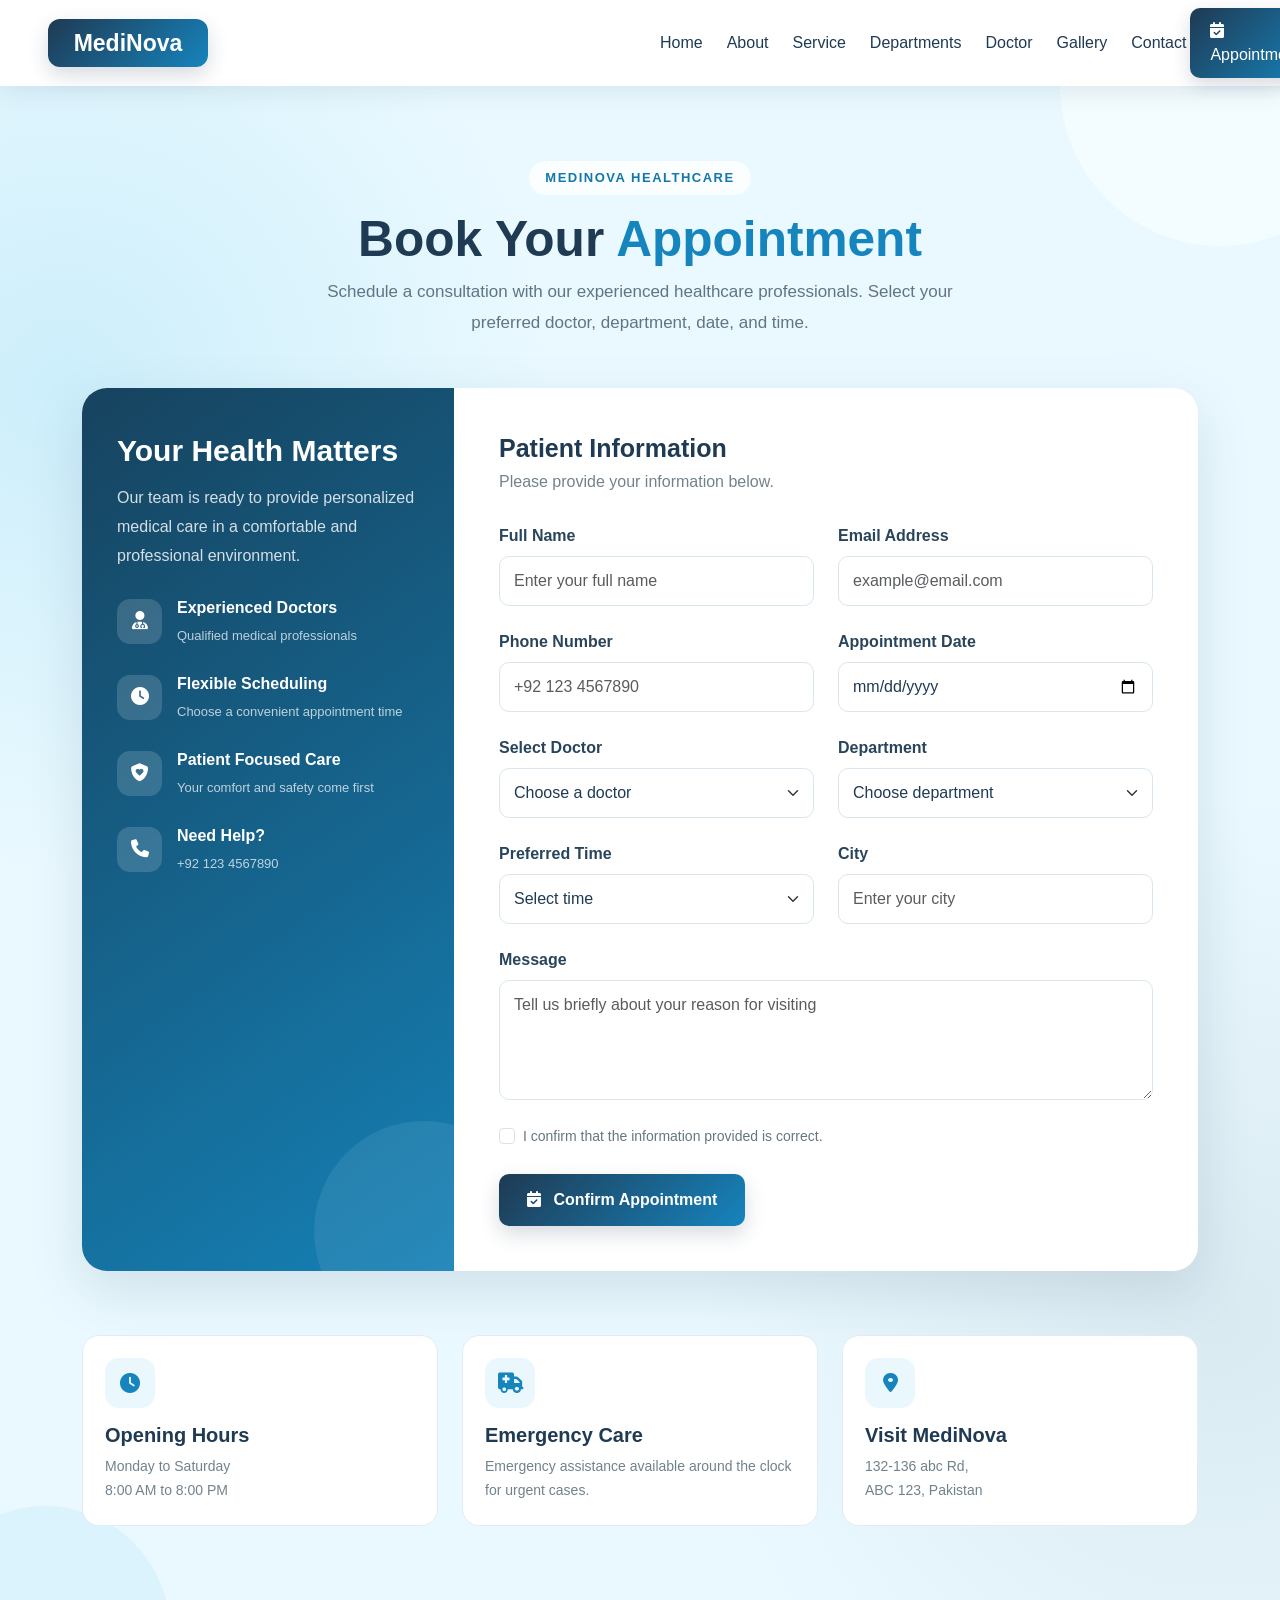
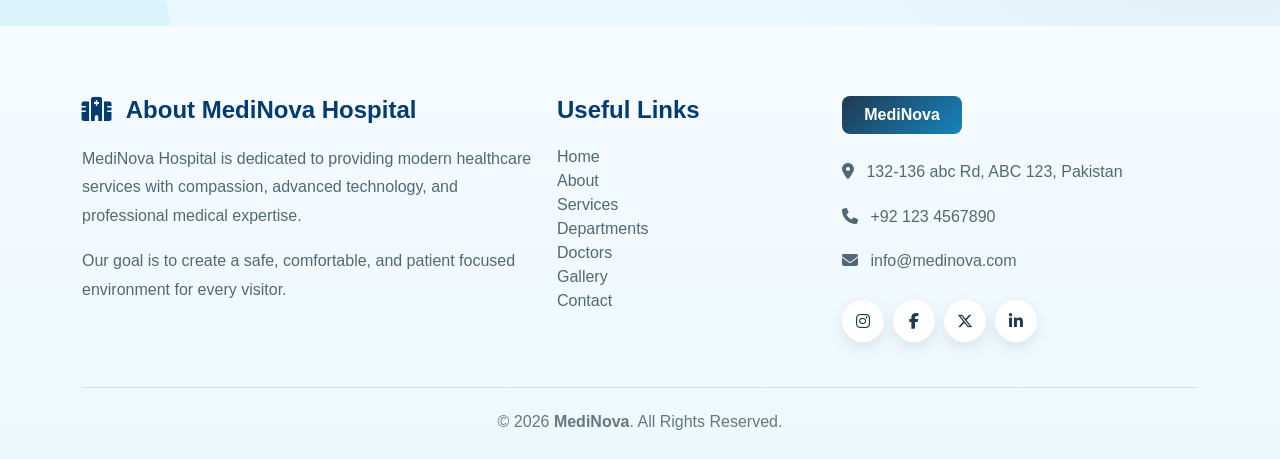
<file: appointment.html>
<!doctype html>
<html lang="en">

<head>

  <meta charset="utf-8">
  <meta name="viewport" content="width=device-width, initial-scale=1">

  <title>MediNova | Book Appointment</title>

  <link rel="stylesheet" href="./style.css">

  <link rel="stylesheet"
    href="https://cdnjs.cloudflare.com/ajax/libs/font-awesome/6.7.2/css/all.min.css">

  <link href="https://cdn.jsdelivr.net/npm/bootstrap@5.3.3/dist/css/bootstrap.min.css"
    rel="stylesheet">

  <style>

    * {
      box-sizing: border-box;
    }

    html {
      scroll-behavior: smooth;
    }

    body {
      margin: 0;
      background: #f7fcff;
      color: #1f3a53;
      font-family: Arial, Helvetica, sans-serif;
      overflow-x: hidden;
    }


    /* =========================
       NAVBAR
    ========================= */

    .navbar {
      min-height: 76px;
      background: rgba(255,255,255,.97) !important;
      backdrop-filter: blur(14px);
      box-shadow: 0 5px 25px rgba(31,58,83,.10);
      z-index: 1000;
    }

    .brand-box {
      width: 160px;
      height: 48px;
      border-radius: 12px;
      background: linear-gradient(135deg,#1f3a53,#1684bd);
      color: white;
      display: flex;
      align-items: center;
      justify-content: center;
      font-size: 23px;
      font-weight: 700;
      box-shadow: 0 8px 20px rgba(31,58,83,.18);
      transition: .3s ease;
    }

    .brand-box:hover {
      transform: translateY(-2px);
    }

    .nav-link {
      color: #1f3a53 !important;
      font-weight: 500;
      position: relative;
      padding: 10px 4px !important;
      transition: .3s ease;
    }

    .nav-link::after {
      content: "";
      position: absolute;
      left: 0;
      bottom: 2px;
      width: 0;
      height: 2px;
      background: #1684bd;
      transition: .3s ease;
    }

    .nav-link:hover,
    .nav-link.active {
      color: #117db7 !important;
    }

    .nav-link:hover::after,
    .nav-link.active::after {
      width: 100%;
    }

    .appointment-btn {
      background: linear-gradient(135deg,#1f3a53,#1684bd);
      color: white !important;
      padding: 11px 20px;
      border-radius: 10px;
      text-decoration: none;
      box-shadow: 0 7px 18px rgba(31,58,83,.18);
      transition: .3s ease;
    }

    .appointment-btn:hover {
      color: white;
      transform: translateY(-3px);
      box-shadow: 0 12px 25px rgba(31,58,83,.25);
    }


    /* =========================
       APPOINTMENT HERO
    ========================= */

    .appointment-section {
      margin-top: 76px;
      padding: 85px 0 100px;

      background:
        radial-gradient(circle at 5% 20%, rgba(56,185,231,.17), transparent 28%),
        radial-gradient(circle at 95% 80%, rgba(31,58,83,.08), transparent 30%),
        #eaf9ff;

      position: relative;
      overflow: hidden;
    }

    .appointment-section::before {
      content: "";
      width: 320px;
      height: 320px;
      border-radius: 50%;
      position: absolute;
      top: -150px;
      right: -100px;
      background: rgba(255,255,255,.42);
      animation: floatShape 8s ease-in-out infinite;
    }

    .appointment-section::after {
      content: "";
      width: 250px;
      height: 250px;
      border-radius: 50%;
      position: absolute;
      bottom: -130px;
      left: -80px;
      background: rgba(42,170,215,.08);
      animation: floatShape 10s ease-in-out infinite reverse;
    }


    .appointment-content {
      position: relative;
      z-index: 2;
    }

    .small-heading {
      display: inline-block;
      padding: 7px 16px;
      border-radius: 30px;
      background: rgba(255,255,255,.8);
      color: #1477a9;
      font-size: 13px;
      font-weight: 700;
      letter-spacing: 1.5px;
      margin-bottom: 15px;
    }

    .appointment-title {
      font-size: 3.1rem;
      font-weight: 700;
      color: #1f3a53;
    }

    .appointment-title span {
      color: #1684bd;
    }

    .appointment-description {
      max-width: 680px;
      margin: auto;
      color: #607584;
      line-height: 1.8;
      font-size: 17px;
    }


    /* =========================
       FORM CONTAINER
    ========================= */

    .appointment-wrapper {
      position: relative;
      z-index: 3;
      margin-top: 50px;
      background: white;
      border-radius: 25px;
      box-shadow: 0 20px 55px rgba(31,58,83,.13);
      overflow: hidden;
      animation: formReveal .8s ease both;
    }


    /* =========================
       LEFT INFORMATION PANEL
    ========================= */

    .appointment-info {
      height: 100%;
      padding: 45px 35px;
      color: white;

      background:
        linear-gradient(
          145deg,
          rgba(18,63,91,.98),
          rgba(16,126,180,.98)
        );

      position: relative;
      overflow: hidden;
    }

    .appointment-info::after {
      content: "";
      width: 220px;
      height: 220px;
      border-radius: 50%;
      position: absolute;
      right: -80px;
      bottom: -70px;
      background: rgba(255,255,255,.08);
    }

    .appointment-info h2 {
      font-size: 30px;
      font-weight: 700;
      margin-bottom: 15px;
    }

    .appointment-info p {
      color: rgba(255,255,255,.82);
      line-height: 1.8;
    }

    .benefit {
      display: flex;
      align-items: center;
      gap: 15px;
      margin-top: 25px;
      position: relative;
      z-index: 2;
    }

    .benefit-icon {
      width: 45px;
      height: 45px;
      border-radius: 13px;
      background: rgba(255,255,255,.15);
      display: flex;
      align-items: center;
      justify-content: center;
      font-size: 18px;
      flex-shrink: 0;
    }

    .benefit strong {
      display: block;
      margin-bottom: 3px;
    }

    .benefit span {
      color: rgba(255,255,255,.72);
      font-size: 13px;
    }


    /* =========================
       FORM
    ========================= */

    .appointment-form {
      padding: 45px;
    }

    .form-heading {
      font-size: 25px;
      font-weight: 700;
      color: #1f3a53;
      margin-bottom: 7px;
    }

    .form-subheading {
      color: #72838d;
      margin-bottom: 30px;
    }

    .form-label {
      font-weight: 600;
      color: #29455b;
      margin-bottom: 8px;
    }

    .form-control,
    .form-select {
      min-height: 50px;
      border: 1px solid #d9e6ed;
      border-radius: 10px;
      padding: 12px 14px;
      color: #1f3a53;
      transition: .3s ease;
    }

    .form-control:focus,
    .form-select:focus {
      border-color: #1684bd;
      box-shadow: 0 0 0 4px rgba(22,132,189,.10);
    }

    textarea.form-control {
      min-height: 120px;
      resize: vertical;
    }

    .submit-btn {
      border: none;
      min-height: 52px;
      padding: 0 28px;
      border-radius: 10px;
      background: linear-gradient(135deg,#1f3a53,#1684bd);
      color: white;
      font-weight: 600;
      box-shadow: 0 8px 20px rgba(31,58,83,.18);
      transition: .3s ease;
    }

    .submit-btn:hover {
      transform: translateY(-3px);
      box-shadow: 0 12px 25px rgba(31,58,83,.25);
    }

    .form-check-label {
      color: #657781;
      font-size: 14px;
    }

    .success-message {
      display: none;
      margin-top: 20px;
      border: none;
      border-radius: 12px;
      background: #e9f9f0;
      color: #167143;
      padding: 15px 18px;
    }


    /* =========================
       QUICK INFO
    ========================= */

    .quick-info {
      margin-top: 40px;
    }

    .info-card {
      background: white;
      border: 1px solid #e2edf2;
      border-radius: 17px;
      padding: 22px;
      height: 100%;
      transition: .3s ease;
    }

    .info-card:hover {
      transform: translateY(-6px);
      box-shadow: 0 15px 30px rgba(31,58,83,.10);
    }

    .info-icon {
      width: 50px;
      height: 50px;
      border-radius: 14px;
      background: #eaf7fd;
      color: #1684bd;
      display: flex;
      align-items: center;
      justify-content: center;
      font-size: 20px;
      margin-bottom: 15px;
    }

    .info-card h5 {
      font-weight: 700;
      color: #1f3a53;
    }

    .info-card p {
      margin: 0;
      color: #71828c;
      font-size: 14px;
      line-height: 1.7;
    }


    /* =========================
       FOOTER
    ========================= */

    .footer {
      background: linear-gradient(180deg,#f6fbff,#edf8fd);
      padding: 70px 0 25px;
    }

    .footer h4 {
      color: #023c72;
      font-weight: 700;
      margin-bottom: 20px;
    }

    .footer p {
      color: #526875;
      line-height: 1.8;
    }

    .footer-links a {
      color: #526875;
      text-decoration: none;
      transition: .3s ease;
    }

    .footer-links a:hover {
      color: #087bb7;
      padding-left: 5px;
    }

    .footer-brand {
      width: 120px;
      height: 38px;
      border-radius: 8px;
      background: linear-gradient(135deg,#1f3a53,#1684bd);
      color: white;
      display: flex;
      align-items: center;
      justify-content: center;
      font-weight: 700;
    }

    .social-links a {
      width: 42px;
      height: 42px;
      border-radius: 50%;
      background: white;
      color: #1f3a53;
      display: flex;
      align-items: center;
      justify-content: center;
      margin-right: 9px;
      text-decoration: none;
      box-shadow: 0 6px 15px rgba(31,58,83,.10);
      transition: .3s ease;
    }

    .social-links a:hover {
      background: #1684bd;
      color: white;
      transform: translateY(-5px);
    }

    .footer-bottom {
      border-top: 1px solid rgba(31,58,83,.12);
      margin-top: 45px;
      padding-top: 22px;
      text-align: center;
      color: #647783;
    }


    /* =========================
       ANIMATIONS
    ========================= */

    @keyframes floatShape {

      0%,100% {
        transform: translateY(0);
      }

      50% {
        transform: translateY(25px);
      }

    }

    @keyframes formReveal {

      from {
        opacity: 0;
        transform: translateY(35px);
      }

      to {
        opacity: 1;
        transform: translateY(0);
      }

    }


    /* =========================
       RESPONSIVE
    ========================= */

    @media(max-width:991px) {

      .navbar .container-fluid {
        padding: 10px 20px;
      }

      .brand-box {
        margin-left: 0;
      }

      .navbar-nav {
        padding-top: 15px;
      }

      .nav-item {
        margin-left: 0 !important;
      }

      .appointment-btn {
        display: inline-block;
        margin-top: 10px;
        margin-bottom: 15px;
      }

      .appointment-title {
        font-size: 2.5rem;
      }

      .appointment-form {
        padding: 30px;
      }

    }

    @media(max-width:575px) {

      .appointment-section {
        padding-top: 65px;
      }

      .appointment-title {
        font-size: 2.1rem;
      }

      .appointment-description {
        font-size: 15px;
      }

      .appointment-info {
        padding: 35px 25px;
      }

      .appointment-form {
        padding: 25px 20px;
      }

    }

  </style>

</head>


<body>


  <!-- =========================
       NAVBAR
  ========================= -->

  <nav class="navbar navbar-expand-lg fixed-top">

    <div class="container-fluid px-lg-5">

      <a href="./index.html" class="text-decoration-none">

        <div class="brand-box">
          MediNova
        </div>

      </a>


      <button
        class="navbar-toggler"
        type="button"
        data-bs-toggle="collapse"
        data-bs-target="#navbarSupportedContent">

        <span class="navbar-toggler-icon"></span>

      </button>


      <div
        class="collapse navbar-collapse"
        id="navbarSupportedContent">

        <ul class="navbar-nav ms-lg-5 me-auto mb-2 mb-lg-0 gap-lg-3">

          <li class="nav-item">
            <a class="nav-link" href="./index.html">
              Home
            </a>
          </li>

          <li class="nav-item">
            <a class="nav-link" href="./about.html">
              About
            </a>
          </li>

          <li class="nav-item">
            <a class="nav-link" href="./service.html">
              Service
            </a>
          </li>

          <li class="nav-item">
            <a class="nav-link" href="./departments.html">
              Departments
            </a>
          </li>

          <li class="nav-item">
            <a class="nav-link" href="./doctor.html">
              Doctor
            </a>
          </li>

          <li class="nav-item">
            <a class="nav-link" href="./gallery.html">
              Gallery
            </a>
          </li>

          <li class="nav-item">
            <a class="nav-link" href="./contact.html">
              Contact
            </a>
          </li>

        </ul>


        <a
          href="./appointment.html"
          class="appointment-btn">

          <i class="fa-solid fa-calendar-check me-2"></i>

          Appointment

        </a>

      </div>

    </div>

  </nav>


  <!-- =========================
       APPOINTMENT SECTION
  ========================= -->

  <section class="appointment-section">

    <div class="container appointment-content">


      <!-- Heading -->

      <div class="text-center">

        <span class="small-heading">
          MEDINOVA HEALTHCARE
        </span>

        <h1 class="appointment-title">
          Book Your <span>Appointment</span>
        </h1>

        <p class="appointment-description">

          Schedule a consultation with our experienced
          healthcare professionals. Select your preferred
          doctor, department, date, and time.

        </p>

      </div>


      <!-- Form -->

      <div class="appointment-wrapper">

        <div class="row g-0">


          <!-- LEFT -->

          <div class="col-lg-4">

            <div class="appointment-info">

              <h2>
                Your Health Matters
              </h2>

              <p>

                Our team is ready to provide personalized
                medical care in a comfortable and professional
                environment.

              </p>


              <div class="benefit">

                <div class="benefit-icon">
                  <i class="fa-solid fa-user-doctor"></i>
                </div>

                <div>

                  <strong>
                    Experienced Doctors
                  </strong>

                  <span>
                    Qualified medical professionals
                  </span>

                </div>

              </div>


              <div class="benefit">

                <div class="benefit-icon">
                  <i class="fa-solid fa-clock"></i>
                </div>

                <div>

                  <strong>
                    Flexible Scheduling
                  </strong>

                  <span>
                    Choose a convenient appointment time
                  </span>

                </div>

              </div>


              <div class="benefit">

                <div class="benefit-icon">
                  <i class="fa-solid fa-shield-heart"></i>
                </div>

                <div>

                  <strong>
                    Patient Focused Care
                  </strong>

                  <span>
                    Your comfort and safety come first
                  </span>

                </div>

              </div>


              <div class="benefit">

                <div class="benefit-icon">
                  <i class="fa-solid fa-phone"></i>
                </div>

                <div>

                  <strong>
                    Need Help?
                  </strong>

                  <span>
                    +92 123 4567890
                  </span>

                </div>

              </div>

            </div>

          </div>


          <!-- RIGHT FORM -->

          <div class="col-lg-8">

            <div class="appointment-form">

              <h2 class="form-heading">
                Patient Information
              </h2>

              <p class="form-subheading">
                Please provide your information below.
              </p>


              <form id="appointmentForm">


                <div class="row g-4">


                  <!-- Name -->

                  <div class="col-md-6">

                    <label
                      for="name"
                      class="form-label">

                      Full Name

                    </label>

                    <input
                      type="text"
                      id="name"
                      class="form-control"
                      placeholder="Enter your full name"
                      required>

                  </div>


                  <!-- Email -->

                  <div class="col-md-6">

                    <label
                      for="email"
                      class="form-label">

                      Email Address

                    </label>

                    <input
                      type="email"
                      id="email"
                      class="form-control"
                      placeholder="example@email.com"
                      required>

                  </div>


                  <!-- Phone -->

                  <div class="col-md-6">

                    <label
                      for="phone"
                      class="form-label">

                      Phone Number

                    </label>

                    <input
                      type="tel"
                      id="phone"
                      class="form-control"
                      placeholder="+92 123 4567890"
                      required>

                  </div>


                  <!-- Date -->

                  <div class="col-md-6">

                    <label
                      for="date"
                      class="form-label">

                      Appointment Date

                    </label>

                    <input
                      type="date"
                      id="date"
                      class="form-control"
                      required>

                  </div>


                  <!-- Doctor -->

                  <div class="col-md-6">

                    <label
                      for="doctor"
                      class="form-label">

                      Select Doctor

                    </label>

                    <select
                      id="doctor"
                      class="form-select"
                      required>

                      <option value="">
                        Choose a doctor
                      </option>

                      <option>
                        Dr. C
                      </option>

                      <option>
                        Dr. T
                      </option>

                      <option>
                        Dr. X
                      </option>

                      <option>
                        Dr. M
                      </option>

                    </select>

                  </div>


                  <!-- Department -->

                  <div class="col-md-6">

                    <label
                      for="department"
                      class="form-label">

                      Department

                    </label>

                    <select
                      id="department"
                      class="form-select"
                      required>

                      <option value="">
                        Choose department
                      </option>

                      <option>
                        Cardiology
                      </option>

                      <option>
                        Neurology
                      </option>

                      <option>
                        Dental
                      </option>

                      <option>
                        Pediatrics
                      </option>

                    </select>

                  </div>


                  <!-- Time -->

                  <div class="col-md-6">

                    <label
                      for="time"
                      class="form-label">

                      Preferred Time

                    </label>

                    <select
                      id="time"
                      class="form-select"
                      required>

                      <option value="">
                        Select time
                      </option>

                      <option>
                        09:00 AM
                      </option>

                      <option>
                        10:00 AM
                      </option>

                      <option>
                        11:00 AM
                      </option>

                      <option>
                        12:00 PM
                      </option>

                      <option>
                        02:00 PM
                      </option>

                      <option>
                        03:00 PM
                      </option>

                      <option>
                        04:00 PM
                      </option>

                      <option>
                        05:00 PM
                      </option>

                    </select>

                  </div>


                  <!-- City -->

                  <div class="col-md-6">

                    <label
                      for="city"
                      class="form-label">

                      City

                    </label>

                    <input
                      type="text"
                      id="city"
                      class="form-control"
                      placeholder="Enter your city"
                      required>

                  </div>


                  <!-- Message -->

                  <div class="col-12">

                    <label
                      for="message"
                      class="form-label">

                      Message

                    </label>

                    <textarea
                      id="message"
                      class="form-control"
                      placeholder="Tell us briefly about your reason for visiting"></textarea>

                  </div>


                  <!-- Agreement -->

                  <div class="col-12">

                    <div class="form-check">

                      <input
                        class="form-check-input"
                        type="checkbox"
                        id="agreement"
                        required>

                      <label
                        class="form-check-label"
                        for="agreement">

                        I confirm that the information provided
                        is correct.

                      </label>

                    </div>

                  </div>


                  <!-- Button -->

                  <div class="col-12">

                    <button
                      type="submit"
                      class="submit-btn">

                      <i class="fa-solid fa-calendar-check me-2"></i>

                      Confirm Appointment

                    </button>

                  </div>


                </div>


                <!-- Success -->

                <div
                  id="successMessage"
                  class="success-message">

                  <i class="fa-solid fa-circle-check me-2"></i>

                  Your appointment request has been received.
                  This is a demo form and does not send data to
                  a real hospital booking system.

                </div>


              </form>

            </div>

          </div>

        </div>

      </div>


      <!-- QUICK INFO -->

      <div class="row g-4 quick-info">


        <div class="col-md-4">

          <div class="info-card">

            <div class="info-icon">
              <i class="fa-solid fa-clock"></i>
            </div>

            <h5>
              Opening Hours
            </h5>

            <p>
              Monday to Saturday<br>
              8:00 AM to 8:00 PM
            </p>

          </div>

        </div>


        <div class="col-md-4">

          <div class="info-card">

            <div class="info-icon">
              <i class="fa-solid fa-truck-medical"></i>
            </div>

            <h5>
              Emergency Care
            </h5>

            <p>
              Emergency assistance available
              around the clock for urgent cases.
            </p>

          </div>

        </div>


        <div class="col-md-4">

          <div class="info-card">

            <div class="info-icon">
              <i class="fa-solid fa-location-dot"></i>
            </div>

            <h5>
              Visit MediNova
            </h5>

            <p>
              132-136 abc Rd,<br>
              ABC 123, Pakistan
            </p>

          </div>

        </div>


      </div>

    </div>

  </section>


  <!-- =========================
       FOOTER
  ========================= -->

  <footer class="footer">

    <div class="container">

      <div class="row gy-5">


        <div class="col-lg-5">

          <h4>
            <i class="fa-solid fa-hospital me-2"></i>
            About MediNova Hospital
          </h4>

          <p>
            MediNova Hospital is dedicated to providing
            modern healthcare services with compassion,
            advanced technology, and professional medical
            expertise.
          </p>

          <p>
            Our goal is to create a safe, comfortable,
            and patient focused environment for every visitor.
          </p>

        </div>


        <div class="col-lg-3 col-md-6 footer-links">

          <h4>
            Useful Links
          </h4>

          <a href="./index.html">Home</a><br>
          <a href="./about.html">About</a><br>
          <a href="./service.html">Services</a><br>
          <a href="./departments.html">Departments</a><br>
          <a href="./doctor.html">Doctors</a><br>
          <a href="./gallery.html">Gallery</a><br>
          <a href="./contact.html">Contact</a>

        </div>


        <div class="col-lg-4 col-md-6">

          <div class="footer-brand">
            MediNova
          </div>

          <div class="mt-4">

            <p>
              <i class="fa-solid fa-location-dot me-2"></i>
              132-136 abc Rd, ABC 123, Pakistan
            </p>

            <p>
              <i class="fa-solid fa-phone me-2"></i>
              +92 123 4567890
            </p>

            <p>
              <i class="fa-solid fa-envelope me-2"></i>
              info@medinova.com
            </p>

          </div>


          <div class="social-links d-flex mt-4">

            <a href="#">
              <i class="fa-brands fa-instagram"></i>
            </a>

            <a href="#">
              <i class="fa-brands fa-facebook-f"></i>
            </a>

            <a href="#">
              <i class="fa-brands fa-x-twitter"></i>
            </a>

            <a href="#">
              <i class="fa-brands fa-linkedin-in"></i>
            </a>

          </div>

        </div>

      </div>


      <div class="footer-bottom">

        © 2026
        <strong>MediNova</strong>.
        All Rights Reserved.

      </div>

    </div>

  </footer>


  <!-- =========================
       JAVASCRIPT
  ========================= -->

  <script src="https://cdn.jsdelivr.net/npm/bootstrap@5.3.3/dist/js/bootstrap.bundle.min.js"></script>


  <script>

    const appointmentForm =
      document.getElementById("appointmentForm");

    const successMessage =
      document.getElementById("successMessage");


    appointmentForm.addEventListener("submit", function(event) {

      event.preventDefault();

      successMessage.style.display = "block";

      successMessage.scrollIntoView({
        behavior: "smooth",
        block: "center"
      });

      appointmentForm.reset();

    });


    /* Prevent selecting past dates */

    const dateInput =
      document.getElementById("date");

    const today =
      new Date().toISOString().split("T")[0];

    dateInput.min = today;

  </script>

</body>

</html>
</file>
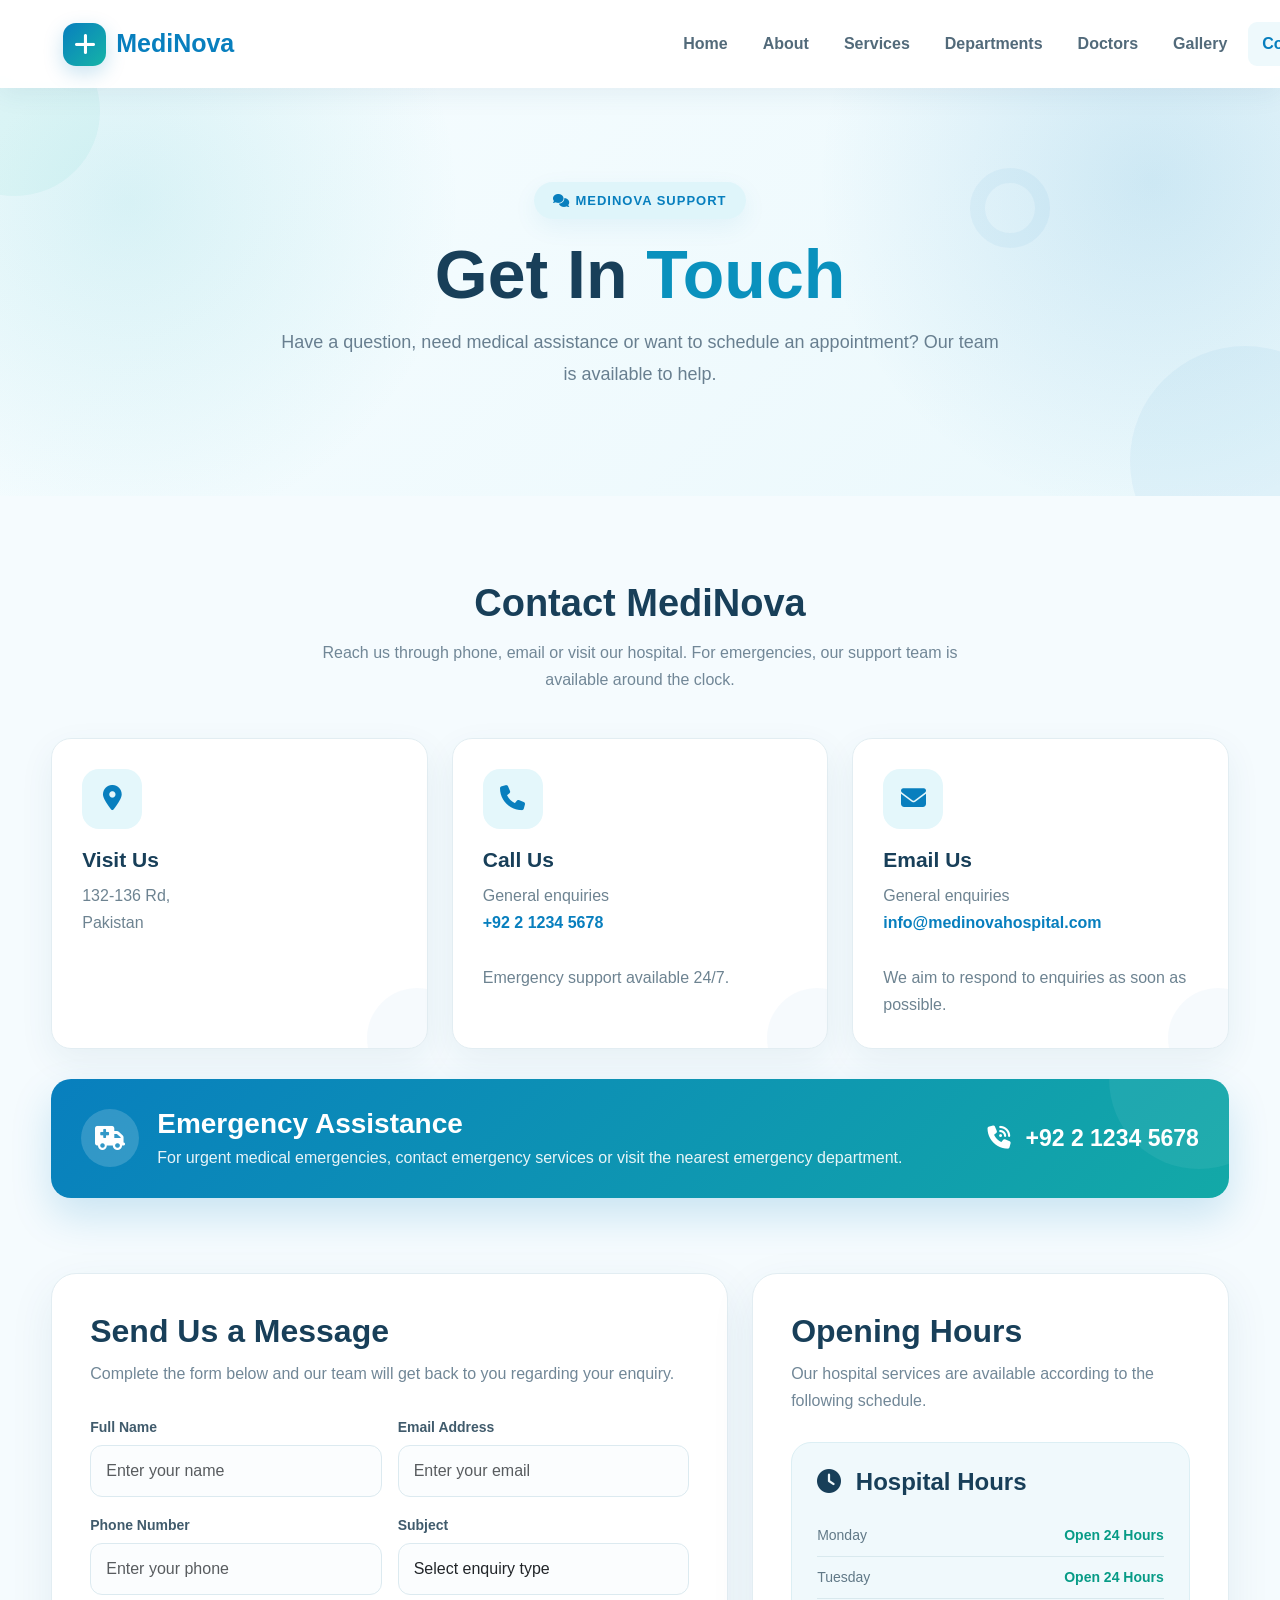
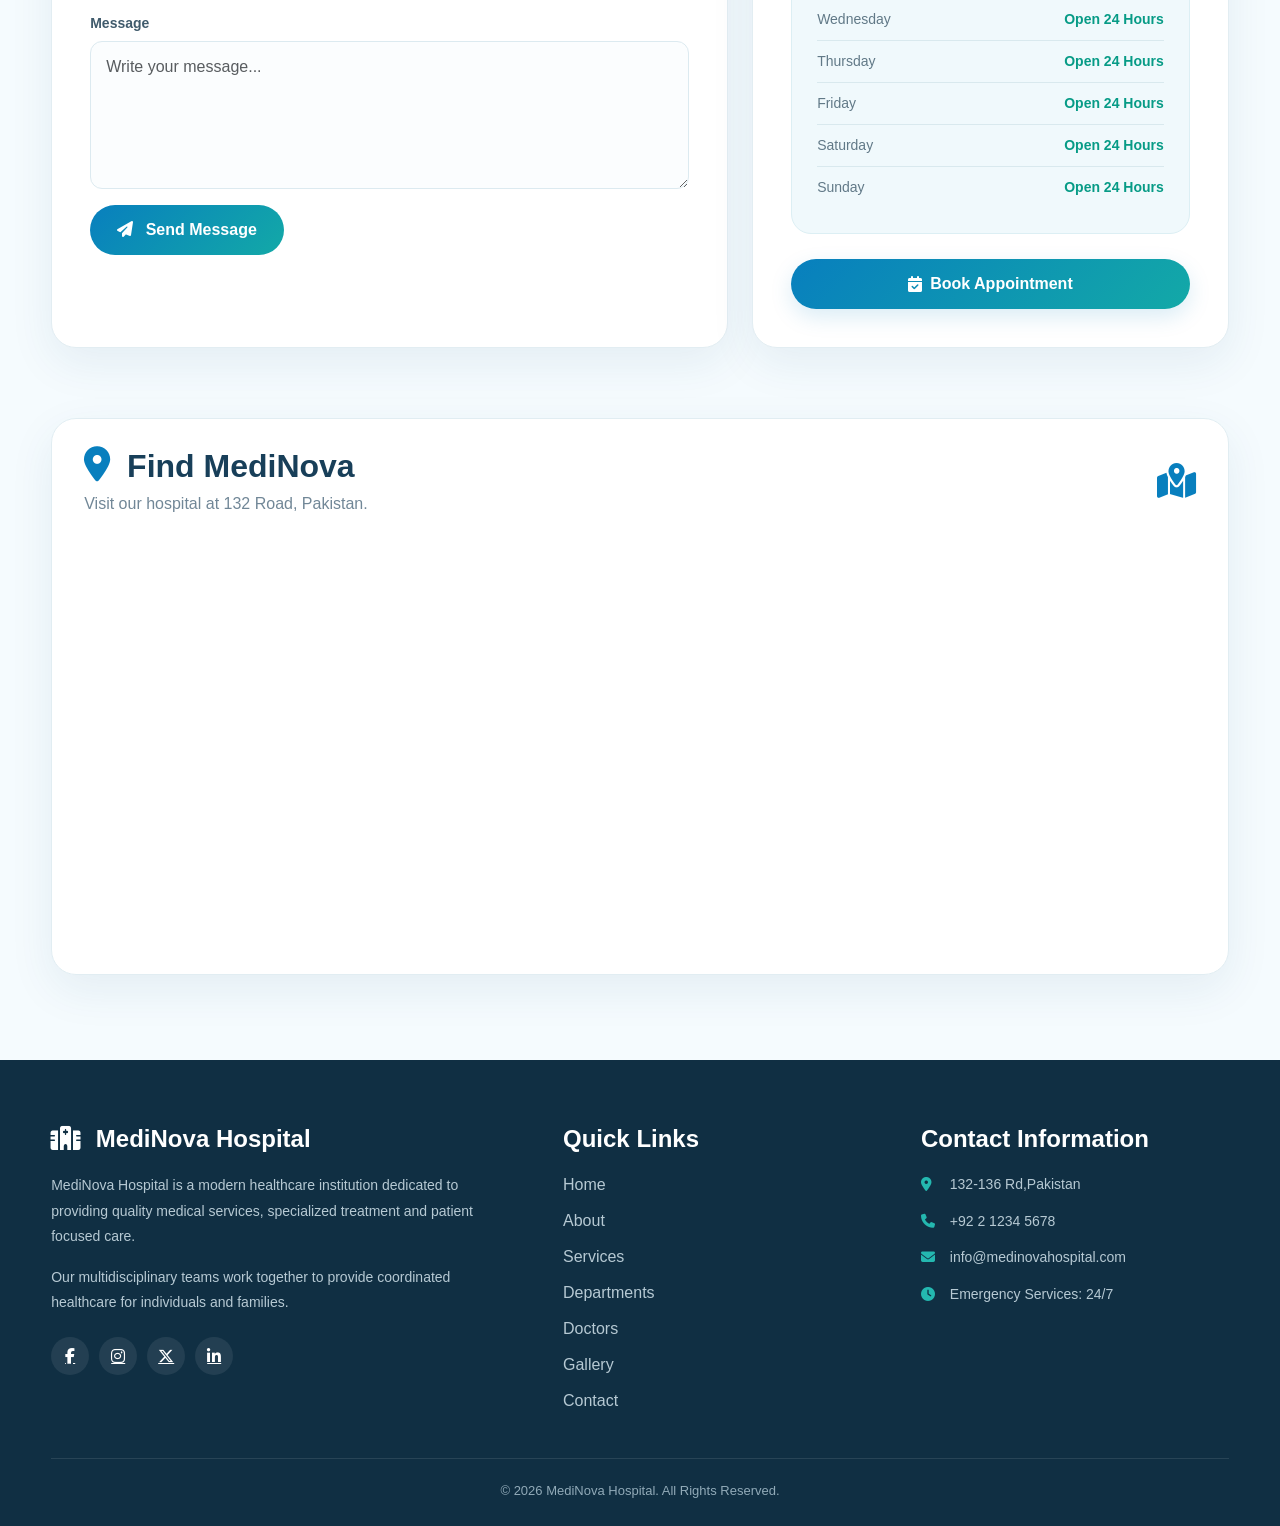
<file: contact.html>
<!doctype html>
<html lang="en">

<head>

  <meta charset="utf-8">
  <meta name="viewport" content="width=device-width, initial-scale=1">

  <title>MediNova Hospital | Contact</title>

  <link rel="stylesheet" href="./style.css">

  <link rel="stylesheet"
    href="https://cdnjs.cloudflare.com/ajax/libs/font-awesome/6.7.2/css/all.min.css">

  <link href="https://cdn.jsdelivr.net/npm/bootstrap@5.3.3/dist/css/bootstrap.min.css"
    rel="stylesheet">

  <style>

    * {
      box-sizing: border-box;
      scroll-behavior: smooth;
    }

    body {
      margin: 0;
      background: #f5fbfe;
      color: #29465a;
      font-family: Arial, Helvetica, sans-serif;
      overflow-x: hidden;
    }

    /* ================= NAVBAR ================= */

    .navbar {
      min-height: 76px;
      background: rgba(255,255,255,.97) !important;
      backdrop-filter: blur(18px);
      box-shadow: 0 5px 25px rgba(31,82,110,.08);
      padding: 10px 4%;
      z-index: 1000;
    }

    .brand {
      display: flex;
      align-items: center;
      gap: 10px;
      color: #087fbe;
      font-size: 25px;
      font-weight: 800;
      text-decoration: none;
      margin-right: 35px;
    }

    .brand-icon {
      width: 43px;
      height: 43px;
      border-radius: 13px;
      background: linear-gradient(135deg,#087fbe,#16b4a7);
      color: white;
      display: flex;
      justify-content: center;
      align-items: center;
      box-shadow: 0 7px 20px rgba(8,127,190,.22);
      transition: .3s;
    }

    .brand:hover {
      color: #087fbe;
    }

    .brand:hover .brand-icon {
      transform: rotate(8deg) scale(1.05);
    }

    .navbar-nav {
      gap: 7px;
    }

    .navbar-nav .nav-link {
      color: #526a7a !important;
      font-weight: 600;
      padding: 10px 14px !important;
      border-radius: 9px;
      transition: .3s;
    }

    .navbar-nav .nav-link:hover {
      color: #087fbe !important;
      background: #eef9fc;
    }

    .navbar-nav .nav-link.active {
      color: #087fbe !important;
      background: #eef9fc;
    }

    .appointment-btn {
      background: linear-gradient(135deg,#087fbe,#13a7b0);
      color: white !important;
      border-radius: 25px;
      padding: 11px 21px !important;
      margin-left: 10px;
      box-shadow: 0 7px 20px rgba(8,127,190,.2);
    }

    .appointment-btn:hover {
      color: white !important;
      transform: translateY(-2px);
      box-shadow: 0 12px 25px rgba(8,127,190,.28);
    }

    .navbar-toggler {
      border: 0;
      box-shadow: none !important;
    }


    /* ================= HERO ================= */

    .contact-hero {
      margin-top: 76px;
      min-height: 420px;

      display: flex;
      justify-content: center;
      align-items: center;

      text-align: center;
      padding: 80px 20px;

      background:
        radial-gradient(circle at 10% 30%,rgba(17,170,185,.13),transparent 28%),
        radial-gradient(circle at 90% 25%,rgba(8,127,190,.14),transparent 28%),
        linear-gradient(135deg,#f7fdff,#eaf8fc);

      position: relative;
      overflow: hidden;
    }

    .hero-circle {
      position: absolute;
      width: 230px;
      height: 230px;
      border-radius: 50%;
      background: rgba(8,127,190,.05);
      right: -80px;
      bottom: -80px;
      animation: floating 5s ease-in-out infinite;
    }

    .hero-circle-two {
      position: absolute;
      width: 170px;
      height: 170px;
      border-radius: 50%;
      background: rgba(20,180,166,.06);
      left: -70px;
      top: -50px;
      animation: floating 6s ease-in-out infinite reverse;
    }

    .hero-circle-three {
      position: absolute;
      width: 80px;
      height: 80px;
      border-radius: 50%;
      border: 15px solid rgba(8,127,190,.05);
      right: 18%;
      top: 22%;
      animation: floating 4s ease-in-out infinite;
    }

    .hero-content {
      position: relative;
      z-index: 2;
      max-width: 800px;
    }

    .hero-label {
      display: inline-flex;
      align-items: center;
      gap: 5px;
      background: #dff5fa;
      color: #087fbe;
      padding: 9px 19px;
      border-radius: 30px;
      font-size: 13px;
      font-weight: 700;
      letter-spacing: 1px;
      text-transform: uppercase;
      box-shadow: 0 8px 25px rgba(8,127,190,.07);
    }

    .hero-content h1 {
      margin-top: 20px;
      margin-bottom: 15px;
      color: #183f59;
      font-size: clamp(42px,6vw,68px);
      font-weight: 800;
      line-height: 1.05;
    }

    .hero-content h1 span {
      color: #0a91bd;
    }

    .hero-content p {
      color: #687f90;
      font-size: 18px;
      line-height: 1.8;
      max-width: 720px;
      margin: auto;
    }


    /* ================= MAIN ================= */

    .contact-section {
      width: 92%;
      max-width: 1200px;
      margin: auto;
      padding: 85px 0;
    }

    .section-heading {
      text-align: center;
      margin-bottom: 45px;
    }

    .section-heading h2 {
      color: #183f59;
      font-size: 38px;
      font-weight: 800;
      margin-bottom: 12px;
    }

    .section-heading p {
      max-width: 680px;
      margin: auto;
      color: #718797;
      line-height: 1.7;
    }


    /* ================= CONTACT CARDS ================= */

    .contact-card {
      background: white;
      border: 1px solid #e2edf2;
      border-radius: 20px;
      padding: 30px;
      height: 100%;
      box-shadow: 0 12px 35px rgba(31,82,110,.07);
      transition: .35s;
      position: relative;
      overflow: hidden;
    }

    .contact-card::after {
      content: "";
      position: absolute;
      width: 100px;
      height: 100px;
      border-radius: 50%;
      background: rgba(8,127,190,.035);
      right: -40px;
      bottom: -40px;
      transition: .35s;
    }

    .contact-card:hover {
      transform: translateY(-8px);
      box-shadow: 0 20px 45px rgba(31,82,110,.13);
      border-color: #cce8f0;
    }

    .contact-card:hover::after {
      transform: scale(1.5);
    }

    .contact-icon {
      width: 60px;
      height: 60px;
      border-radius: 17px;
      background: #e4f7fb;
      color: #087fbe;
      display: flex;
      justify-content: center;
      align-items: center;
      font-size: 25px;
      margin-bottom: 18px;
      transition: .35s;
    }

    .contact-card:hover .contact-icon {
      background: linear-gradient(135deg,#087fbe,#13a9a7);
      color: white;
      transform: scale(1.06);
    }

    .contact-card h3 {
      color: #183f59;
      font-size: 21px;
      font-weight: 800;
      margin-bottom: 10px;
    }

    .contact-card p {
      color: #6d8391;
      line-height: 1.7;
      margin: 0;
      position: relative;
      z-index: 2;
    }

    .contact-card a {
      color: #087fbe;
      font-weight: 700;
      text-decoration: none;
    }

    .contact-card a:hover {
      color: #13a9a7;
    }


    /* ================= EMERGENCY ================= */

    .emergency-box {
      margin-top: 30px;
      padding: 28px 30px;
      border-radius: 20px;
      background: linear-gradient(135deg,#087fbe,#13a9a7);
      color: white;
      display: flex;
      align-items: center;
      justify-content: space-between;
      gap: 25px;
      box-shadow: 0 18px 40px rgba(8,127,190,.18);
      position: relative;
      overflow: hidden;
    }

    .emergency-box::after {
      content: "";
      position: absolute;
      width: 180px;
      height: 180px;
      border-radius: 50%;
      background: rgba(255,255,255,.06);
      right: -60px;
      top: -90px;
    }

    .emergency-content {
      display: flex;
      align-items: center;
      gap: 18px;
      position: relative;
      z-index: 2;
    }

    .emergency-icon {
      width: 58px;
      height: 58px;
      flex-shrink: 0;
      border-radius: 50%;
      background: rgba(255,255,255,.17);
      display: flex;
      justify-content: center;
      align-items: center;
      font-size: 24px;
    }

    .emergency-box h3 {
      margin: 0 0 5px;
      font-weight: 800;
    }

    .emergency-box p {
      margin: 0;
      opacity: .9;
    }

    .emergency-number {
      color: white;
      font-size: 23px;
      font-weight: 800;
      white-space: nowrap;
      position: relative;
      z-index: 2;
    }

    .emergency-number:hover {
      color: white;
    }


    /* ================= CONTACT FORM ================= */

    .contact-area {
      margin-top: 75px;
    }

    .form-box {
      background: white;
      border-radius: 25px;
      padding: 38px;
      border: 1px solid #e2edf2;
      box-shadow: 0 15px 45px rgba(31,82,110,.08);
      height: 100%;
    }

    .form-box h2 {
      color: #183f59;
      font-weight: 800;
      margin-bottom: 10px;
    }

    .form-box > p {
      color: #718797;
      line-height: 1.7;
      margin-bottom: 28px;
    }

    .form-label {
      color: #405b6c;
      font-weight: 700;
      font-size: 14px;
      margin-bottom: 7px;
    }

    .form-control,
    .form-select {
      border: 1px solid #dceaf0;
      border-radius: 12px;
      padding: 13px 15px;
      background: #fbfdfe;
      transition: .3s;
    }

    .form-control:hover,
    .form-select:hover {
      border-color: #c5dfe8;
    }

    .form-control:focus,
    .form-select:focus {
      border-color: #0a9cc4;
      box-shadow: 0 0 0 4px rgba(10,156,196,.08);
      background: white;
    }

    .send-button {
      border: none;
      background: linear-gradient(135deg,#087fbe,#13a9a7);
      color: white;
      padding: 13px 27px;
      border-radius: 28px;
      font-weight: 700;
      transition: .3s;
    }

    .send-button:hover {
      transform: translateY(-2px);
      box-shadow: 0 10px 25px rgba(8,127,190,.2);
    }

    .success-message {
      display: none;
      margin-top: 20px;
      padding: 14px 18px;
      border-radius: 12px;
      background: #e8faf5;
      color: #087d69;
      border: 1px solid #bfeee3;
      font-weight: 600;
    }

    .success-message.show {
      display: block;
      animation: fadeUp .5s ease both;
    }


    /* ================= HOURS ================= */

    .hours-box {
      margin-top: 25px;
      padding: 25px;
      border-radius: 20px;
      background: #f0f9fc;
      border: 1px solid #dceff4;
    }

    .hours-box h4 {
      color: #183f59;
      font-weight: 800;
      margin-bottom: 18px;
    }

    .hours-row {
      display: flex;
      justify-content: space-between;
      padding: 10px 0;
      border-bottom: 1px solid #d9e9ee;
      color: #617987;
      font-size: 14px;
    }

    .hours-row:last-child {
      border-bottom: none;
    }

    .open {
      color: #079b86;
      font-weight: 700;
    }

    .department-btn {
      display: inline-flex;
      align-items: center;
      justify-content: center;
      width: 100%;
      margin-top: 25px;
      padding: 13px 20px;
      border-radius: 28px;
      background: linear-gradient(135deg,#087fbe,#13a9a7);
      color: white;
      text-decoration: none;
      font-weight: 700;
      transition: .3s;
      box-shadow: 0 8px 22px rgba(8,127,190,.15);
    }

    .department-btn:hover {
      color: white;
      transform: translateY(-3px);
      box-shadow: 0 12px 28px rgba(8,127,190,.22);
    }


    /* ================= MAP ================= */

    .map-box {
      margin-top: 70px;
      background: white;
      border-radius: 25px;
      overflow: hidden;
      border: 1px solid #e1edf2;
      box-shadow: 0 15px 45px rgba(31,82,110,.08);
    }

    .map-heading {
      padding: 28px 32px;
      display: flex;
      justify-content: space-between;
      align-items: center;
      gap: 20px;
    }

    .map-heading h2 {
      color: #183f59;
      font-weight: 800;
      margin: 0 0 6px;
    }

    .map-heading p {
      color: #718797;
      margin: 0;
    }

    .map-heading i {
      color: #087fbe;
      font-size: 35px;
    }

    iframe {
      width: 100%;
      height: 430px;
      border: 0;
      display: block;
    }


    /* ================= FOOTER ================= */

    .footer {
      background: #102f43;
      color: #d7e5ec;
      padding: 65px 0 25px;
    }

    .footer-container {
      width: 92%;
      max-width: 1200px;
      margin: auto;
    }

    .footer-grid {
      display: grid;
      grid-template-columns: 1.5fr 1fr 1fr;
      gap: 50px;
    }

    .footer h4 {
      color: white;
      font-weight: 700;
      margin-bottom: 20px;
    }

    .footer p {
      color: #b6c9d3;
      line-height: 1.8;
      font-size: 14px;
    }

    .footer-links {
      display: flex;
      flex-direction: column;
      gap: 12px;
    }

    .footer-links a {
      color: #b6c9d3;
      text-decoration: none;
      transition: .3s;
    }

    .footer-links a:hover {
      color: white;
      padding-left: 5px;
    }

    .contact-item {
      margin-bottom: 14px;
      color: #b6c9d3;
      font-size: 14px;
      line-height: 1.6;
    }

    .contact-item i {
      color: #24b8b0;
      width: 25px;
    }

    .socials {
      display: flex;
      gap: 10px;
      margin-top: 22px;
    }

    .socials a {
      width: 38px;
      height: 38px;
      border-radius: 50%;
      display: flex;
      align-items: center;
      justify-content: center;
      background: rgba(255,255,255,.08);
      color: white;
      transition: .3s;
    }

    .socials a:hover {
      background: #087fbe;
      transform: translateY(-4px);
    }

    .copyright {
      border-top: 1px solid rgba(255,255,255,.1);
      margin-top: 45px;
      padding-top: 22px;
      text-align: center;
      color: #91aab8;
      font-size: 13px;
    }


    /* ================= ANIMATION ================= */

    .fade-up {
      animation: fadeUp .8s ease both;
    }

    .delay-1 {
      animation-delay: .15s;
    }

    .delay-2 {
      animation-delay: .3s;
    }

    @keyframes fadeUp {

      from {
        opacity: 0;
        transform: translateY(25px);
      }

      to {
        opacity: 1;
        transform: translateY(0);
      }

    }

    @keyframes floating {

      0%,100% {
        transform: translateY(0);
      }

      50% {
        transform: translateY(-18px);
      }

    }


    /* ================= RESPONSIVE ================= */

    @media(max-width:991px) {

      .navbar-nav {
        margin-top: 15px;
      }

      .appointment-btn {
        display: inline-block;
        margin-left: 0;
        margin-top: 8px;
      }

      .footer-grid {
        grid-template-columns: 1fr 1fr;
      }

    }

    @media(max-width:767px) {

      .contact-hero {
        min-height: 350px;
      }

      .hero-content h1 {
        font-size: 42px;
      }

      .hero-content p {
        font-size: 16px;
      }

      .contact-section {
        padding: 60px 0;
      }

      .section-heading h2 {
        font-size: 32px;
      }

      .emergency-box {
        flex-direction: column;
        align-items: flex-start;
      }

      .emergency-number {
        font-size: 20px;
      }

      .form-box {
        padding: 28px 22px;
      }

      .map-heading {
        align-items: flex-start;
      }

      .footer-grid {
        grid-template-columns: 1fr;
        gap: 35px;
      }

    }

    @media(max-width:500px) {

      .brand {
        font-size: 22px;
      }

      .brand-icon {
        width: 39px;
        height: 39px;
      }

      .hero-content p {
        font-size: 15px;
      }

      .map-heading {
        flex-direction: column;
      }

      iframe {
        height: 350px;
      }

      .hours-row {
        font-size: 13px;
      }

    }

  </style>

</head>


<body>


<!-- ================= NAVBAR ================= -->

<nav class="navbar navbar-expand-lg fixed-top">

  <div class="container-fluid">

    <a href="./index.html" class="brand">

      <div class="brand-icon">
        <i class="fa-solid fa-plus"></i>
      </div>

      MediNova

    </a>


    <button
      class="navbar-toggler"
      type="button"
      data-bs-toggle="collapse"
      data-bs-target="#navbarSupportedContent"
      aria-controls="navbarSupportedContent"
      aria-expanded="false"
      aria-label="Toggle navigation">

      <span class="navbar-toggler-icon"></span>

    </button>


    <div
      class="collapse navbar-collapse"
      id="navbarSupportedContent">

      <ul class="navbar-nav ms-auto align-items-lg-center">

        <li class="nav-item">
          <a class="nav-link" href="./index.html">
            Home
          </a>
        </li>

        <li class="nav-item">
          <a class="nav-link" href="./about.html">
            About
          </a>
        </li>

        <li class="nav-item">
          <a class="nav-link" href="./service.html">
            Services
          </a>
        </li>

        <li class="nav-item">
          <a class="nav-link" href="./departments.html">
            Departments
          </a>
        </li>

        <li class="nav-item">
          <a class="nav-link" href="./doctor.html">
            Doctors
          </a>
        </li>

        <li class="nav-item">
          <a class="nav-link" href="./gallery.html">
            Gallery
          </a>
        </li>

        <li class="nav-item">
          <a class="nav-link active" href="./contact.html">
            Contact
          </a>
        </li>

        <li class="nav-item">

          <a
            class="nav-link appointment-btn"
            href="./appointment.html">

            <i class="fa-solid fa-calendar-check me-1"></i>

            Appointment

          </a>

        </li>

      </ul>

    </div>

  </div>

</nav>


<!-- ================= HERO ================= -->

<section class="contact-hero">

  <div class="hero-circle"></div>
  <div class="hero-circle-two"></div>
  <div class="hero-circle-three"></div>

  <div class="hero-content fade-up">

    <span class="hero-label">

      <i class="fa-solid fa-comments"></i>

      MediNova Support

    </span>

    <h1>

      Get In <span>Touch</span>

    </h1>

    <p>

      Have a question, need medical assistance or want to
      schedule an appointment? Our team is available to help.

    </p>

  </div>

</section>


<!-- ================= MAIN CONTACT ================= -->

<section class="contact-section">


  <div class="section-heading fade-up">

    <h2>Contact MediNova</h2>

    <p>

      Reach us through phone, email or visit our hospital.
      For emergencies, our support team is available around the clock.

    </p>

  </div>


  <!-- CONTACT CARDS -->

  <div class="row g-4">


    <div class="col-lg-4 col-md-6">

      <div class="contact-card fade-up">

        <div class="contact-icon">

          <i class="fa-solid fa-location-dot"></i>

        </div>

        <h3>Visit Us</h3>

        <p>

          132-136 Rd,<br>
          Pakistan

        </p>

      </div>

    </div>


    <div class="col-lg-4 col-md-6">

      <div class="contact-card fade-up delay-1">

        <div class="contact-icon">

          <i class="fa-solid fa-phone"></i>

        </div>

        <h3>Call Us</h3>

        <p>

          General enquiries<br>

          <a href="tel:+92 2 1234 5678">
            +92 2 1234 5678
          </a>

          <br><br>

          Emergency support available 24/7.

        </p>

      </div>

    </div>


    <div class="col-lg-4 col-md-12">

      <div class="contact-card fade-up delay-2">

        <div class="contact-icon">

          <i class="fa-solid fa-envelope"></i>

        </div>

        <h3>Email Us</h3>

        <p>

          General enquiries<br>

          <a href="mailto:info@medinovahospital.com">
            info@medinovahospital.com
          </a>

          <br><br>

          We aim to respond to enquiries as soon as possible.

        </p>

      </div>

    </div>


  </div>


  <!-- EMERGENCY -->

  <div class="emergency-box fade-up">

    <div class="emergency-content">

      <div class="emergency-icon">

        <i class="fa-solid fa-truck-medical"></i>

      </div>

      <div>

        <h3>Emergency Assistance</h3>

        <p>

          For urgent medical emergencies, contact emergency services
          or visit the nearest emergency department.

        </p>

      </div>

    </div>


    <a
      href="tel:+92 2 1234 5678"
      class="emergency-number text-decoration-none">

      <i class="fa-solid fa-phone-volume me-2"></i>

      +92 2 1234 5678

    </a>

  </div>


  <!-- ================= FORM + HOURS ================= -->

  <div class="contact-area">

    <div class="row g-4">


      <!-- FORM -->

      <div class="col-lg-7">

        <div class="form-box">

          <h2>Send Us a Message</h2>

          <p>

            Complete the form below and our team will get back
            to you regarding your enquiry.

          </p>


          <form id="contactForm">

            <div class="row g-3">


              <div class="col-md-6">

                <label class="form-label">
                  Full Name
                </label>

                <input
                  type="text"
                  class="form-control"
                  placeholder="Enter your name"
                  required>

              </div>


              <div class="col-md-6">

                <label class="form-label">
                  Email Address
                </label>

                <input
                  type="email"
                  class="form-control"
                  placeholder="Enter your email"
                  required>

              </div>


              <div class="col-md-6">

                <label class="form-label">
                  Phone Number
                </label>

                <input
                  type="tel"
                  class="form-control"
                  placeholder="Enter your phone">

              </div>


              <div class="col-md-6">

                <label class="form-label">
                  Subject
                </label>

                <select class="form-select" required>

                  <option value="" selected disabled>
                    Select enquiry type
                  </option>

                  <option>
                    General Enquiry
                  </option>

                  <option>
                    Appointment
                  </option>

                  <option>
                    Department Information
                  </option>

                  <option>
                    Doctor Information
                  </option>

                  <option>
                    Other
                  </option>

                </select>

              </div>


              <div class="col-12">

                <label class="form-label">
                  Message
                </label>

                <textarea
                  class="form-control"
                  rows="5"
                  placeholder="Write your message..."
                  required></textarea>

              </div>


              <div class="col-12">

                <button
                  type="submit"
                  class="send-button">

                  <i class="fa-solid fa-paper-plane me-2"></i>

                  Send Message

                </button>

              </div>


            </div>

          </form>


          <div
            id="successMessage"
            class="success-message">

            <i class="fa-solid fa-circle-check me-2"></i>

            Thank you. Your message has been received successfully.

          </div>

        </div>

      </div>


      <!-- HOURS -->

      <div class="col-lg-5">

        <div class="form-box">

          <h2>Opening Hours</h2>

          <p>

            Our hospital services are available according
            to the following schedule.

          </p>


          <div class="hours-box">

            <h4>

              <i class="fa-solid fa-clock me-2"></i>

              Hospital Hours

            </h4>


            <div class="hours-row">
              <span>Monday</span>
              <span class="open">Open 24 Hours</span>
            </div>

            <div class="hours-row">
              <span>Tuesday</span>
              <span class="open">Open 24 Hours</span>
            </div>

            <div class="hours-row">
              <span>Wednesday</span>
              <span class="open">Open 24 Hours</span>
            </div>

            <div class="hours-row">
              <span>Thursday</span>
              <span class="open">Open 24 Hours</span>
            </div>

            <div class="hours-row">
              <span>Friday</span>
              <span class="open">Open 24 Hours</span>
            </div>

            <div class="hours-row">
              <span>Saturday</span>
              <span class="open">Open 24 Hours</span>
            </div>

            <div class="hours-row">
              <span>Sunday</span>
              <span class="open">Open 24 Hours</span>
            </div>

          </div>


          <a
            href="./appointment.html"
            class="department-btn">

            <i class="fa-solid fa-calendar-check me-2"></i>

            Book Appointment

          </a>

        </div>

      </div>


    </div>

  </div>


  <!-- ================= MAP ================= -->

  <div class="map-box fade-up">

    <div class="map-heading">

      <div>

        <h2>

          <i class="fa-solid fa-location-dot me-2"></i>

          Find MediNova

        </h2>

        <p>
          Visit our hospital at 132 Road, Pakistan.
        </p>

      </div>

      <i class="fa-solid fa-map-location-dot"></i>

    </div>


   <iframe
    src="https://www.google.com/maps?q=Pakistan&output=embed"
    width="100%"
    height="400"
    style="border:0;"
    allowfullscreen=""
    loading="lazy">
</iframe>

  </div>


</section>


<!-- ================= FOOTER ================= -->

<footer class="footer">

  <div class="footer-container">

    <div class="footer-grid">


      <div>

        <h4>

          <i class="fa-solid fa-hospital me-2"></i>

          MediNova Hospital

        </h4>

        <p>

          MediNova Hospital is a modern healthcare institution
          dedicated to providing quality medical services,
          specialized treatment and patient focused care.

        </p>

        <p>

          Our multidisciplinary teams work together to provide
          coordinated healthcare for individuals and families.

        </p>


        <div class="socials">

          <a href="#" aria-label="Facebook">
            <i class="fa-brands fa-facebook-f"></i>
          </a>

          <a href="#" aria-label="Instagram">
            <i class="fa-brands fa-instagram"></i>
          </a>

          <a href="#" aria-label="X">
            <i class="fa-brands fa-x-twitter"></i>
          </a>

          <a href="#" aria-label="LinkedIn">
            <i class="fa-brands fa-linkedin-in"></i>
          </a>

        </div>

      </div>


      <div>

        <h4>Quick Links</h4>

        <div class="footer-links">

          <a href="./index.html">Home</a>

          <a href="./about.html">About</a>

          <a href="./service.html">Services</a>

          <a href="./departments.html">Departments</a>

          <a href="./doctor.html">Doctors</a>

          <a href="./gallery.html">Gallery</a>

          <a href="./contact.html">Contact</a>

        </div>

      </div>


      <div>

        <h4>Contact Information</h4>


        <div class="contact-item">

          <i class="fa-solid fa-location-dot"></i>

          132-136 Rd,Pakistan

        </div>


        <div class="contact-item">

          <i class="fa-solid fa-phone"></i>

          <a
            href="tel:+61212345678"
            style="color:#b6c9d3;text-decoration:none;">

            +92 2 1234 5678

          </a>

        </div>


        <div class="contact-item">

          <i class="fa-solid fa-envelope"></i>

          <a
            href="mailto:info@medinovahospital.com"
            style="color:#b6c9d3;text-decoration:none;">

            info@medinovahospital.com

          </a>

        </div>


        <div class="contact-item">

          <i class="fa-solid fa-clock"></i>

          Emergency Services: 24/7

        </div>

      </div>


    </div>


    <div class="copyright">

      © 2026 MediNova Hospital.
      All Rights Reserved.

    </div>

  </div>

</footer>


<!-- ================= JAVASCRIPT ================= -->

<script>

  const contactForm = document.getElementById("contactForm");
  const successMessage = document.getElementById("successMessage");

  contactForm.addEventListener("submit", function(event) {

    event.preventDefault();

    successMessage.classList.add("show");

    contactForm.reset();

    setTimeout(function() {

      successMessage.classList.remove("show");

    }, 5000);

  });

</script>


<script
  src="https://cdn.jsdelivr.net/npm/bootstrap@5.3.3/dist/js/bootstrap.bundle.min.js">
</script>


</body>

</html>
</file>
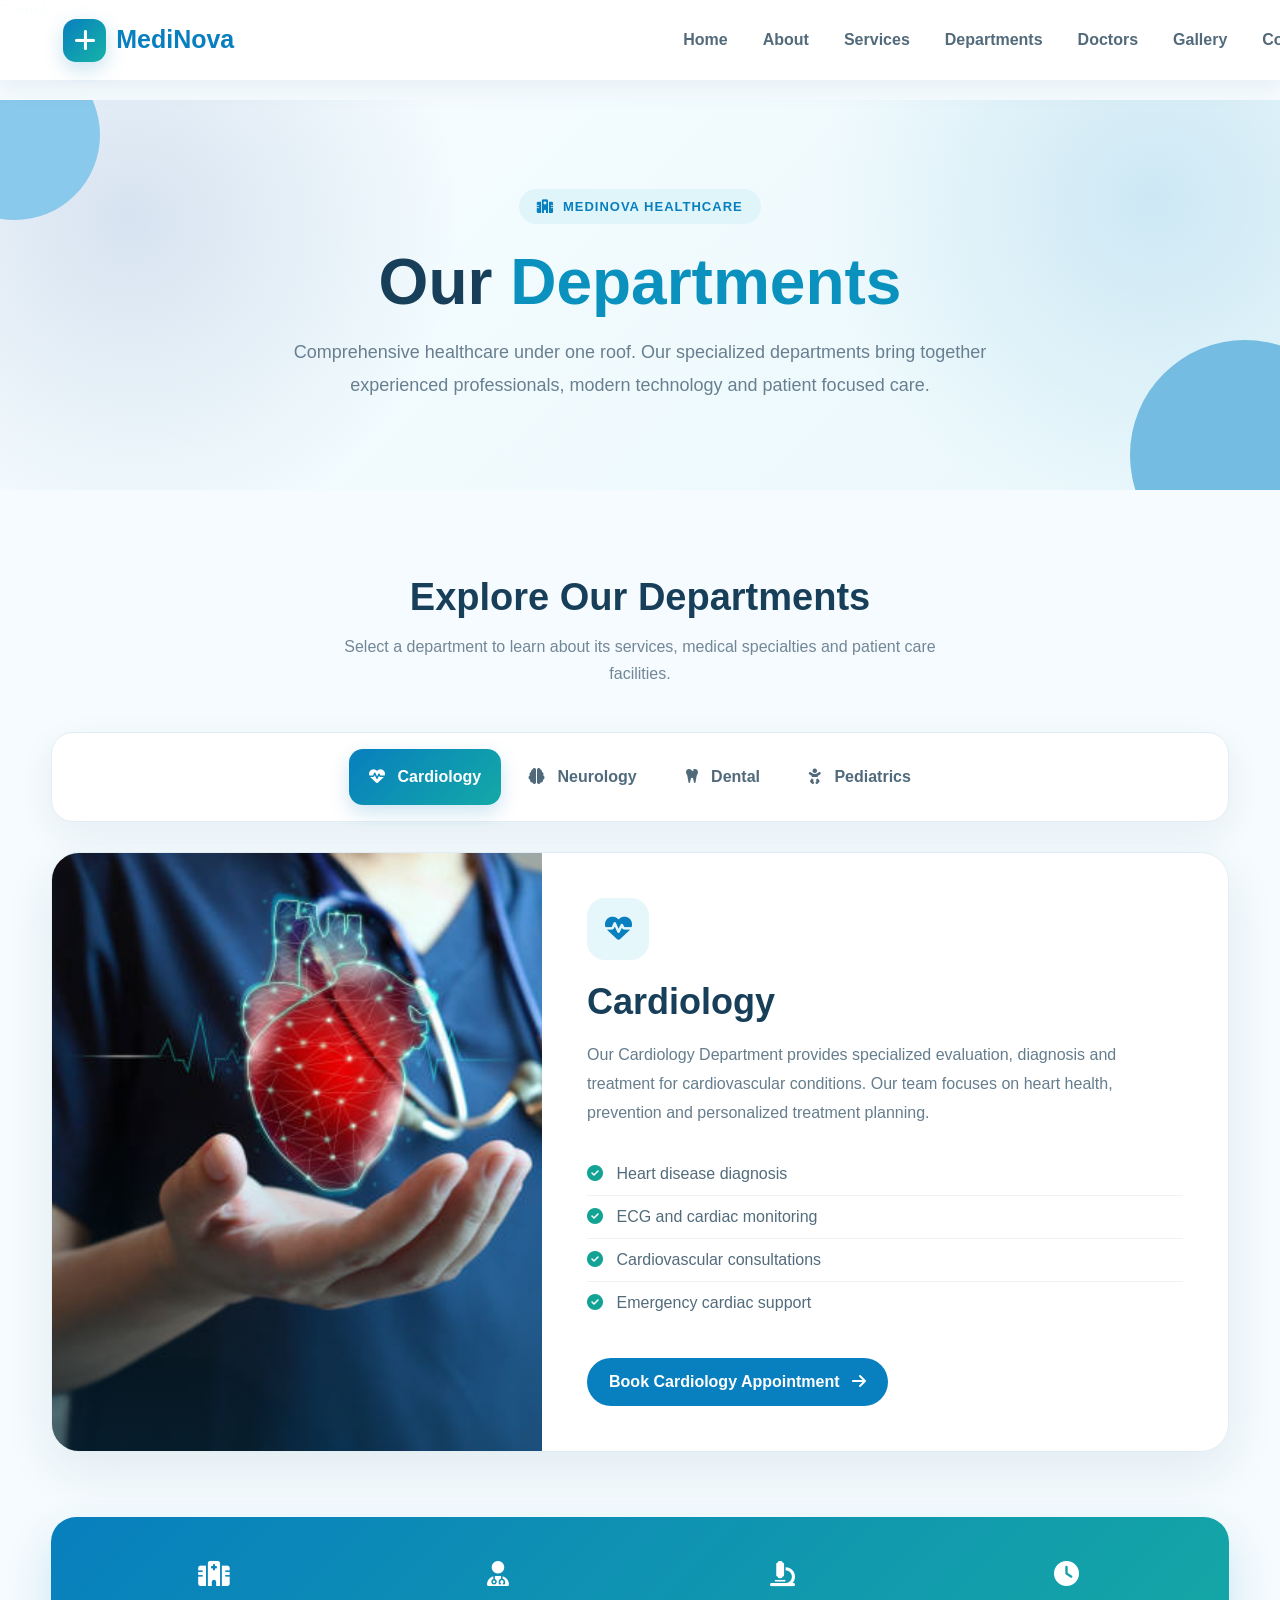
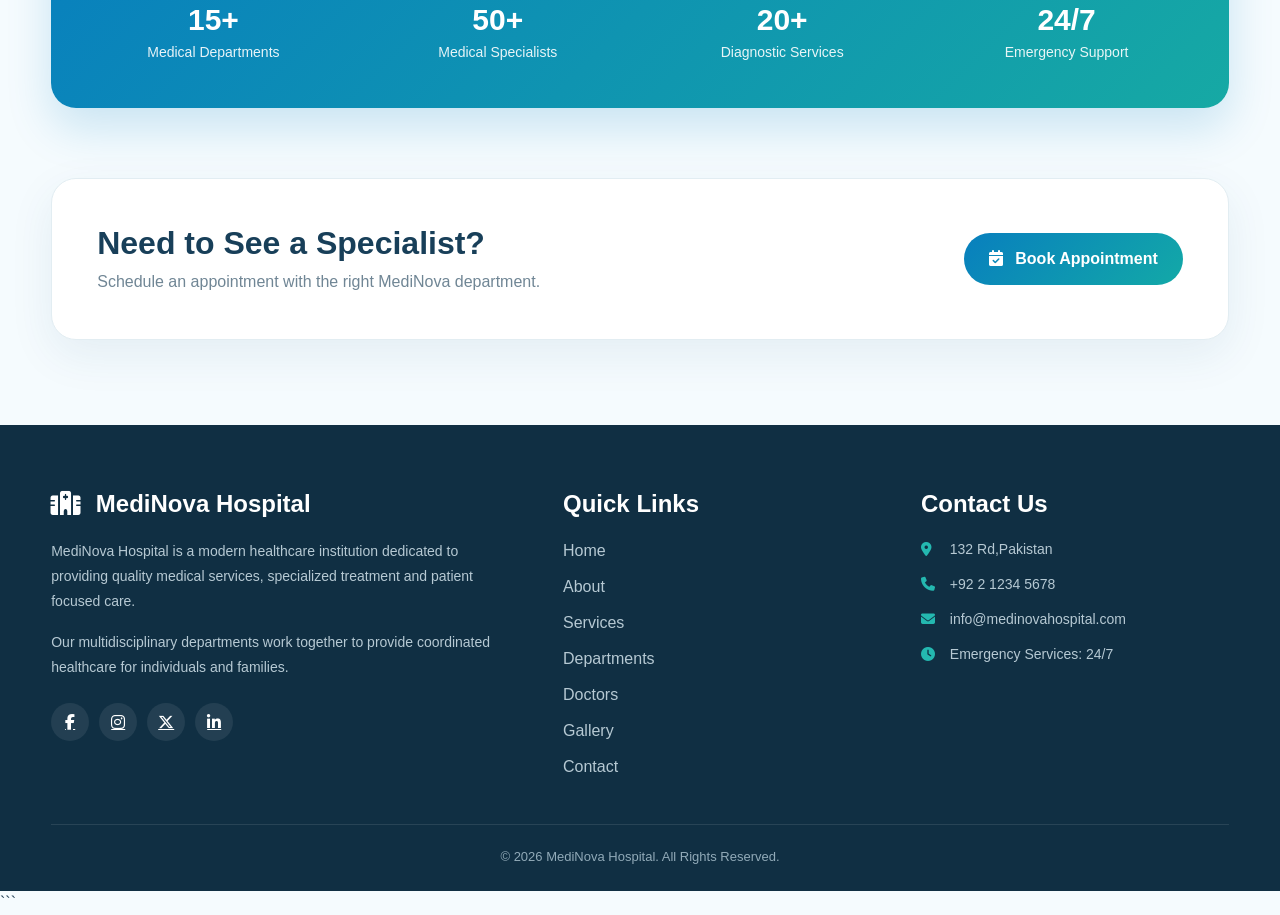
<file: departments.html>
```html
<!doctype html>
<html lang="en">

<head>

  <meta charset="utf-8">
  <meta name="viewport" content="width=device-width, initial-scale=1">

  <title>MediNova Hospital | Departments</title>

  <link rel="stylesheet" href="./style.css">

  <link rel="stylesheet"
    href="https://cdnjs.cloudflare.com/ajax/libs/font-awesome/6.7.2/css/all.min.css">

  <link href="https://cdn.jsdelivr.net/npm/bootstrap@5.3.3/dist/css/bootstrap.min.css"
    rel="stylesheet">

  <style>

    * {
      box-sizing: border-box;
      scroll-behavior: smooth;
    }

    body {
      margin: 0;
      background: #f5fbfe;
      color: #29465a;
      font-family: Arial, Helvetica, sans-serif;
    }

    /* ================= NAVBAR ================= */

    .navbar {
      min-height: 76px;
      background: rgba(255,255,255,0.96) !important;
      backdrop-filter: blur(15px);
      box-shadow: 0 5px 25px rgba(31,82,110,0.08);
      padding: 10px 4%;
    }

    .brand {
      display: flex;
      align-items: center;
      gap: 10px;
      color: #087fbe;
      font-size: 25px;
      font-weight: 800;
      text-decoration: none;
      margin-right: 35px;
    }

    .brand-icon {
      width: 43px;
      height: 43px;
      border-radius: 13px;
      background: linear-gradient(135deg,#087fbe,#16b4a7);
      color: white;
      display: flex;
      justify-content: center;
      align-items: center;
      box-shadow: 0 7px 20px rgba(8,127,190,.22);
    }

    .navbar-nav {
      gap: 7px;
    }

    .navbar-nav .nav-link {
      color: #526a7a !important;
      font-weight: 600;
      padding: 10px 14px !important;
      border-radius: 9px;
      transition: .3s;
    }

    .navbar-nav .nav-link:hover {
      color: #087fbe !important;
      background: #eef9fc;
    }

    .appointment-btn {
      background: linear-gradient(135deg,#087fbe,#13a7b0);
      color: white !important;
      border-radius: 25px;
      padding: 11px 21px !important;
      margin-left: 10px;
      box-shadow: 0 7px 20px rgba(8,127,190,.2);
    }

    .appointment-btn:hover {
      color: white !important;
      transform: translateY(-2px);
    }


    /* ================= HERO ================= */

    .department-hero {
      margin-top: 76px;
      min-height: 390px;

      display: flex;
      justify-content: center;
      align-items: center;

      text-align: center;
      padding: 70px 20px;

      background:
        radial-gradient(circle at 10% 30%,rgba(13, 55, 145, 0.13),transparent 28%),
        radial-gradient(circle at 90% 25%,rgba(8,127,190,.14),transparent 28%),
        linear-gradient(135deg,#f7fdff,#eaf8fc);

      position: relative;
      overflow: hidden;
    }

    .hero-circle {
      position: absolute;
      width: 230px;
      height: 230px;
      border-radius: 50%;
      background: #74bce2;
      right: -80px;
      bottom: -80px;
      animation: floating 5s ease-in-out infinite;
    }

    .hero-circle-two {
      position: absolute;
      width: 170px;
      height: 170px;
      border-radius: 50%;
      background: #89c9eb;
      left: -70px;
      top: -50px;
      animation: floating 6s ease-in-out infinite reverse;
    }

    .hero-content {
      position: relative;
      z-index: 2;
      max-width: 800px;
    }

    .hero-label {
      display: inline-block;
      background: #dff5fa;
      color: #087fbe;
      padding: 8px 18px;
      border-radius: 30px;
      font-size: 13px;
      font-weight: 700;
      letter-spacing: 1px;
      text-transform: uppercase;
    }

    .hero-content h1 {
      margin-top: 20px;
      margin-bottom: 15px;
      color: #183f59;
      font-size: clamp(40px,6vw,64px);
      font-weight: 800;
    }

    .hero-content h1 span {
      color: #0a91bd;
    }

    .hero-content p {
      color: #687f90;
      font-size: 18px;
      line-height: 1.8;
      max-width: 720px;
      margin: auto;
    }


    /* ================= DEPARTMENT SECTION ================= */

    .department-section {
      width: 92%;
      max-width: 1200px;
      margin: auto;
      padding: 85px 0;
    }

    .section-heading {
      text-align: center;
      margin-bottom: 45px;
    }

    .section-heading h2 {
      color: #183f59;
      font-weight: 800;
      font-size: 38px;
      margin-bottom: 12px;
    }

    .section-heading p {
      color: #718797;
      max-width: 650px;
      margin: auto;
      line-height: 1.7;
    }


    /* ================= DEPARTMENT NAV ================= */

    .department-tabs {
      background: white;
      border: 1px solid #e3eef3;
      border-radius: 22px;
      padding: 12px;
      box-shadow: 0 12px 35px rgba(31,82,110,.07);
      margin-bottom: 30px;
    }

    .department-tabs .nav-link {
      color: #506a7c;
      font-weight: 700;
      border: none;
      border-radius: 14px;
      padding: 16px 20px;
      margin: 4px;
      transition: .3s;
    }

    .department-tabs .nav-link i {
      margin-right: 8px;
    }

    .department-tabs .nav-link:hover {
      background: #edf9fc;
      color: #087fbe;
    }

    .department-tabs .nav-link.active {
      color: white;
      background: linear-gradient(135deg,#087fbe,#13a9a7);
      box-shadow: 0 8px 20px rgba(8,127,190,.2);
    }


    /* ================= DEPARTMENT CARD ================= */

    .department-content {
      background: white;
      border-radius: 28px;
      overflow: hidden;
      border: 1px solid #e1edf2;
      box-shadow: 0 18px 50px rgba(31,82,110,.09);
    }

    .department-image {
      height: 100%;
      min-height: 390px;
      position: relative;
      overflow: hidden;
    }

    .department-image img {
      width: 100%;
      height: 100%;
      min-height: 390px;
      object-fit: cover;
      transition: transform .7s ease;
    }

    .department-content:hover .department-image img {
      transform: scale(1.06);
    }

    .image-overlay {
      position: absolute;
      inset: 0;
      background: linear-gradient(
        to top,
        rgba(8,55,79,.45),
        transparent 55%
      );
    }

    .department-info {
      padding: 45px;
    }

    .department-icon {
      width: 62px;
      height: 62px;
      border-radius: 18px;
      background: #e6f7fb;
      color: #087fbe;
      display: flex;
      align-items: center;
      justify-content: center;
      font-size: 27px;
      margin-bottom: 20px;
    }

    .department-info h3 {
      color: #183f59;
      font-size: 36px;
      font-weight: 800;
      margin-bottom: 18px;
    }

    .department-info p {
      color: #657d8d;
      font-size: 16px;
      line-height: 1.8;
    }

    .department-features {
      margin-top: 25px;
      padding: 0;
      list-style: none;
    }

    .department-features li {
      padding: 9px 0;
      color: #526b7b;
      border-bottom: 1px solid #edf3f6;
    }

    .department-features li:last-child {
      border-bottom: none;
    }

    .department-features i {
      color: #12a394;
      margin-right: 9px;
    }

    .department-btn {
      display: inline-block;
      margin-top: 18px;
      padding: 12px 22px;
      border-radius: 25px;
      background: #087fbe;
      color: white;
      text-decoration: none;
      font-weight: 700;
      transition: .3s;
    }

    .department-btn:hover {
      background: #056b9d;
      color: white;
      transform: translateY(-2px);
    }


    /* ================= STATS ================= */

    .department-stats {
      margin-top: 65px;
      display: grid;
      grid-template-columns: repeat(4,1fr);
      background: linear-gradient(135deg,#087fbe,#16a9a4);
      border-radius: 25px;
      padding: 35px 20px;
      color: white;
      box-shadow: 0 20px 45px rgba(8,127,190,.18);
    }

    .stat {
      text-align: center;
      padding: 10px;
    }

    .stat i {
      font-size: 25px;
      margin-bottom: 10px;
    }

    .stat strong {
      display: block;
      font-size: 30px;
    }

    .stat span {
      font-size: 14px;
      opacity: .9;
    }


    /* ================= CTA ================= */

    .department-cta {
      margin-top: 70px;
      padding: 45px;
      border-radius: 25px;
      background: white;
      border: 1px solid #e2edf2;
      box-shadow: 0 15px 45px rgba(31,82,110,.08);

      display: flex;
      align-items: center;
      justify-content: space-between;
      gap: 25px;
    }

    .department-cta h2 {
      color: #183f59;
      font-weight: 800;
      margin-bottom: 8px;
    }

    .department-cta p {
      color: #708695;
      margin: 0;
    }

    .cta-button {
      white-space: nowrap;
      background: linear-gradient(135deg,#087fbe,#13a9a7);
      color: white;
      padding: 14px 25px;
      border-radius: 30px;
      text-decoration: none;
      font-weight: 700;
      transition: .3s;
    }

    .cta-button:hover {
      color: white;
      transform: translateY(-3px);
      box-shadow: 0 10px 25px rgba(8,127,190,.2);
    }


    /* ================= FOOTER ================= */

    .footer {
      background: #102f43;
      color: #d7e5ec;
      padding: 65px 0 25px;
      margin-top: 0 !important;
    }

    .footer-container {
      width: 92%;
      max-width: 1200px;
      margin: auto;
    }

    .footer-grid {
      display: grid;
      grid-template-columns: 1.5fr 1fr 1fr;
      gap: 50px;
    }

    .footer h4 {
      color: white;
      font-weight: 700;
      margin-bottom: 20px;
    }

    .footer p {
      color: #b6c9d3;
      line-height: 1.8;
      font-size: 14px;
    }

    .footer-links {
      display: flex;
      flex-direction: column;
      gap: 12px;
    }

    .footer-links a {
      color: #b6c9d3;
      text-decoration: none;
      transition: .3s;
    }

    .footer-links a:hover {
      color: white;
      padding-left: 5px;
    }

    .contact-item {
      margin-bottom: 14px;
      color: #b6c9d3;
      font-size: 14px;
    }

    .contact-item i {
      color: #24b8b0;
      width: 25px;
    }

    .socials {
      display: flex;
      gap: 10px;
      margin-top: 22px;
    }

    .socials a {
      width: 38px;
      height: 38px;
      border-radius: 50%;
      display: flex;
      align-items: center;
      justify-content: center;
      background: rgba(255,255,255,.08);
      color: white;
      transition: .3s;
    }

    .socials a:hover {
      background: #087fbe;
      transform: translateY(-4px);
    }

    .copyright {
      border-top: 1px solid rgba(255,255,255,.1);
      margin-top: 45px;
      padding-top: 22px;
      text-align: center;
      color: #91aab8;
      font-size: 13px;
    }


    /* ================= ANIMATIONS ================= */

    .fade-up {
      animation: fadeUp .8s ease both;
    }

    @keyframes fadeUp {
      from {
        opacity: 0;
        transform: translateY(25px);
      }

      to {
        opacity: 1;
        transform: translateY(0);
      }
    }

    @keyframes floating {
      0%,100% {
        transform: translateY(0);
      }

      50% {
        transform: translateY(-18px);
      }
    }


    /* ================= RESPONSIVE ================= */

    @media(max-width:991px) {

      .navbar-nav {
        margin-top: 15px;
      }

      .appointment-btn {
        display: inline-block;
        margin-left: 0;
        margin-top: 8px;
      }

      .department-stats {
        grid-template-columns: repeat(2,1fr);
      }

      .footer-grid {
        grid-template-columns: 1fr 1fr;
      }

    }

    @media(max-width:767px) {

      .department-hero {
        min-height: 350px;
      }

      .hero-content h1 {
        font-size: 42px;
      }

      .department-section {
        padding: 60px 0;
      }

      .department-tabs {
        overflow-x: auto;
        flex-wrap: nowrap !important;
      }

      .department-tabs .nav-link {
        min-width: 145px;
      }

      .department-image,
      .department-image img {
        min-height: 270px;
      }

      .department-info {
        padding: 30px 25px;
      }

      .department-info h3 {
        font-size: 30px;
      }

      .department-cta {
        flex-direction: column;
        align-items: flex-start;
        padding: 30px;
      }

      .footer-grid {
        grid-template-columns: 1fr;
      }

    }

    @media(max-width:500px) {

      .department-stats {
        grid-template-columns: 1fr 1fr;
      }

      .stat strong {
        font-size: 24px;
      }

      .hero-content p {
        font-size: 15px;
      }

    }

  </style>

</head>


<body>


<!-- ================= NAVBAR ================= -->

<nav class="navbar navbar-expand-lg fixed-top">

  <div class="container-fluid">

    <a href="./index.html" class="brand">

      <div class="brand-icon">
        <i class="fa-solid fa-plus"></i>
      </div>

      MediNova

    </a>


    <button
      class="navbar-toggler"
      type="button"
      data-bs-toggle="collapse"
      data-bs-target="#navbarSupportedContent">

      <span class="navbar-toggler-icon"></span>

    </button>


    <div class="collapse navbar-collapse" id="navbarSupportedContent">

      <ul class="navbar-nav ms-auto align-items-lg-center">

        <li class="nav-item">
          <a class="nav-link" href="./index.html">
            Home
          </a>
        </li>

        <li class="nav-item">
          <a class="nav-link" href="./about.html">
            About
          </a>
        </li>

        <li class="nav-item">
          <a class="nav-link" href="./service.html">
            Services
          </a>
        </li>

        <li class="nav-item">
          <a class="nav-link" href="./departments.html">
            Departments
          </a>
        </li>

        <li class="nav-item">
          <a class="nav-link" href="./doctor.html">
            Doctors
          </a>
        </li>

        <li class="nav-item">
          <a class="nav-link" href="./gallery.html">
            Gallery
          </a>
        </li>

        <li class="nav-item">
          <a class="nav-link" href="./contact.html">
            Contact
          </a>
        </li>

        <li class="nav-item">
          <a class="nav-link appointment-btn"
             href="./appointment.html">

            <i class="fa-solid fa-calendar-check me-1"></i>
            Appointment

          </a>
        </li>

      </ul>

    </div>

  </div>

</nav>


<!-- ================= HERO ================= -->

<section class="department-hero">

  <div class="hero-circle"></div>
  <div class="hero-circle-two"></div>

  <div class="hero-content fade-up">

    <span class="hero-label">
      <i class="fa-solid fa-hospital me-1"></i>
      MediNova Healthcare
    </span>

    <h1>
      Our <span>Departments</span>
    </h1>

    <p>
      Comprehensive healthcare under one roof.
      Our specialized departments bring together experienced
      professionals, modern technology and patient focused care.
    </p>

  </div>

</section>


<!-- ================= DEPARTMENTS ================= -->

<section class="department-section">

  <div class="section-heading">

    <h2>Explore Our Departments</h2>

    <p>
      Select a department to learn about its services,
      medical specialties and patient care facilities.
    </p>

  </div>


  <!-- DEPARTMENT TABS -->

  <div class="department-tabs">

    <div class="nav nav-pills justify-content-center"
         id="departmentTabs"
         role="tablist">

      <button
        class="nav-link active"
        data-bs-toggle="pill"
        data-bs-target="#cardiology"
        type="button">

        <i class="fa-solid fa-heart-pulse"></i>
        Cardiology

      </button>


      <button
        class="nav-link"
        data-bs-toggle="pill"
        data-bs-target="#neurology"
        type="button">

        <i class="fa-solid fa-brain"></i>
        Neurology

      </button>


      <button
        class="nav-link"
        data-bs-toggle="pill"
        data-bs-target="#dental"
        type="button">

        <i class="fa-solid fa-tooth"></i>
        Dental

      </button>


      <button
        class="nav-link"
        data-bs-toggle="pill"
        data-bs-target="#pediatrics"
        type="button">

        <i class="fa-solid fa-baby"></i>
        Pediatrics

      </button>

    </div>

  </div>


  <!-- TAB CONTENT -->

  <div class="tab-content">


    <!-- CARDIOLOGY -->

    <div
      class="tab-pane fade show active"
      id="cardiology">

      <div class="department-content">

        <div class="row g-0">

          <div class="col-lg-5">

            <div class="department-image">

              <img
                src="./images/cardiology.jpg"
                alt="MediNova Cardiology Department">

              <div class="image-overlay"></div>

            </div>

          </div>


          <div class="col-lg-7">

            <div class="department-info">

              <div class="department-icon">

                <i class="fa-solid fa-heart-pulse"></i>

              </div>

              <h3>Cardiology</h3>

              <p>
                Our Cardiology Department provides specialized
                evaluation, diagnosis and treatment for cardiovascular
                conditions. Our team focuses on heart health,
                prevention and personalized treatment planning.
              </p>

              <ul class="department-features">

                <li>
                  <i class="fa-solid fa-circle-check"></i>
                  Heart disease diagnosis
                </li>

                <li>
                  <i class="fa-solid fa-circle-check"></i>
                  ECG and cardiac monitoring
                </li>

                <li>
                  <i class="fa-solid fa-circle-check"></i>
                  Cardiovascular consultations
                </li>

                <li>
                  <i class="fa-solid fa-circle-check"></i>
                  Emergency cardiac support
                </li>

              </ul>

              <a href="./appointment.html"
                 class="department-btn">

                Book Cardiology Appointment
                <i class="fa-solid fa-arrow-right ms-2"></i>

              </a>

            </div>

          </div>

        </div>

      </div>

    </div>


    <!-- NEUROLOGY -->

    <div
      class="tab-pane fade"
      id="neurology">

      <div class="department-content">

        <div class="row g-0">

          <div class="col-lg-5">

            <div class="department-image">

              <img
                src="./images/Neuro.jpg"
                alt="MediNova Neurology Department">

              <div class="image-overlay"></div>

            </div>

          </div>


          <div class="col-lg-7">

            <div class="department-info">

              <div class="department-icon">

                <i class="fa-solid fa-brain"></i>

              </div>

              <h3>Neurology</h3>

              <p>
                The Neurology Department focuses on disorders
                involving the brain, spinal cord and nervous system.
                Patients receive detailed assessment and treatment
                planning for a wide range of neurological conditions.
              </p>

              <ul class="department-features">

                <li>
                  <i class="fa-solid fa-circle-check"></i>
                  Neurological consultations
                </li>

                <li>
                  <i class="fa-solid fa-circle-check"></i>
                  Stroke evaluation and care
                </li>

                <li>
                  <i class="fa-solid fa-circle-check"></i>
                  Migraine and headache management
                </li>

                <li>
                  <i class="fa-solid fa-circle-check"></i>
                  Brain and nervous system assessment
                </li>

              </ul>

              <a href="./appointment.html"
                 class="department-btn">

                Book Neurology Appointment
                <i class="fa-solid fa-arrow-right ms-2"></i>

              </a>

            </div>

          </div>

        </div>

      </div>

    </div>


    <!-- DENTAL -->

    <div
      class="tab-pane fade"
      id="dental">

      <div class="department-content">

        <div class="row g-0">

          <div class="col-lg-5">

            <div class="department-image">

              <img
                src="./images/dental.jpg"
                alt="MediNova Dental Department">

              <div class="image-overlay"></div>

            </div>

          </div>


          <div class="col-lg-7">

            <div class="department-info">

              <div class="department-icon">

                <i class="fa-solid fa-tooth"></i>

              </div>

              <h3>Dental Care</h3>

              <p>
                Our Dental Department provides preventive,
                restorative and general oral healthcare services
                for patients of different age groups.
              </p>

              <ul class="department-features">

                <li>
                  <i class="fa-solid fa-circle-check"></i>
                  Dental examinations
                </li>

                <li>
                  <i class="fa-solid fa-circle-check"></i>
                  Professional cleaning
                </li>

                <li>
                  <i class="fa-solid fa-circle-check"></i>
                  Fillings and restorative care
                </li>

                <li>
                  <i class="fa-solid fa-circle-check"></i>
                  General oral health services
                </li>

              </ul>

              <a href="./appointment.html"
                 class="department-btn">

                Book Dental Appointment
                <i class="fa-solid fa-arrow-right ms-2"></i>

              </a>

            </div>

          </div>

        </div>

      </div>

    </div>


    <!-- PEDIATRICS -->

    <div
      class="tab-pane fade"
      id="pediatrics">

      <div class="department-content">

        <div class="row g-0">

          <div class="col-lg-5">

            <div class="department-image">

              <img
                src="./images/Pediatrics.jpg"
                alt="MediNova Pediatrics Department">

              <div class="image-overlay"></div>

            </div>

          </div>


          <div class="col-lg-7">

            <div class="department-info">

              <div class="department-icon">

                <i class="fa-solid fa-baby"></i>

              </div>

              <h3>Pediatrics</h3>

              <p>
                Our Pediatrics Department provides healthcare
                services for infants, children and adolescents,
                with a focus on healthy growth, development and
                childhood wellbeing.
              </p>

              <ul class="department-features">

                <li>
                  <i class="fa-solid fa-circle-check"></i>
                  Child health consultations
                </li>

                <li>
                  <i class="fa-solid fa-circle-check"></i>
                  Growth and development monitoring
                </li>

                <li>
                  <i class="fa-solid fa-circle-check"></i>
                  Childhood illness management
                </li>

                <li>
                  <i class="fa-solid fa-circle-check"></i>
                  Pediatric preventive care
                </li>

              </ul>

              <a href="./appointment.html"
                 class="department-btn">

                Book Pediatric Appointment
                <i class="fa-solid fa-arrow-right ms-2"></i>

              </a>

            </div>

          </div>

        </div>

      </div>

    </div>

  </div>


  <!-- ================= STATS ================= -->

  <div class="department-stats">

    <div class="stat">

      <i class="fa-solid fa-hospital"></i>

      <strong>15+</strong>

      <span>Medical Departments</span>

    </div>


    <div class="stat">

      <i class="fa-solid fa-user-doctor"></i>

      <strong>50+</strong>

      <span>Medical Specialists</span>

    </div>


    <div class="stat">

      <i class="fa-solid fa-microscope"></i>

      <strong>20+</strong>

      <span>Diagnostic Services</span>

    </div>


    <div class="stat">

      <i class="fa-solid fa-clock"></i>

      <strong>24/7</strong>

      <span>Emergency Support</span>

    </div>

  </div>


  <!-- ================= CTA ================= -->

  <div class="department-cta">

    <div>

      <h2>Need to See a Specialist?</h2>

      <p>
        Schedule an appointment with the right MediNova department.
      </p>

    </div>

    <a href="./appointment.html" class="cta-button">

      <i class="fa-solid fa-calendar-check me-2"></i>
      Book Appointment

    </a>

  </div>

</section>


<!-- ================= FOOTER ================= -->

<footer class="footer">

  <div class="footer-container">

    <div class="footer-grid">


      <div>

        <h4>
          <i class="fa-solid fa-hospital me-2"></i>
          MediNova Hospital
        </h4>

        <p>
          MediNova Hospital is a modern healthcare institution
          dedicated to providing quality medical services,
          specialized treatment and patient focused care.
        </p>

        <p>
          Our multidisciplinary departments work together to
          provide coordinated healthcare for individuals and families.
        </p>

        <div class="socials">

          <a href="#">
            <i class="fa-brands fa-facebook-f"></i>
          </a>

          <a href="#">
            <i class="fa-brands fa-instagram"></i>
          </a>

          <a href="#">
            <i class="fa-brands fa-x-twitter"></i>
          </a>

          <a href="#">
            <i class="fa-brands fa-linkedin-in"></i>
          </a>

        </div>

      </div>


      <div>

        <h4>Quick Links</h4>

        <div class="footer-links">

          <a href="./index.html">Home</a>

          <a href="./about.html">About</a>

          <a href="./service.html">Services</a>

          <a href="./departments.html">Departments</a>

          <a href="./doctor.html">Doctors</a>

          <a href="./gallery.html">Gallery</a>

          <a href="./contact.html">Contact</a>

        </div>

      </div>


      <div>

        <h4>Contact Us</h4>

        <div class="contact-item">

          <i class="fa-solid fa-location-dot"></i>

          132  Rd,Pakistan

        </div>

        <div class="contact-item">

          <i class="fa-solid fa-phone"></i>

          +92 2 1234 5678

        </div>

        <div class="contact-item">

          <i class="fa-solid fa-envelope"></i>

          info@medinovahospital.com

        </div>

        <div class="contact-item">

          <i class="fa-solid fa-clock"></i>

          Emergency Services: 24/7

        </div>

      </div>


    </div>


    <div class="copyright">

      © 2026 MediNova Hospital.
      All Rights Reserved.

    </div>

  </div>

</footer>


<script
  src="https://cdn.jsdelivr.net/npm/bootstrap@5.3.3/dist/js/bootstrap.bundle.min.js">
</script>


</body>

</html>
```
</file>
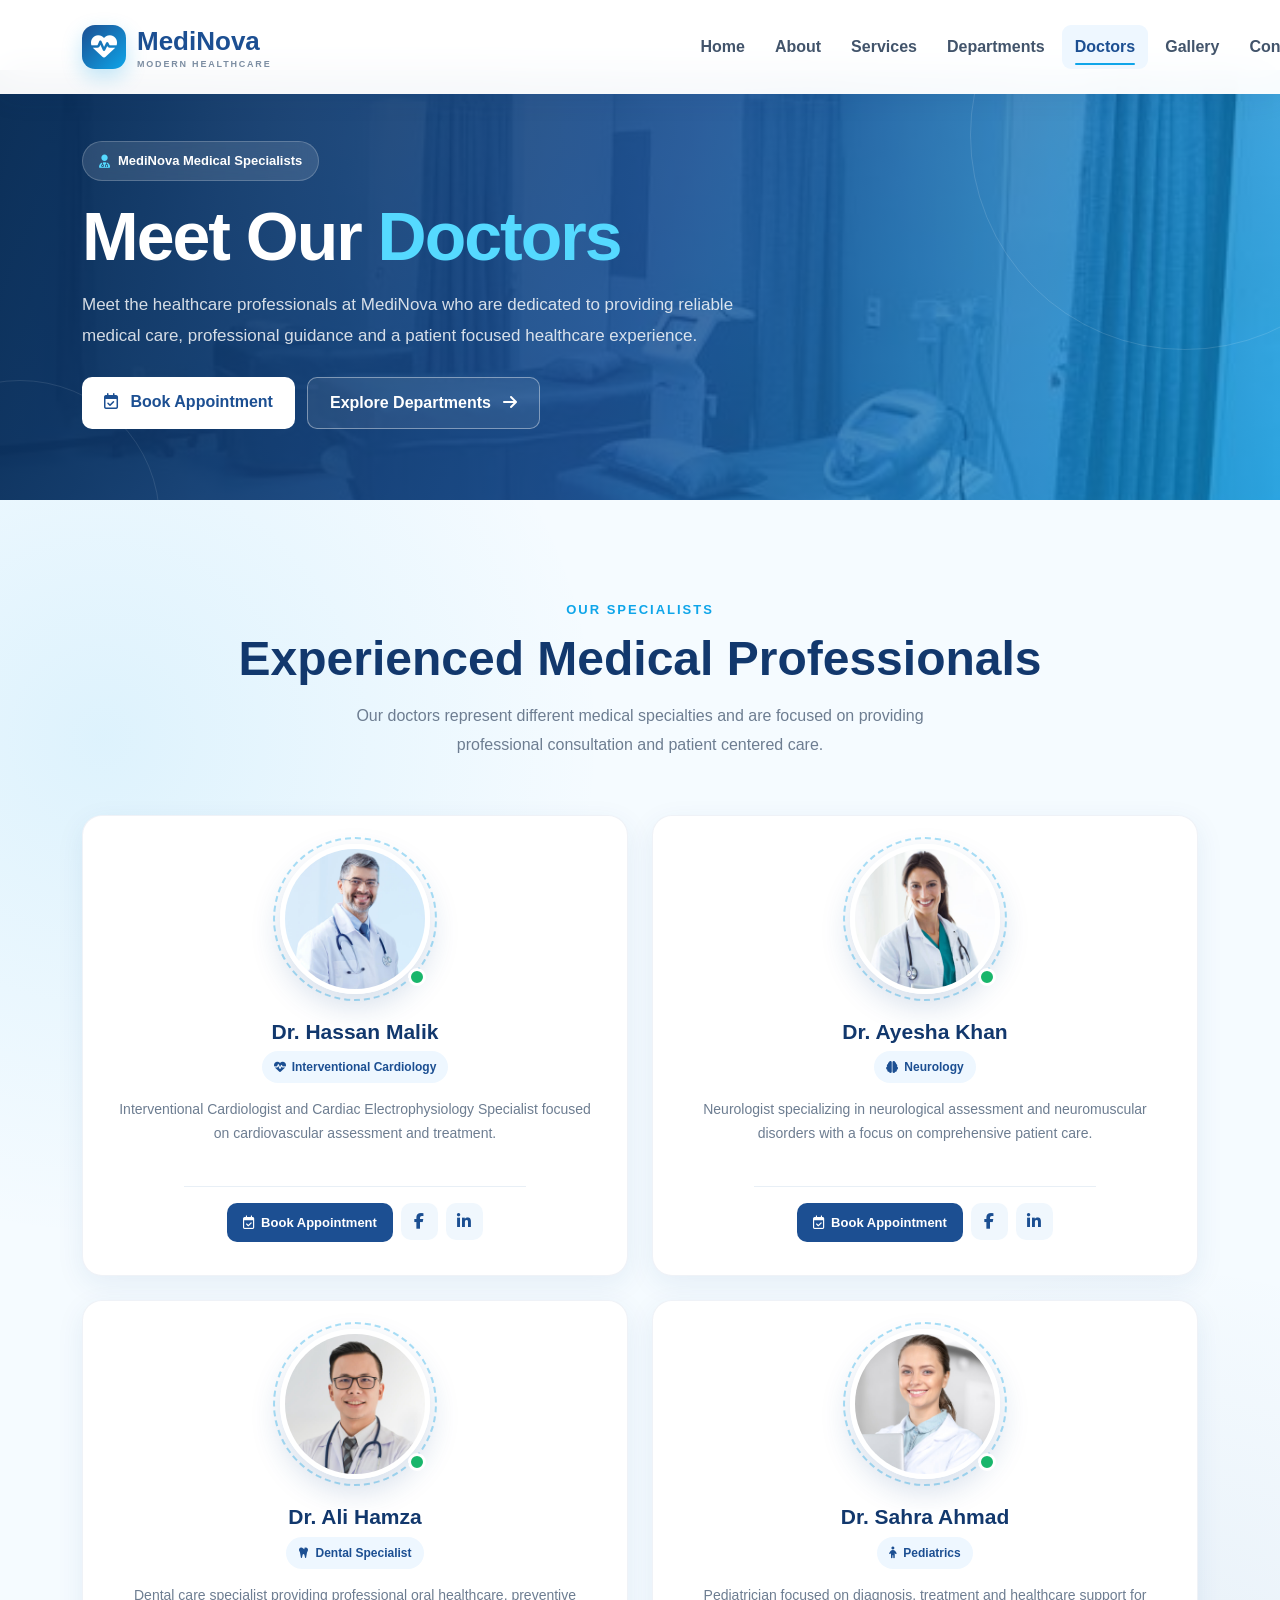
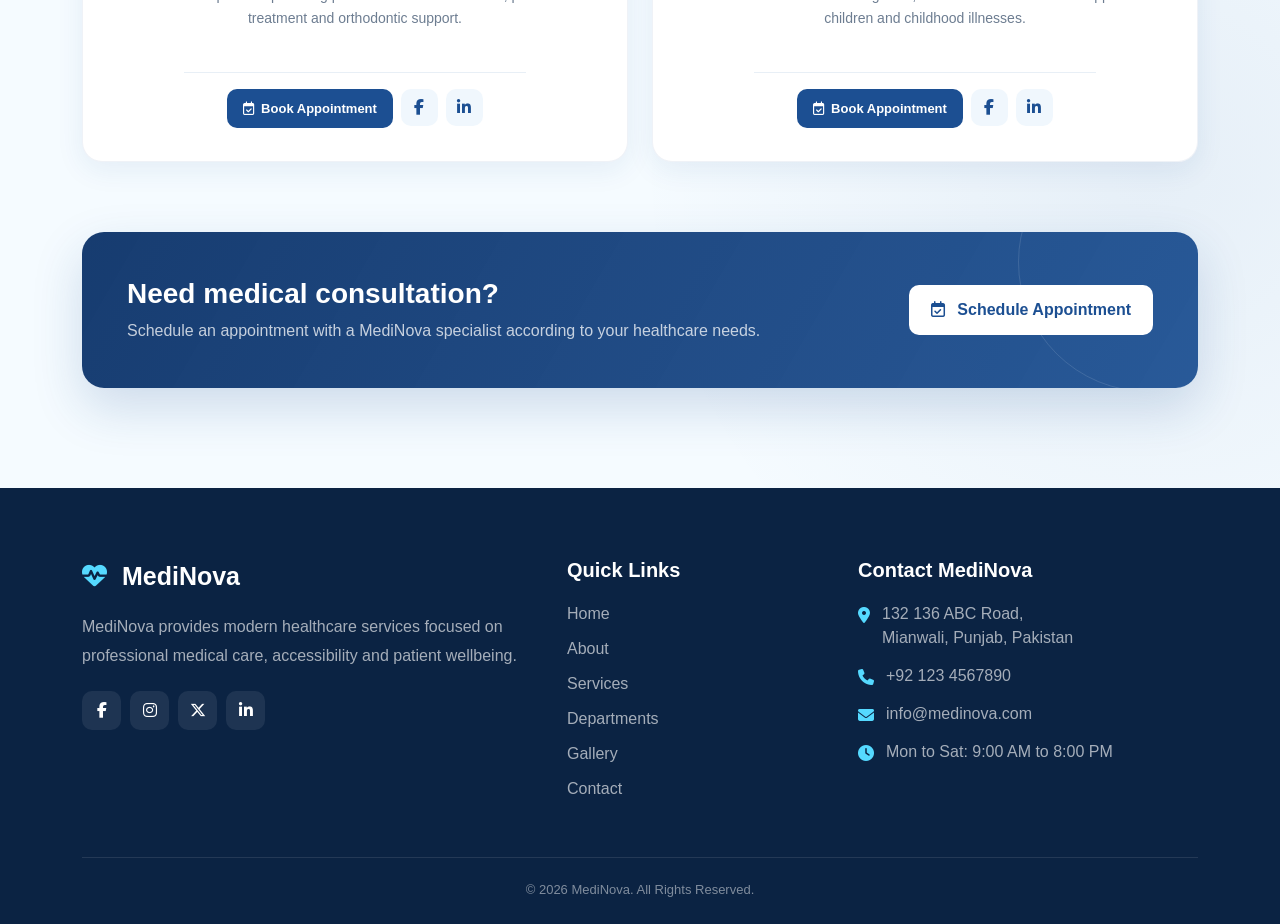
<file: doctor.html>
<!doctype html>
<html lang="en">

<head>
  <meta charset="utf-8">
  <meta name="viewport" content="width=device-width, initial-scale=1">

  <title>MediNova | Our Doctors</title>

  <link rel="stylesheet" href="./style.css">

  <link rel="stylesheet"
    href="https://cdnjs.cloudflare.com/ajax/libs/font-awesome/6.7.2/css/all.min.css">

  <link href="https://cdn.jsdelivr.net/npm/bootstrap@5.3.3/dist/css/bootstrap.min.css"
    rel="stylesheet">
</head>

<style>

  /* =========================================================
     GLOBAL
  ========================================================= */

  :root {
    --primary: #1c4f92;
    --primary-dark: #12386d;
    --secondary: #0ea5e9;
    --cyan: #55d9ff;
    --light: #f3f9ff;
    --text: #26364a;
    --muted: #6d7d91;
    --white: #ffffff;
    --shadow: 0 15px 45px rgba(28, 79, 146, 0.12);
  }

  * {
    box-sizing: border-box;
  }

  html {
    scroll-behavior: smooth;
  }

  body {
    margin: 0;
    font-family: Arial, Helvetica, sans-serif;
    color: var(--text);
    background: #ffffff;
    overflow-x: hidden;
  }

  a {
    text-decoration: none;
  }


  /* =========================================================
     NAVBAR
  ========================================================= */

  .main-navbar {
    background: rgba(255, 255, 255, 0.96);
    backdrop-filter: blur(18px);
    box-shadow: 0 5px 25px rgba(19, 56, 109, 0.08);
    padding: 13px 0;
    transition: 0.3s ease;
  }

  .navbar-brand {
    display: flex;
    align-items: center;
    gap: 11px;
    color: var(--primary) !important;
    font-weight: 800;
    font-size: 26px;
  }

  .brand-icon {
    width: 44px;
    height: 44px;
    border-radius: 13px;
    display: flex;
    align-items: center;
    justify-content: center;
    color: white;
    background: linear-gradient(
      135deg,
      var(--primary),
      var(--secondary)
    );
    box-shadow: 0 8px 20px rgba(14, 165, 233, 0.25);
  }

  .brand-text small {
    display: block;
    font-size: 9px;
    letter-spacing: 1.8px;
    color: #7c8da2;
    margin-top: -3px;
    text-transform: uppercase;
  }

  .navbar-nav {
    gap: 4px;
  }

  .navbar .nav-link {
    color: #42546b !important;
    font-weight: 600;
    padding: 10px 13px !important;
    border-radius: 9px;
    position: relative;
    transition: 0.3s ease;
  }

  .navbar .nav-link:hover {
    color: var(--primary) !important;
    background: #eef7ff;
  }

  .navbar .nav-link.active {
    color: var(--primary) !important;
    background: #eef7ff;
  }

  .navbar .nav-link.active::after {
    content: "";
    position: absolute;
    left: 13px;
    right: 13px;
    bottom: 4px;
    height: 2px;
    border-radius: 20px;
    background: var(--secondary);
  }

  .appointment-nav {
    background: linear-gradient(
      135deg,
      var(--primary),
      var(--secondary)
    );
    color: white !important;
    border-radius: 10px !important;
    padding: 11px 18px !important;
    margin-left: 7px;
    box-shadow: 0 8px 20px rgba(28, 79, 146, 0.2);
  }

  .appointment-nav:hover {
    color: white !important;
    transform: translateY(-2px);
    background: linear-gradient(
      135deg,
      var(--primary-dark),
      var(--primary)
    ) !important;
  }

  .navbar-toggler {
    border: 1px solid #dce8f4;
    padding: 8px 10px;
  }

  .navbar-toggler:focus {
    box-shadow: none;
  }


  /* =========================================================
     HERO
  ========================================================= */

  .doctor-hero {
    position: relative;
    min-height: 430px;
    margin-top: 70px;
    display: flex;
    align-items: center;
    overflow: hidden;

    background:
      linear-gradient(
        110deg,
        rgba(8, 42, 82, 0.96),
        rgba(28, 79, 146, 0.88),
        rgba(14, 165, 233, 0.68)
      ),
      url("./images/hero.jpg") center / cover no-repeat;
  }

  .doctor-hero::before {
    content: "";
    position: absolute;
    width: 430px;
    height: 430px;
    border-radius: 50%;
    border: 1px solid rgba(255,255,255,0.13);
    right: -120px;
    top: -150px;
    animation: rotateCircle 22s linear infinite;
  }

  .doctor-hero::after {
    content: "";
    position: absolute;
    width: 280px;
    height: 280px;
    border-radius: 50%;
    border: 1px solid rgba(255,255,255,0.10);
    left: -120px;
    bottom: -160px;
  }

  .hero-content {
    position: relative;
    z-index: 3;
    color: white;
    animation: heroReveal 1s ease;
  }

  .hero-badge {
    display: inline-flex;
    align-items: center;
    gap: 8px;
    padding: 9px 16px;
    border-radius: 50px;
    background: rgba(255,255,255,0.12);
    border: 1px solid rgba(255,255,255,0.20);
    backdrop-filter: blur(10px);
    font-size: 13px;
    font-weight: 600;
    margin-bottom: 20px;
  }

  .hero-badge i {
    color: var(--cyan);
  }

  .hero-title {
    font-size: clamp(42px, 6vw, 68px);
    line-height: 1.05;
    font-weight: 800;
    letter-spacing: -2px;
    margin-bottom: 18px;
  }

  .hero-title span {
    color: var(--cyan);
  }

  .hero-description {
    max-width: 680px;
    color: rgba(255,255,255,0.82);
    font-size: 17px;
    line-height: 1.8;
    margin-bottom: 25px;
  }

  .hero-buttons {
    display: flex;
    flex-wrap: wrap;
    gap: 12px;
  }

  .hero-btn-primary {
    background: white;
    color: var(--primary);
    padding: 13px 22px;
    border-radius: 10px;
    font-weight: 700;
    transition: 0.3s;
  }

  .hero-btn-primary:hover {
    background: #eaf7ff;
    color: var(--primary-dark);
    transform: translateY(-3px);
  }

  .hero-btn-outline {
    border: 1px solid rgba(255,255,255,0.4);
    color: white;
    padding: 13px 22px;
    border-radius: 10px;
    font-weight: 700;
    background: rgba(255,255,255,0.08);
    transition: 0.3s;
  }

  .hero-btn-outline:hover {
    background: white;
    color: var(--primary);
    transform: translateY(-3px);
  }


  /* =========================================================
     DOCTORS SECTION
  ========================================================= */

  .doctors-section {
    position: relative;
    padding: 100px 0;
    background:
      radial-gradient(
        circle at 8% 15%,
        rgba(14,165,233,0.10),
        transparent 28%
      ),
      radial-gradient(
        circle at 90% 80%,
        rgba(28,79,146,0.07),
        transparent 30%
      ),
      #f5fbff;
    overflow: hidden;
  }

  .section-heading {
    text-align: center;
    margin-bottom: 55px;
  }

  .section-label {
    color: var(--secondary);
    font-size: 13px;
    text-transform: uppercase;
    letter-spacing: 2px;
    font-weight: 800;
    margin-bottom: 10px;
    display: block;
  }

  .section-heading h2 {
    color: var(--primary-dark);
    font-size: clamp(32px, 4vw, 48px);
    font-weight: 800;
    margin-bottom: 15px;
  }

  .section-heading p {
    max-width: 650px;
    margin: auto;
    color: var(--muted);
    line-height: 1.8;
  }


  /* =========================================================
     DOCTOR CARD
  ========================================================= */

  .doctor-card {
    height: 100%;
    background: white;
    border: 1px solid rgba(28,79,146,0.07);
    border-radius: 20px;
    padding: 18px;
    position: relative;
    overflow: hidden;
    box-shadow: 0 8px 28px rgba(28,79,146,0.08);
    transition:
      transform 0.4s ease,
      box-shadow 0.4s ease;
    animation: cardReveal 0.8s ease both;
  }

  .doctor-card::before {
    content: "";
    position: absolute;
    left: 0;
    top: 0;
    width: 100%;
    height: 4px;
    background: linear-gradient(
      90deg,
      var(--primary),
      var(--secondary),
      var(--cyan)
    );
    transform: scaleX(0);
    transform-origin: left;
    transition: 0.4s;
  }

  .doctor-card:hover::before {
    transform: scaleX(1);
  }

  .doctor-card:hover {
    transform: translateY(-10px);
    box-shadow: 0 25px 50px rgba(28,79,146,0.15);
  }

  .doctor-image-wrapper {
    position: relative;
    width: 150px;
    height: 150px;
    margin: 10px auto 20px;
  }

  .doctor-image-wrapper::before {
    content: "";
    position: absolute;
    inset: -7px;
    border-radius: 50%;
    border: 2px dashed rgba(14,165,233,0.35);
    animation: spinSlow 15s linear infinite;
  }

  .doctor-image {
    width: 150px;
    height: 150px;
    object-fit: cover;
    border-radius: 50%;
    border: 5px solid white;
    box-shadow: 0 12px 30px rgba(28,79,146,0.18);
    position: relative;
    z-index: 2;
    transition: 0.5s ease;
  }

  .doctor-card:hover .doctor-image {
    transform: scale(1.06);
  }

  .doctor-status {
    position: absolute;
    right: 4px;
    bottom: 8px;
    width: 18px;
    height: 18px;
    background: #19b66b;
    border: 3px solid white;
    border-radius: 50%;
    z-index: 5;
  }

  .doctor-info {
    text-align: center;
    padding: 5px 10px 15px;
  }

  .doctor-name {
    color: var(--primary-dark);
    font-size: 21px;
    font-weight: 800;
    margin-bottom: 7px;
  }

  .doctor-specialty {
    display: inline-flex;
    align-items: center;
    gap: 6px;
    color: var(--primary);
    background: #eef7ff;
    padding: 7px 12px;
    border-radius: 50px;
    font-size: 12px;
    font-weight: 700;
    margin-bottom: 15px;
  }

  .doctor-description {
    color: var(--muted);
    font-size: 14px;
    line-height: 1.7;
    min-height: 72px;
  }

  .doctor-divider {
    width: 70%;
    margin: 15px auto;
    border-top: 1px solid #e8eff6;
  }

  .doctor-actions {
    display: flex;
    justify-content: center;
    gap: 8px;
    margin-top: 16px;
  }

  .doctor-social {
    width: 37px;
    height: 37px;
    border-radius: 10px;
    background: #f0f7fd;
    color: var(--primary);
    display: flex;
    align-items: center;
    justify-content: center;
    transition: 0.3s;
  }

  .doctor-social:hover {
    background: var(--primary);
    color: white;
    transform: translateY(-3px);
  }

  .doctor-book {
    display: inline-flex;
    align-items: center;
    justify-content: center;
    gap: 7px;
    background: var(--primary);
    color: white;
    border-radius: 10px;
    padding: 10px 16px;
    font-size: 13px;
    font-weight: 700;
    transition: 0.3s;
  }

  .doctor-book:hover {
    background: var(--primary-dark);
    color: white;
    transform: translateY(-2px);
  }


  /* =========================================================
     BOTTOM CTA
  ========================================================= */

  .doctor-cta {
    margin-top: 70px;
    padding: 45px;
    border-radius: 22px;
    color: white;
    background:
      linear-gradient(
        120deg,
        rgba(18,56,109,0.98),
        rgba(28,79,146,0.94)
      );
    box-shadow: 0 20px 50px rgba(28,79,146,0.18);
    position: relative;
    overflow: hidden;
  }

  .doctor-cta::after {
    content: "";
    position: absolute;
    width: 260px;
    height: 260px;
    border: 1px solid rgba(255,255,255,0.12);
    border-radius: 50%;
    right: -80px;
    top: -100px;
  }

  .doctor-cta h3 {
    font-weight: 800;
    margin-bottom: 8px;
  }

  .doctor-cta p {
    color: rgba(255,255,255,0.75);
    margin-bottom: 0;
  }

  .cta-btn {
    display: inline-block;
    background: white;
    color: var(--primary);
    padding: 13px 22px;
    border-radius: 10px;
    font-weight: 700;
    transition: 0.3s;
  }

  .cta-btn:hover {
    background: #eaf7ff;
    color: var(--primary-dark);
    transform: translateY(-3px);
  }


  /* =========================================================
     FOOTER
  ========================================================= */

  .footer {
    background: #0b2343;
    color: white;
    padding: 70px 0 25px;
  }

  .footer-brand {
    color: white;
    font-size: 25px;
    font-weight: 800;
    margin-bottom: 18px;
  }

  .footer-brand i {
    color: var(--cyan);
  }

  .footer p {
    color: rgba(255,255,255,0.63);
    line-height: 1.8;
  }

  .footer h5 {
    color: white;
    font-weight: 800;
    margin-bottom: 20px;
  }

  .footer-links {
    list-style: none;
    padding: 0;
    margin: 0;
  }

  .footer-links li {
    margin-bottom: 11px;
  }

  .footer-links a {
    color: rgba(255,255,255,0.63);
    transition: 0.3s;
  }

  .footer-links a:hover {
    color: var(--cyan);
    padding-left: 5px;
  }

  .footer-contact {
    display: flex;
    gap: 12px;
    margin-bottom: 14px;
    color: rgba(255,255,255,0.63);
  }

  .footer-contact i {
    color: var(--cyan);
    margin-top: 5px;
  }

  .social-links {
    display: flex;
    gap: 9px;
    margin-top: 20px;
  }

  .social-links a {
    width: 39px;
    height: 39px;
    display: flex;
    align-items: center;
    justify-content: center;
    border-radius: 10px;
    background: rgba(255,255,255,0.08);
    color: white;
    transition: 0.3s;
  }

  .social-links a:hover {
    background: var(--secondary);
    transform: translateY(-4px);
  }

  .footer-bottom {
    border-top: 1px solid rgba(255,255,255,0.10);
    margin-top: 45px;
    padding-top: 22px;
    text-align: center;
    color: rgba(255,255,255,0.48);
    font-size: 13px;
  }


  /* =========================================================
     ANIMATIONS
  ========================================================= */

  @keyframes heroReveal {
    from {
      opacity: 0;
      transform: translateY(35px);
    }

    to {
      opacity: 1;
      transform: translateY(0);
    }
  }

  @keyframes cardReveal {
    from {
      opacity: 0;
      transform: translateY(35px);
    }

    to {
      opacity: 1;
      transform: translateY(0);
    }
  }

  @keyframes rotateCircle {
    from {
      transform: rotate(0deg);
    }

    to {
      transform: rotate(360deg);
    }
  }

  @keyframes spinSlow {
    from {
      transform: rotate(0deg);
    }

    to {
      transform: rotate(360deg);
    }
  }


  /* =========================================================
     RESPONSIVE
  ========================================================= */

  @media (max-width: 991px) {

    .navbar-nav {
      padding-top: 15px;
    }

    .navbar .nav-link {
      margin-bottom: 3px;
    }

    .appointment-nav {
      margin-left: 0;
      margin-top: 8px;
      display: inline-block;
      text-align: center;
    }

    .doctor-hero {
      min-height: 430px;
    }

    .doctor-cta {
      text-align: center;
    }

    .doctor-cta .text-lg-end {
      text-align: center !important;
      margin-top: 25px;
    }
  }


  @media (max-width: 767px) {

    .doctor-hero {
      min-height: 500px;
    }

    .hero-title {
      font-size: 44px;
    }

    .hero-description {
      font-size: 15px;
    }

    .hero-buttons {
      flex-direction: column;
      align-items: stretch;
    }

    .hero-buttons a {
      text-align: center;
    }

    .doctors-section {
      padding: 70px 0;
    }

    .doctor-cta {
      padding: 30px 22px;
    }

    .doctor-image-wrapper,
    .doctor-image {
      width: 135px;
      height: 135px;
    }

    .footer {
      padding-top: 55px;
    }

  }

</style>


<body>


  <!-- =====================================================
       NAVBAR
  ====================================================== -->

  <nav class="navbar navbar-expand-lg fixed-top main-navbar">

    <div class="container">

      <a class="navbar-brand" href="./index.html">

        <span class="brand-icon">
          <i class="fa-solid fa-heart-pulse"></i>
        </span>

        <span class="brand-text">
          MediNova
          <small>Modern Healthcare</small>
        </span>

      </a>


      <button
        class="navbar-toggler"
        type="button"
        data-bs-toggle="collapse"
        data-bs-target="#mainNavbar"
        aria-controls="mainNavbar"
        aria-expanded="false"
        aria-label="Toggle navigation">

        <span class="navbar-toggler-icon"></span>

      </button>


      <div class="collapse navbar-collapse" id="mainNavbar">

        <ul class="navbar-nav ms-auto align-items-lg-center">

          <li class="nav-item">
            <a class="nav-link" href="./index.html">
              Home
            </a>
          </li>

          <li class="nav-item">
            <a class="nav-link" href="./about.html">
              About
            </a>
          </li>

          <li class="nav-item">
            <a class="nav-link" href="./service.html">
              Services
            </a>
          </li>

          <li class="nav-item">
            <a class="nav-link" href="./departments.html">
              Departments
            </a>
          </li>

          <li class="nav-item">
            <a class="nav-link active" href="./doctor.html">
              Doctors
            </a>
          </li>

          <li class="nav-item">
            <a class="nav-link" href="./gallery.html">
              Gallery
            </a>
          </li>

          <li class="nav-item">
            <a class="nav-link" href="./contact.html">
              Contact
            </a>
          </li>

          <li class="nav-item">
            <a class="nav-link appointment-nav"
              href="./appointment.html">

              <i class="fa-regular fa-calendar-check me-1"></i>
              Appointment

            </a>
          </li>

        </ul>

      </div>

    </div>

  </nav>



  <!-- =====================================================
       HERO
  ====================================================== -->

  <section class="doctor-hero">

    <div class="container">

      <div class="hero-content">

        <div class="hero-badge">

          <i class="fa-solid fa-user-doctor"></i>

          MediNova Medical Specialists

        </div>


        <h1 class="hero-title">

          Meet Our
          <span>Doctors</span>

        </h1>


        <p class="hero-description">

          Meet the healthcare professionals at MediNova who are
          dedicated to providing reliable medical care, professional
          guidance and a patient focused healthcare experience.

        </p>


        <div class="hero-buttons">

          <a href="./appointment.html"
            class="hero-btn-primary">

            <i class="fa-regular fa-calendar-check me-2"></i>

            Book Appointment

          </a>


          <a href="./departments.html"
            class="hero-btn-outline">

            Explore Departments

            <i class="fa-solid fa-arrow-right ms-2"></i>

          </a>

        </div>

      </div>

    </div>

  </section>



  <!-- =====================================================
       DOCTORS
  ====================================================== -->

  <section class="doctors-section">

    <div class="container">


      <div class="section-heading">

        <span class="section-label">
          Our Specialists
        </span>

        <h2>
          Experienced Medical Professionals
        </h2>

        <p>
          Our doctors represent different medical specialties and
          are focused on providing professional consultation and
          patient centered care.
        </p>

      </div>


      <div class="row g-4">


        <!-- =================================================
             DOCTOR 1
        ================================================== -->

        <div class="col-lg-6 col-md-6">

          <div class="doctor-card">

            <div class="doctor-image-wrapper">

              <img
                src="./images/doctors-1.jpg"
                class="doctor-image"
                alt="Dr. Hassan Malik">

              <span class="doctor-status"></span>

            </div>


            <div class="doctor-info">

              <h3 class="doctor-name">
                Dr. Hassan Malik
              </h3>


              <div class="doctor-specialty">

                <i class="fa-solid fa-heart-pulse"></i>

                Interventional Cardiology

              </div>


              <p class="doctor-description">

                Interventional Cardiologist and Cardiac
                Electrophysiology Specialist focused on
                cardiovascular assessment and treatment.

              </p>


              <div class="doctor-divider"></div>


              <div class="doctor-actions">

                <a href="./appointment.html"
                  class="doctor-book">

                  <i class="fa-regular fa-calendar-check"></i>

                  Book Appointment

                </a>


                <a href="#"
                  class="doctor-social"
                  title="Facebook">

                  <i class="fa-brands fa-facebook-f"></i>

                </a>


                <a href="#"
                  class="doctor-social"
                  title="LinkedIn">

                  <i class="fa-brands fa-linkedin-in"></i>

                </a>

              </div>

            </div>

          </div>

        </div>



        <!-- =================================================
             DOCTOR 2
        ================================================== -->

        <div class="col-lg-6 col-md-6">

          <div class="doctor-card">

            <div class="doctor-image-wrapper">

              <img
                src="./images/doctors-2.jpg"
                class="doctor-image"
                alt="Dr. Ayesha Khan">

              <span class="doctor-status"></span>

            </div>


            <div class="doctor-info">

              <h3 class="doctor-name">
                Dr. Ayesha Khan
              </h3>


              <div class="doctor-specialty">

                <i class="fa-solid fa-brain"></i>

                Neurology

              </div>


              <p class="doctor-description">

                Neurologist specializing in neurological
                assessment and neuromuscular disorders with
                a focus on comprehensive patient care.

              </p>


              <div class="doctor-divider"></div>


              <div class="doctor-actions">

                <a href="./appointment.html"
                  class="doctor-book">

                  <i class="fa-regular fa-calendar-check"></i>

                  Book Appointment

                </a>


                <a href="#"
                  class="doctor-social"
                  title="Facebook">

                  <i class="fa-brands fa-facebook-f"></i>

                </a>


                <a href="#"
                  class="doctor-social"
                  title="LinkedIn">

                  <i class="fa-brands fa-linkedin-in"></i>

                </a>

              </div>

            </div>

          </div>

        </div>



        <!-- =================================================
             DOCTOR 3
        ================================================== -->

        <div class="col-lg-6 col-md-6">

          <div class="doctor-card">

            <div class="doctor-image-wrapper">

              <img
                src="./images/doctors-3.jpg"
                class="doctor-image"
                alt="Dr. Ali Hamza">

              <span class="doctor-status"></span>

            </div>


            <div class="doctor-info">

              <h3 class="doctor-name">
                Dr. Ali Hamza
              </h3>


              <div class="doctor-specialty">

                <i class="fa-solid fa-tooth"></i>

                Dental Specialist

              </div>


              <p class="doctor-description">

                Dental care specialist providing professional
                oral healthcare, preventive treatment and
                orthodontic support.

              </p>


              <div class="doctor-divider"></div>


              <div class="doctor-actions">

                <a href="./appointment.html"
                  class="doctor-book">

                  <i class="fa-regular fa-calendar-check"></i>

                  Book Appointment

                </a>


                <a href="#"
                  class="doctor-social"
                  title="Facebook">

                  <i class="fa-brands fa-facebook-f"></i>

                </a>


                <a href="#"
                  class="doctor-social"
                  title="LinkedIn">

                  <i class="fa-brands fa-linkedin-in"></i>

                </a>

              </div>

            </div>

          </div>

        </div>



        <!-- =================================================
             DOCTOR 4
        ================================================== -->

        <div class="col-lg-6 col-md-6">

          <div class="doctor-card">

            <div class="doctor-image-wrapper">

              <img
                src="./images/doctors-4.jpg"
                class="doctor-image"
                alt="Dr. Hassan Malik">

              <span class="doctor-status"></span>

            </div>


            <div class="doctor-info">

              <h3 class="doctor-name">
                Dr. Sahra Ahmad
              </h3>


              <div class="doctor-specialty">

                <i class="fa-solid fa-child"></i>

                Pediatrics

              </div>


              <p class="doctor-description">

                Pediatrician focused on diagnosis, treatment
                and healthcare support for children and
                childhood illnesses.

              </p>


              <div class="doctor-divider"></div>


              <div class="doctor-actions">

                <a href="./appointment.html"
                  class="doctor-book">

                  <i class="fa-regular fa-calendar-check"></i>

                  Book Appointment

                </a>


                <a href="#"
                  class="doctor-social"
                  title="Facebook">

                  <i class="fa-brands fa-facebook-f"></i>

                </a>


                <a href="#"
                  class="doctor-social"
                  title="LinkedIn">

                  <i class="fa-brands fa-linkedin-in"></i>

                </a>

              </div>

            </div>

          </div>

        </div>

      </div>



      <!-- =================================================
           CTA
      ================================================== -->

      <div class="doctor-cta">

        <div class="row align-items-center">

          <div class="col-lg-8">

            <h3>
              Need medical consultation?
            </h3>

            <p>
              Schedule an appointment with a MediNova specialist
              according to your healthcare needs.
            </p>

          </div>


          <div class="col-lg-4 text-lg-end">

            <a href="./appointment.html"
              class="cta-btn">

              <i class="fa-regular fa-calendar-check me-2"></i>

              Schedule Appointment

            </a>

          </div>

        </div>

      </div>

    </div>

  </section>



  <!-- =====================================================
       FOOTER
  ====================================================== -->

  <footer class="footer">

    <div class="container">

      <div class="row g-5">


        <!-- ABOUT -->

        <div class="col-lg-5 col-md-6">

          <div class="footer-brand">

            <i class="fa-solid fa-heart-pulse me-2"></i>

            MediNova

          </div>

          <p>

            MediNova provides modern healthcare services focused
            on professional medical care, accessibility and
            patient wellbeing.

          </p>


          <div class="social-links">

            <a href="#">
              <i class="fa-brands fa-facebook-f"></i>
            </a>

            <a href="#">
              <i class="fa-brands fa-instagram"></i>
            </a>

            <a href="#">
              <i class="fa-brands fa-x-twitter"></i>
            </a>

            <a href="#">
              <i class="fa-brands fa-linkedin-in"></i>
            </a>

          </div>

        </div>



        <!-- LINKS -->

        <div class="col-lg-3 col-md-6">

          <h5>
            Quick Links
          </h5>

          <ul class="footer-links">

            <li>
              <a href="./index.html">
                Home
              </a>
            </li>

            <li>
              <a href="./about.html">
                About
              </a>
            </li>

            <li>
              <a href="./service.html">
                Services
              </a>
            </li>

            <li>
              <a href="./departments.html">
                Departments
              </a>
            </li>

            <li>
              <a href="./gallery.html">
                Gallery
              </a>
            </li>

            <li>
              <a href="./contact.html">
                Contact
              </a>
            </li>

          </ul>

        </div>



        <!-- CONTACT -->

        <div class="col-lg-4 col-md-12">

          <h5>
            Contact MediNova
          </h5>


          <div class="footer-contact">

            <i class="fa-solid fa-location-dot"></i>

            <span>
              132 136 ABC Road,<br>
              Mianwali, Punjab, Pakistan
            </span>

          </div>


          <div class="footer-contact">

            <i class="fa-solid fa-phone"></i>

            <span>
              +92 123 4567890
            </span>

          </div>


          <div class="footer-contact">

            <i class="fa-solid fa-envelope"></i>

            <span>
              info@medinova.com
            </span>

          </div>


          <div class="footer-contact">

            <i class="fa-solid fa-clock"></i>

            <span>
              Mon to Sat: 9:00 AM to 8:00 PM
            </span>

          </div>

        </div>

      </div>


      <div class="footer-bottom">

        © 2026 MediNova. All Rights Reserved.

      </div>

    </div>

  </footer>



  <!-- =====================================================
       BOOTSTRAP JS
  ====================================================== -->

  <script
    src="https://cdn.jsdelivr.net/npm/bootstrap@5.3.3/dist/js/bootstrap.bundle.min.js">
  </script>


  <!-- =====================================================
       JAVASCRIPT
  ====================================================== -->

  <script>

    /* Navbar shadow on scroll */

    window.addEventListener("scroll", function () {

      const navbar =
        document.querySelector(".main-navbar");

      if (window.scrollY > 30) {

        navbar.style.boxShadow =
          "0 8px 30px rgba(28,79,146,0.13)";

      } else {

        navbar.style.boxShadow =
          "0 5px 25px rgba(19,56,109,0.08)";

      }

    });


    /* Close mobile navbar after navigation */

    document
      .querySelectorAll(".navbar-nav .nav-link")
      .forEach(function (link) {

        link.addEventListener("click", function () {

          const navbar =
            document.getElementById("mainNavbar");

          if (navbar.classList.contains("show")) {

            bootstrap.Collapse
              .getOrCreateInstance(navbar)
              .hide();

          }

        });

      });

  </script>

</body>

</html>
</file>
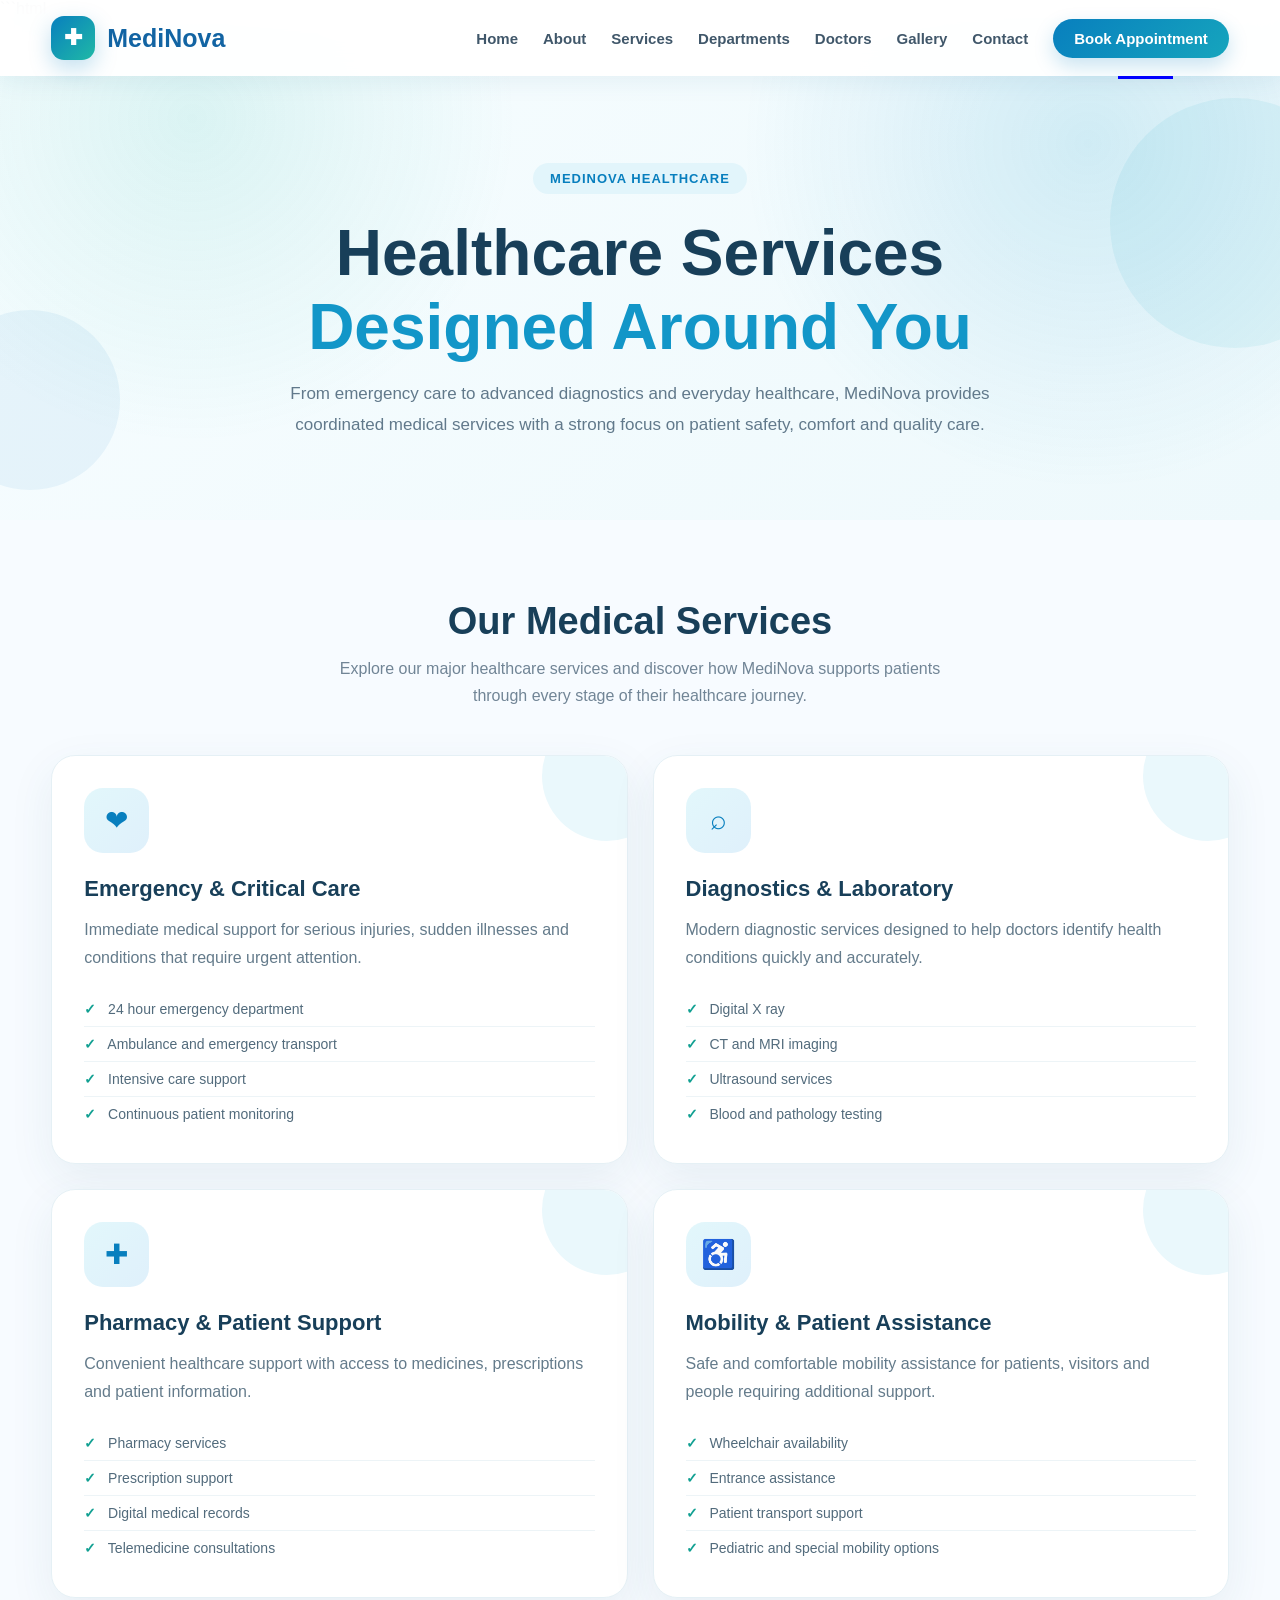
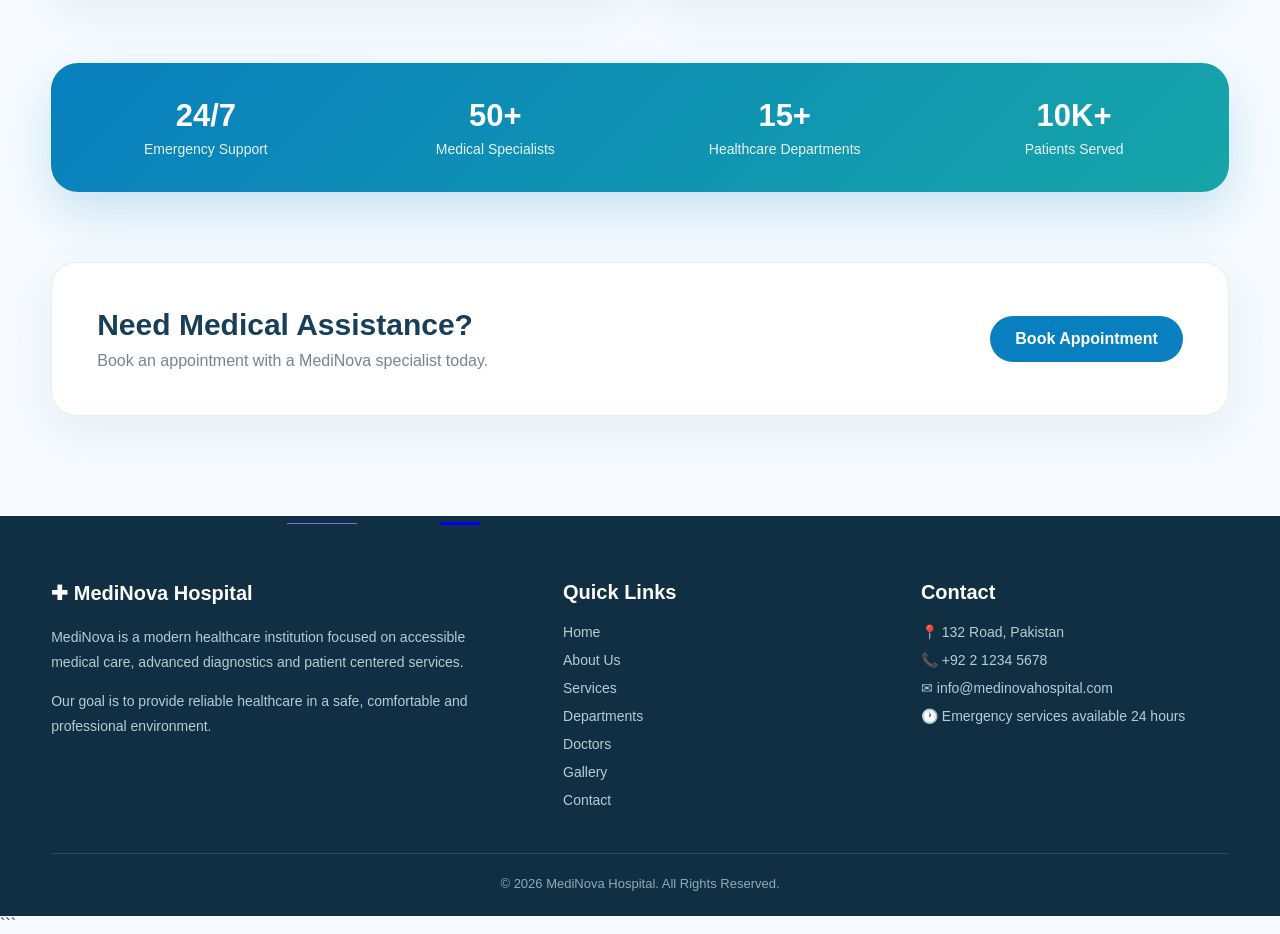
<file: service.html>
```html
<!doctype html>
<html lang="en">

<head>
  <meta charset="utf-8">
  <meta name="viewport" content="width=device-width, initial-scale=1">

  <title>MediNova Hospital | Services</title>

  <link rel="stylesheet" href="./style.css">

  <style>
    * {
      box-sizing: border-box;
      scroll-behavior: smooth;
    }

    body {
      margin: 0;
      font-family: Arial, Helvetica, sans-serif;
      background: #f7fbff;
      color: #263746;
    }

    a {
      text-decoration: none;
    }

    .nav {
      position: fixed;
      top: 0;
      left: 0;
      width: 100%;
      height: 76px;
      background: rgba(255, 255, 255, 0.96);
      backdrop-filter: blur(14px);
      display: flex;
      align-items: center;
      z-index: 1000;
      box-shadow: 0 4px 24px rgba(27, 86, 125, 0.08);
    }

    .navinner {
      width: 92%;
      max-width: 1280px;
      margin: auto;
      display: flex;
      align-items: center;
      justify-content: space-between;
    }

    .brand {
      display: flex;
      align-items: center;
      gap: 12px;
      color: #1264a3;
      font-size: 25px;
      font-weight: 800;
    }

    .brandicon {
      width: 44px;
      height: 44px;
      border-radius: 13px;
      background: linear-gradient(135deg, #087fbe, #20b9a6);
      color: white;
      display: flex;
      align-items: center;
      justify-content: center;
      font-size: 22px;
      box-shadow: 0 8px 22px rgba(8, 127, 190, 0.25);
    }

    .links {
      display: flex;
      align-items: center;
      gap: 25px;
    }

    .links a {
      color: #40576a;
      font-size: 15px;
      font-weight: 600;
      position: relative;
      padding: 8px 0;
      transition: 0.3s;
    }

    .links a::after {
      content: "";
      position: absolute;
      left: 0;
      bottom: 0;
      width: 0;
      height: 2px;
      background: #1296c8;
      transition: 0.3s;
    }

    .links a:hover {
      color: #087fbe;
    }

    .links a:hover::after {
      width: 100%;
    }

    .appointment {
      background: linear-gradient(135deg, #087fbe, #16a5bd);
      color: white !important;
      padding: 11px 21px !important;
      border-radius: 30px;
      box-shadow: 0 8px 20px rgba(8, 127, 190, 0.22);
    }

    .appointment::after {
      display: none;
    }

    .hero {
      min-height: 430px;
      padding: 145px 20px 80px;
      text-align: center;
      background:
        radial-gradient(circle at 15% 20%, rgba(34, 185, 166, 0.13), transparent 28%),
        radial-gradient(circle at 85% 25%, rgba(18, 150, 200, 0.15), transparent 30%),
        linear-gradient(135deg, #f7fdff, #eef9fc);
      position: relative;
      overflow: hidden;
    }

    .hero::before {
      content: "";
      position: absolute;
      width: 250px;
      height: 250px;
      border-radius: 50%;
      background: rgba(23, 165, 189, 0.08);
      right: -80px;
      top: 80px;
      animation: float 5s ease-in-out infinite;
    }

    .hero::after {
      content: "";
      position: absolute;
      width: 180px;
      height: 180px;
      border-radius: 50%;
      background: rgba(17, 127, 190, 0.07);
      left: -60px;
      bottom: 30px;
      animation: float 6s ease-in-out infinite reverse;
    }

    .eyebrow {
      display: inline-block;
      padding: 8px 17px;
      border-radius: 30px;
      background: #e2f5fb;
      color: #087fbe;
      font-size: 13px;
      font-weight: 700;
      letter-spacing: 1px;
      text-transform: uppercase;
      position: relative;
      z-index: 2;
    }

    .hero h1 {
      margin: 22px 0 15px;
      color: #183f59;
      font-size: clamp(38px, 6vw, 64px);
      font-weight: 800;
      position: relative;
      z-index: 2;
    }

    .hero h1 span {
      color: #1296c8;
    }

    .hero p {
      max-width: 720px;
      margin: auto;
      color: #61798b;
      line-height: 1.8;
      font-size: 17px;
      position: relative;
      z-index: 2;
    }

    .services {
      width: 92%;
      max-width: 1200px;
      margin: 0 auto;
      padding: 80px 0 100px;
    }

    .sectiontitle {
      text-align: center;
      margin-bottom: 45px;
    }

    .sectiontitle h2 {
      margin: 0 0 12px;
      color: #183f59;
      font-size: 38px;
      font-weight: 800;
    }

    .sectiontitle p {
      max-width: 650px;
      margin: auto;
      color: #718596;
      line-height: 1.7;
    }

    .servicegrid {
      display: grid;
      grid-template-columns: repeat(2, 1fr);
      gap: 25px;
    }

    .servicecard {
      background: white;
      border: 1px solid #e5f0f5;
      border-radius: 24px;
      padding: 32px;
      position: relative;
      overflow: hidden;
      box-shadow: 0 15px 45px rgba(35, 87, 119, 0.08);
      transition: 0.4s ease;
      animation: reveal 0.8s ease both;
    }

    .servicecard:nth-child(2) {
      animation-delay: 0.1s;
    }

    .servicecard:nth-child(3) {
      animation-delay: 0.2s;
    }

    .servicecard:nth-child(4) {
      animation-delay: 0.3s;
    }

    .servicecard::before {
      content: "";
      position: absolute;
      width: 130px;
      height: 130px;
      border-radius: 50%;
      background: #eaf8fc;
      right: -45px;
      top: -45px;
      transition: 0.4s;
    }

    .servicecard:hover {
      transform: translateY(-9px);
      box-shadow: 0 25px 60px rgba(35, 87, 119, 0.15);
      border-color: #cdeaf3;
    }

    .servicecard:hover::before {
      transform: scale(1.35);
      background: #dff5fa;
    }

    .iconbox {
      width: 65px;
      height: 65px;
      border-radius: 19px;
      background: linear-gradient(135deg, #e2f7fb, #dff0fb);
      color: #087fbe;
      display: flex;
      align-items: center;
      justify-content: center;
      font-size: 28px;
      margin-bottom: 23px;
      position: relative;
      z-index: 2;
      transition: 0.4s;
    }

    .servicecard:hover .iconbox {
      transform: rotate(6deg) scale(1.08);
      background: linear-gradient(135deg, #087fbe, #20b9a6);
      color: white;
    }

    .servicecard h3 {
      color: #183f59;
      margin: 0 0 14px;
      font-size: 22px;
      position: relative;
      z-index: 2;
    }

    .servicecard p {
      color: #647b8b;
      line-height: 1.75;
      margin: 0 0 16px;
      position: relative;
      z-index: 2;
    }

    .servicecard ul {
      padding: 0;
      margin: 20px 0 0;
      list-style: none;
      position: relative;
      z-index: 2;
    }

    .servicecard li {
      padding: 9px 0;
      color: #526b7c;
      border-bottom: 1px solid #edf4f7;
      font-size: 14px;
    }

    .servicecard li:last-child {
      border-bottom: 0;
    }

    .servicecard li span {
      color: #12a092;
      font-weight: 800;
      margin-right: 8px;
    }

    .stats {
      margin-top: 65px;
      background: linear-gradient(135deg, #087fbe, #16a5a8);
      border-radius: 27px;
      padding: 35px 20px;
      display: grid;
      grid-template-columns: repeat(4, 1fr);
      gap: 20px;
      color: white;
      box-shadow: 0 20px 50px rgba(8, 127, 190, 0.2);
    }

    .stat {
      text-align: center;
    }

    .stat strong {
      display: block;
      font-size: 31px;
      margin-bottom: 7px;
    }

    .stat span {
      font-size: 14px;
      opacity: 0.9;
    }

    .cta {
      margin-top: 70px;
      background: white;
      border-radius: 26px;
      padding: 45px;
      display: flex;
      align-items: center;
      justify-content: space-between;
      gap: 30px;
      box-shadow: 0 15px 50px rgba(31, 84, 117, 0.09);
      border: 1px solid #e4eff4;
    }

    .cta h2 {
      margin: 0 0 10px;
      color: #183f59;
      font-size: 30px;
    }

    .cta p {
      margin: 0;
      color: #718596;
    }

    .ctabutton {
      background: #087fbe;
      color: white;
      padding: 14px 25px;
      border-radius: 30px;
      white-space: nowrap;
      font-weight: 700;
      transition: 0.3s;
    }

    .ctabutton:hover {
      background: #056a9f;
      transform: translateY(-2px);
      color: white;
    }

    footer {
      background: #102f43;
      color: #d7e6ee;
      padding: 65px 0 25px;
    }

    .footergrid {
      width: 92%;
      max-width: 1200px;
      margin: auto;
      display: grid;
      grid-template-columns: 1.5fr 1fr 1fr;
      gap: 50px;
    }

    footer h3 {
      color: white;
      margin: 0 0 20px;
      font-size: 20px;
    }

    footer p {
      line-height: 1.8;
      color: #b8cbd5;
      font-size: 14px;
    }

    .footerlinks {
      display: flex;
      flex-direction: column;
      gap: 12px;
    }

    .footerlinks a {
      color: #b8cbd5;
      transition: 0.3s;
      font-size: 14px;
    }

    .footerlinks a:hover {
      color: white;
      padding-left: 5px;
    }

    .contactline {
      margin: 12px 0;
      color: #b8cbd5;
      font-size: 14px;
    }

    .bottom {
      width: 92%;
      max-width: 1200px;
      margin: 45px auto 0;
      padding-top: 22px;
      border-top: 1px solid rgba(255, 255, 255, 0.12);
      text-align: center;
      color: #91aab8;
      font-size: 13px;
    }

    @keyframes reveal {
      from {
        opacity: 0;
        transform: translateY(30px);
      }

      to {
        opacity: 1;
        transform: translateY(0);
      }
    }

    @keyframes float {
      0%,
      100% {
        transform: translateY(0);
      }

      50% {
        transform: translateY(-18px);
      }
    }

    @media (max-width: 900px) {
      .links {
        display: none;
      }

      .servicegrid {
        grid-template-columns: 1fr;
      }

      .stats {
        grid-template-columns: repeat(2, 1fr);
      }

      .footergrid {
        grid-template-columns: 1fr 1fr;
      }

      .cta {
        flex-direction: column;
        align-items: flex-start;
      }
    }

    @media (max-width: 600px) {
      .nav {
        height: 68px;
      }

      .brand {
        font-size: 20px;
      }

      .brandicon {
        width: 38px;
        height: 38px;
      }

      .hero {
        padding-top: 120px;
      }

      .hero h1 {
        font-size: 40px;
      }

      .hero p {
        font-size: 15px;
      }

      .services {
        padding-top: 55px;
      }

      .sectiontitle h2 {
        font-size: 30px;
      }

      .servicecard {
        padding: 25px;
      }

      .stats {
        grid-template-columns: 1fr 1fr;
        padding: 25px 12px;
      }

      .stat strong {
        font-size: 25px;
      }

      .cta {
        padding: 30px;
      }

      .footergrid {
        grid-template-columns: 1fr;
        gap: 35px;
      }
    }
  </style>
</head>

<body>

  <nav class="nav">
    <div class="navinner">

      <a href="./index.html" class="brand">
        <div class="brandicon">✚</div>
        MediNova
      </a>

      <div class="links">
        <a href="./index.html">Home</a>
        <a href="./about.html">About</a>
        <a href="./service.html">Services</a>
        <a href="./departments.html">Departments</a>
        <a href="./doctor.html">Doctors</a>
        <a href="./gallery.html">Gallery</a>
        <a href="./contact.html">Contact</a>
        <a href="./appointment.html" class="appointment">Book Appointment</a>
      </div>

    </div>
  </nav>


  <section class="hero">

    <div class="eyebrow">MediNova Healthcare</div>

    <h1>Healthcare Services<br><span>Designed Around You</span></h1>

    <p>
      From emergency care to advanced diagnostics and everyday healthcare,
      MediNova provides coordinated medical services with a strong focus on
      patient safety, comfort and quality care.
    </p>

  </section>


  <main class="services">

    <div class="sectiontitle">
      <h2>Our Medical Services</h2>
      <p>
        Explore our major healthcare services and discover how MediNova
        supports patients through every stage of their healthcare journey.
      </p>
    </div>


    <div class="servicegrid">

      <article class="servicecard">

        <div class="iconbox">❤</div>

        <h3>Emergency & Critical Care</h3>

        <p>
          Immediate medical support for serious injuries, sudden illnesses
          and conditions that require urgent attention.
        </p>

        <ul>
          <li><span>✓</span> 24 hour emergency department</li>
          <li><span>✓</span> Ambulance and emergency transport</li>
          <li><span>✓</span> Intensive care support</li>
          <li><span>✓</span> Continuous patient monitoring</li>
        </ul>

      </article>


      <article class="servicecard">

        <div class="iconbox">⌕</div>

        <h3>Diagnostics & Laboratory</h3>

        <p>
          Modern diagnostic services designed to help doctors identify
          health conditions quickly and accurately.
        </p>

        <ul>
          <li><span>✓</span> Digital X ray</li>
          <li><span>✓</span> CT and MRI imaging</li>
          <li><span>✓</span> Ultrasound services</li>
          <li><span>✓</span> Blood and pathology testing</li>
        </ul>

      </article>


      <article class="servicecard">

        <div class="iconbox">✚</div>

        <h3>Pharmacy & Patient Support</h3>

        <p>
          Convenient healthcare support with access to medicines,
          prescriptions and patient information.
        </p>

        <ul>
          <li><span>✓</span> Pharmacy services</li>
          <li><span>✓</span> Prescription support</li>
          <li><span>✓</span> Digital medical records</li>
          <li><span>✓</span> Telemedicine consultations</li>
        </ul>

      </article>


      <article class="servicecard">

        <div class="iconbox">♿</div>

        <h3>Mobility & Patient Assistance</h3>

        <p>
          Safe and comfortable mobility assistance for patients,
          visitors and people requiring additional support.
        </p>

        <ul>
          <li><span>✓</span> Wheelchair availability</li>
          <li><span>✓</span> Entrance assistance</li>
          <li><span>✓</span> Patient transport support</li>
          <li><span>✓</span> Pediatric and special mobility options</li>
        </ul>

      </article>

    </div>


    <div class="stats">

      <div class="stat">
        <strong>24/7</strong>
        <span>Emergency Support</span>
      </div>

      <div class="stat">
        <strong>50+</strong>
        <span>Medical Specialists</span>
      </div>

      <div class="stat">
        <strong>15+</strong>
        <span>Healthcare Departments</span>
      </div>

      <div class="stat">
        <strong>10K+</strong>
        <span>Patients Served</span>
      </div>

    </div>


    <div class="cta">

      <div>
        <h2>Need Medical Assistance?</h2>
        <p>
          Book an appointment with a MediNova specialist today.
        </p>
      </div>

      <a href="./appointment.html" class="ctabutton">
        Book Appointment
      </a>

    </div>

  </main>


  <footer>

    <div class="footergrid">

      <div>
        <h3>✚ MediNova Hospital</h3>

        <p>
          MediNova is a modern healthcare institution focused on
          accessible medical care, advanced diagnostics and patient
          centered services.
        </p>

        <p>
          Our goal is to provide reliable healthcare in a safe,
          comfortable and professional environment.
        </p>
      </div>


      <div>

        <h3>Quick Links</h3>

        <div class="footerlinks">
          <a href="./index.html">Home</a>
          <a href="./about.html">About Us</a>
          <a href="./service.html">Services</a>
          <a href="./departments.html">Departments</a>
          <a href="./doctor.html">Doctors</a>
          <a href="./gallery.html">Gallery</a>
          <a href="./contact.html">Contact</a>
        </div>

      </div>


      <div>

        <h3>Contact</h3>

        <div class="contactline">
          📍 132 Road, Pakistan
        </div>

        <div class="contactline">
          📞 +92 2 1234 5678
        </div>

        <div class="contactline">
          ✉ info@medinovahospital.com
        </div>

        <div class="contactline">
          🕐 Emergency services available 24 hours
        </div>

      </div>

    </div>


    <div class="bottom">
      © 2026 MediNova Hospital. All Rights Reserved.
    </div>

  </footer>

</body>

</html>
```
</file>
<file: style.css>
.size{
    height: 700px;
    width: 100%;
}
.navbar-collapse{
    margin-left: 400px;
    
}
.navbar-collapse .navbar-nav a:hover{
    color: #11a4ff;
    transition: 0.2s;
 
}

.h1{
    
    color: darkslateblue;
}

.head{
    margin-top: 120px;
}


.text-primary{
    color: #2c4964 !important;
}

.department{
    position: relative;
    width: fit-content;
}

.department::before{
    content: "";
    position: absolute;
    width: 2px;
    height: 62px;
    background-color: blue;
    left: -5%;
    bottom: -8px;
}

.department::after{
    content: "";
    position: absolute;
    width: 105%;
    height: 62px;
    background-color: rgba(100, 100, 244, 0.148);
    right: 0%;
    bottom: -8px;
    z-index: -6;
}

.section-1-card{
    min-height: 700px;
    background-image: url(./images/hero.jpg);
    background-size: cover;
    padding-top: 100px;
    background-position: center;
    background-repeat: no-repeat;
}

.Services{
    position: relative;
    width: fit-content;
}
.Services::before{
    content: "";
    position: absolute;
    width: 40px;
    height: 3px;
    background-color: blue;
    left: 33%;
    z-index: 1;
    bottom: -9px;
}

.Services::after{
    content: "";
    position: absolute;
    width: 70px;
    height: 1px;
    background-color: rgb(114, 114, 255);
    bottom: -8px;
    left: 20%;
  
}

.Doctor{
    position: relative;
    width: fit-content;
}
.Doctor::before{
    content: "";
    position: absolute;
    width: 30px;
    height: 3px;
    background-color: blue;
    left: 35%;
    z-index: 1;
    bottom: -9px;
}

.Doctor::after{
    content: "";
    position: absolute;
    width: 60px;
    height: 1px;
    background-color: rgb(114, 114, 255);
    bottom: -8px;
    left: 22%;
  
}

.zoom:hover{
    width: 100%;
    cursor: pointer;
    transition: 0.9s;
    transform: scale(0.9);
    
}
.zoom1:hover{
    cursor: auto;
    transition: 0.9s ease;
    transform: scale(0.9);
}
.gallery .gallery-item img {
    transition: all ease-in-out 0.4s;
}


.Question{
    position: relative;
    width: fit-content;
}
.Question::before{
    content: "";
    position: absolute;
    width: 60px;
    height: 3px;
    background-color: blue;
    left: 42%;
    z-index: 1;
    bottom: -21px;
}

.Question::after{
    content: "";
    position: absolute;
    width: 200px;
    height: 1px;
    background-color: rgb(114, 114, 255);
    bottom: -20px;
    left: 25%; 
}

.Appointment{
    position: relative;
    width: fit-content;
}
.Appointment::before{
    content: "";
    position: absolute;
    width: 55px;
    height: 3px;
    background-color: blue;
    left: 37%;
    z-index: 1;
    bottom: -21px;
}

.Appointment::after{
    content: "";
    position: absolute;
    width: 130px;
    height: 1px;
    background-color: rgb(114, 114, 255);
    bottom: -20px;
    left: 20%; 
}
.Gallery{
    position: relative;
    width: fit-content;
}
.Gallery::before{
    content: "";
    position: absolute;
    width: 28px;
    height: 3px;
    background-color: blue;
    left: 35%;
    z-index: 1;
    bottom: -21px;
}

.Gallery::after{
    content: "";
    position: absolute;
    width: 60px;
    height: 1px;
    background-color: rgb(114, 114, 255);
    bottom: -20px;
    left: 20%; 
}
.contact{
    position: relative;
    width: fit-content;
}
.contact::before{
    content: "";
    position: absolute;
    width: 40px;
    height: 3px;
    background-color: blue;
    left: 35%;
    z-index: 1;
    bottom: -21px;
}

.contact::after{
    content: "";
    position: absolute;
    width: 75px;
    height: 1px;
    background-color: rgb(114, 114, 255);
    bottom: -20px;
    left: 20%; 
}
.patient{
    position: relative;
    width: fit-content;
}
.patient::before{
    content: "";
    position: absolute;
    width: 40px;
    height: 3px;
    background-color: blue;
    left: 40%;
    z-index: 1;
    bottom: -21px;
}

.patient::after{
    content: "";
    position: absolute;
    width: 200px;
    height: 1px;
    background-color: rgb(114, 114, 255);
    bottom: -20px;
    left: 20%; 
}


.carousel-indicators [data-bs-target]{
    background-color: rgba(0, 0, 255, 0.575) !important;
    width: 10px !important;
    height: 10px !important;
    border-radius: 50% !important;
}
</file>
